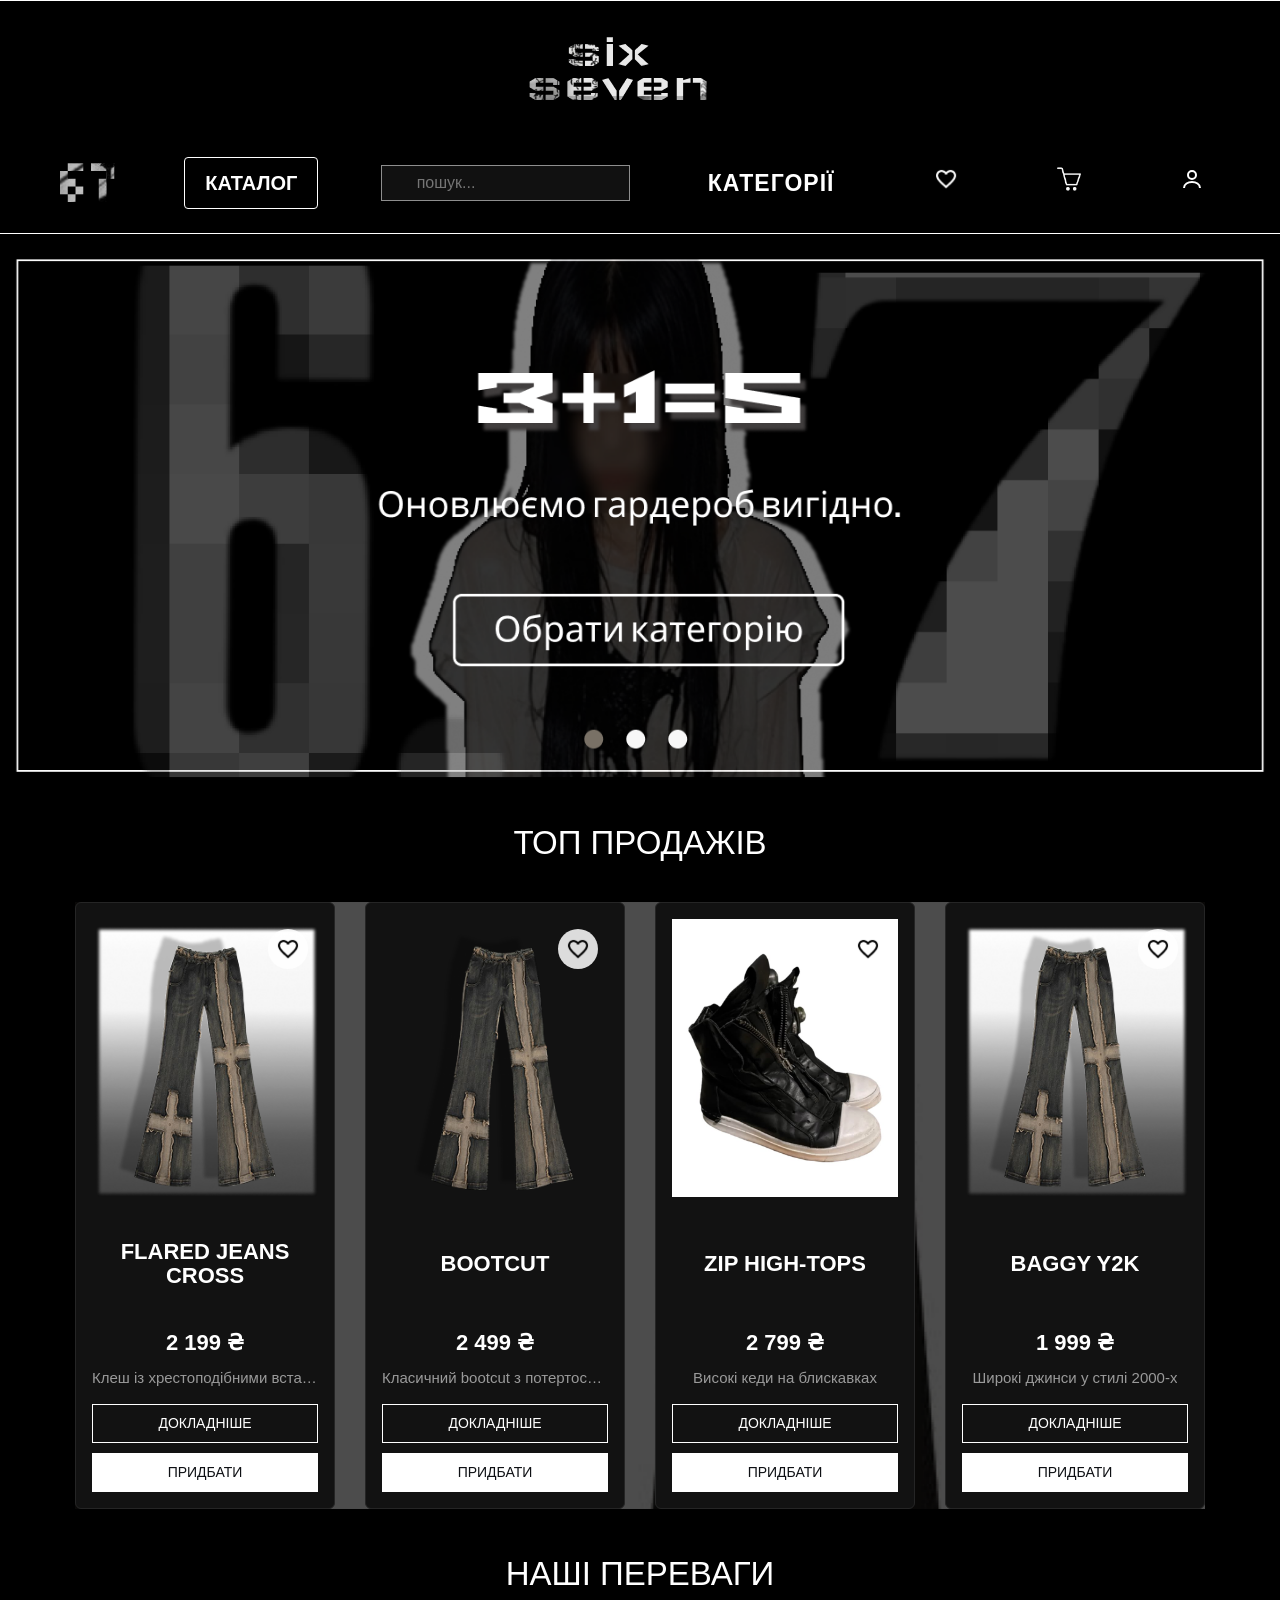
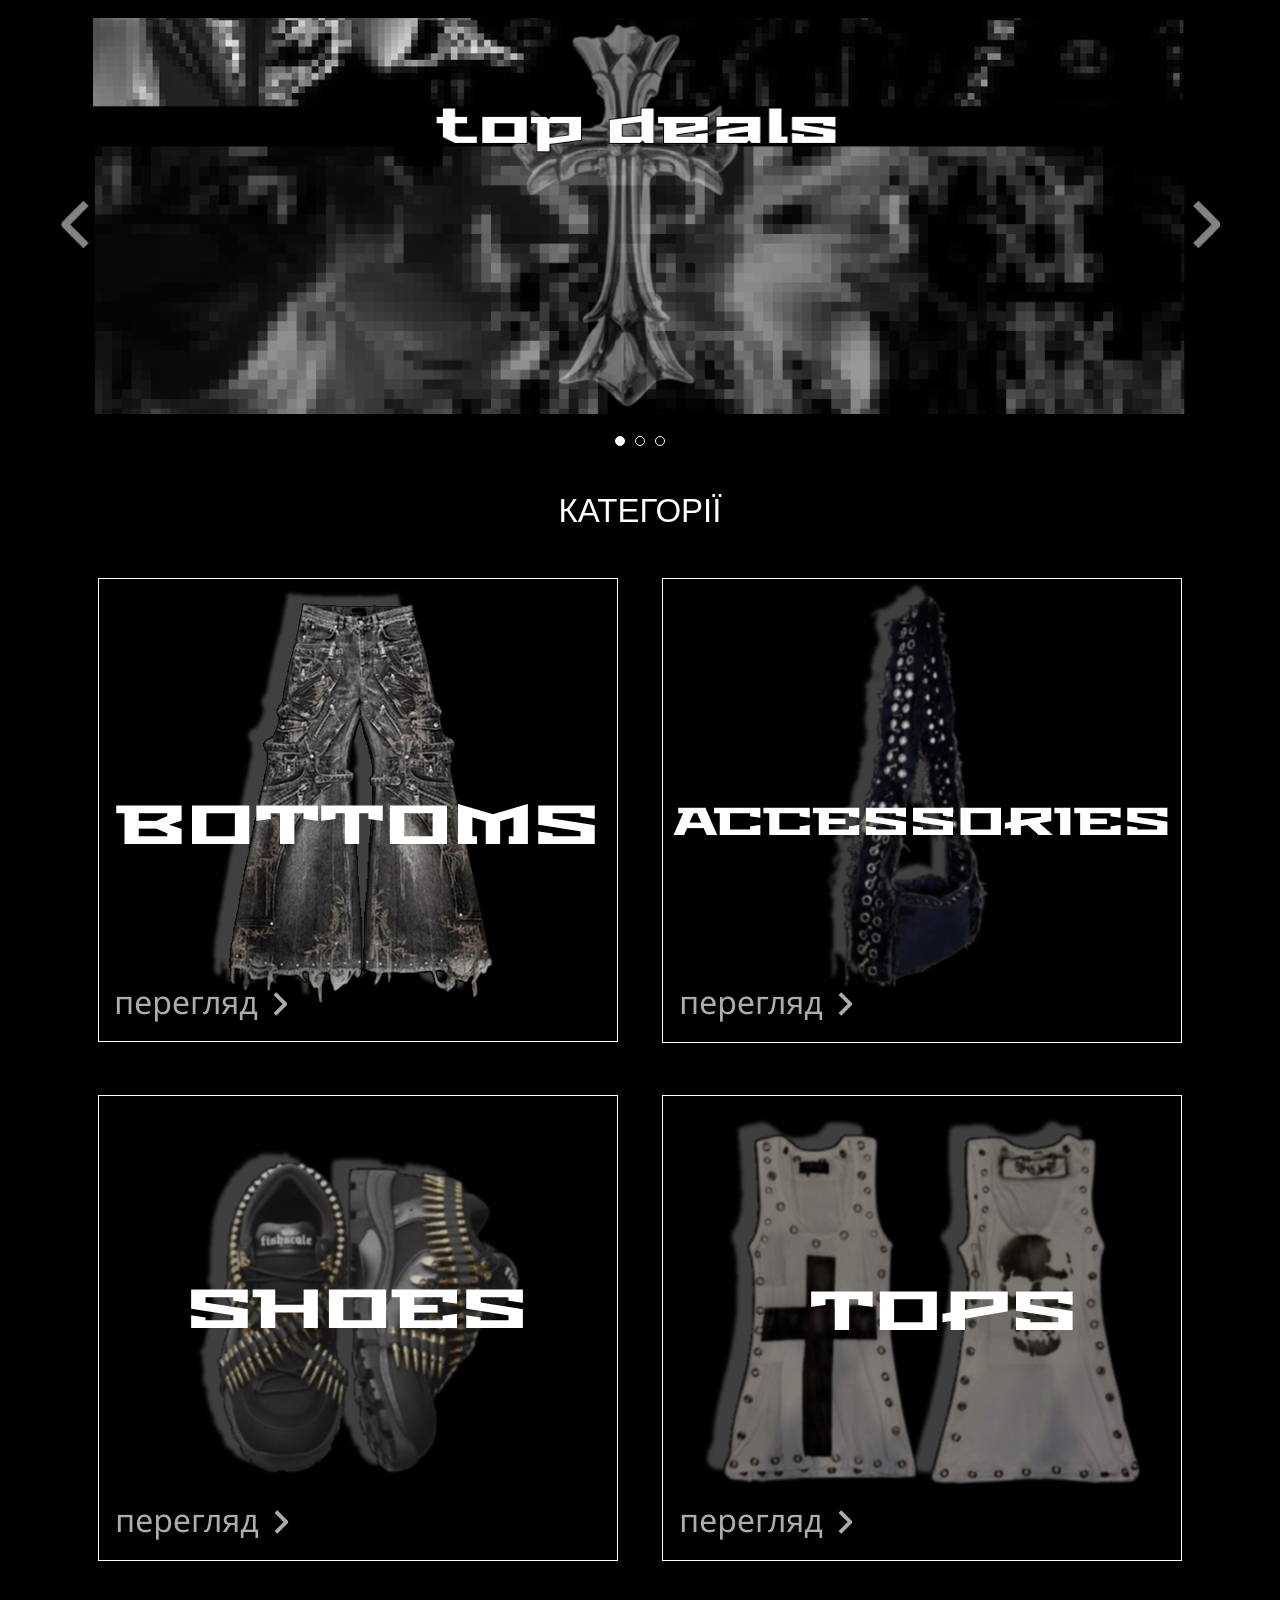
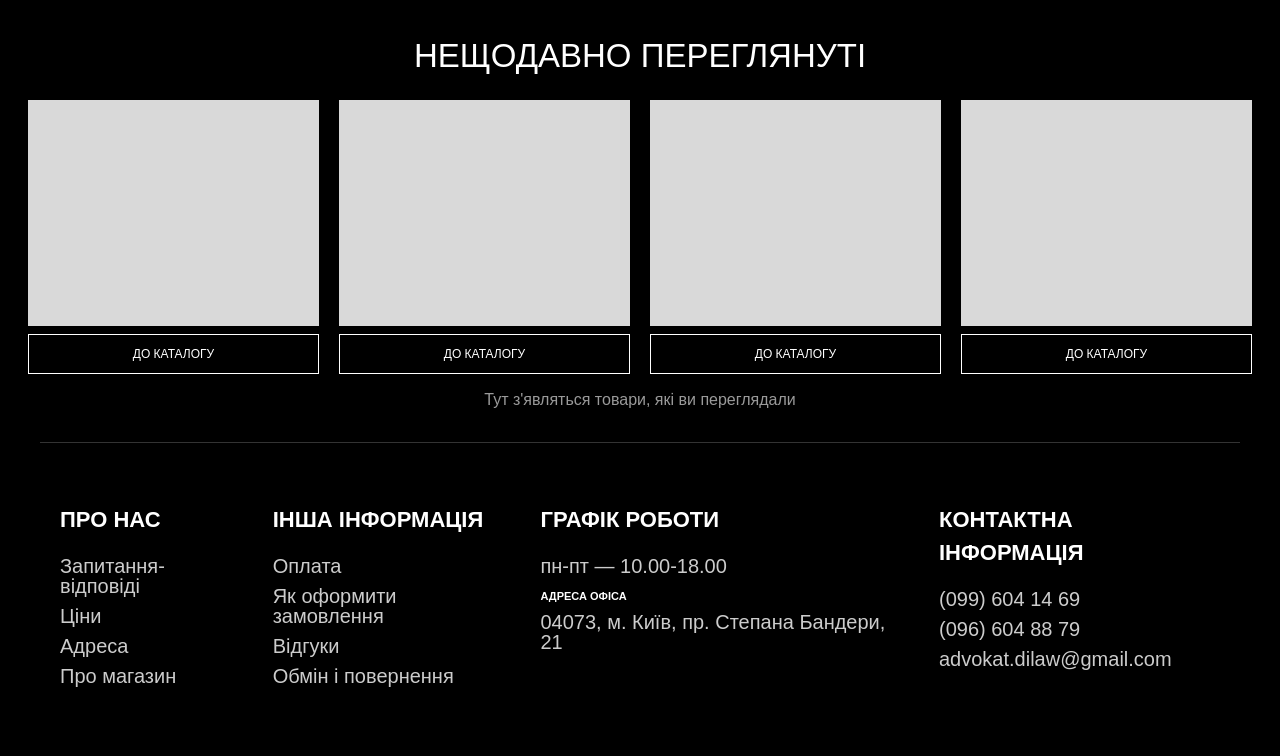
<file: index.html>
<!DOCTYPE html>
<html lang="uk">
<head>
    <meta charset="UTF-8">
    <meta name="viewport" content="width=device-width, initial-scale=1.0">
    <title>SIX SEVEN — магазин одягу</title>
    <meta name="description" content="SIX SEVEN — інтернет-магазин одягу у стилі grunge та y2k. Джинси, худі, топи, взуття та аксесуари з доставкою по Україні.">
    <link rel="stylesheet" href="CSS/style.css">
    <link rel="stylesheet" href="CSS/shop.css">
    <script src="JavaScript/data.js" defer></script>
    <script src="JavaScript/store.js" defer></script>
    <script src="JavaScript/java.js" defer></script>
    <script src="JavaScript/home.js" defer></script>
</head>
<body>
    <header>
        <div class="header">
            <div class="logo-container">
            <a href="index.html" class="logo">
                <img src="img/logo.png" alt="SIX SEVEN">
            </a>
            </div>
            <div class="menu">
              <nav class="layout_menu">
                <ul>
                    <li>
                        <div class="mini_logo">
                            <a href="index.html">
                                <img src="img/logo mini.png" class="logo_mini logos" alt="SIX SEVEN">
                            </a>
                        </div>
                    </li>
                    <li class="dropdown main">
                        <div class="catalog">
                            <a href="index_3.html">КАТАЛОГ</a>
                        </div>
                        <div class="dropdown_wrapper">
                            <ul class="dropdown_menu">
                                <li><a href="index_3.html?cat=clothes">Одяг</a></li>
                                <li><a href="index_3.html?cat=new">Новинки</a></li>
                                <li><a href="index_3.html?cat=outerwear">Верхній одяг</a></li>
                                <li><a href="index_3.html?cat=sweatshirts">Світшоти</a></li>
                                <li><a href="index_3.html?cat=hoodies">Худі</a></li>
                                <li><a href="index_3.html?cat=tshirts">Футболки</a></li>
                                <li><a href="index_3.html?cat=tops">Топи</a></li>
                                <li><a href="index_3.html?cat=dresses">Сукні</a></li>
                                <li><a href="index_3.html?cat=jeans">Джинси</a></li>
                                <li><a href="index_3.html?cat=skirts">Спідниці</a></li>
                                <li><a href="index_3.html?cat=shorts">Шорти</a></li>
                                <li><a href="index_3.html?cat=accessories">Аксесуари</a></li>
                                <li><a href="index_3.html?cat=shoes">Взуття</a></li>
                            </ul>
                        </div>
                    </li>
                    <li class="main">
                        <form class="search-bar" role="search" action="index_3.html">
                            <input type="search" name="q" placeholder="пошук..." aria-label="Пошук">
                        </form>
                    </li>
                    <li class="main">
                        <a href="#category">КАТЕГОРІЇ</a>
                    </li>
                    <li class="main icon-item">
                        <a href="favorites.html" class="icon-link" aria-label="Обране">
                            <img src="img/favourite.png" alt="Обране" class="heart logos">
                            <span class="badge" data-badge="fav" hidden></span>
                        </a>
                    </li>
                    <li class="main icon-item">
                        <a href="cart.html" class="icon-link" aria-label="Кошик">
                            <img src="img/basket.png" alt="Кошик" class="basket logos">
                            <span class="badge" data-badge="cart" hidden></span>
                        </a>
                    </li>
                    <li class="main icon-item">
                        <a href="account.html" class="icon-link account-link" aria-label="Особистий кабінет">
                            <svg class="logos" viewBox="0 0 24 24" width="24" height="24" fill="none" stroke="#fff" stroke-width="2" aria-hidden="true"><circle cx="12" cy="8" r="4"/><path d="M4 21c0-4 4-6 8-6s8 2 8 6"/></svg>
                        </a>
                    </li>
                </ul>
              </nav>
            </div>
        </div>
    </header>
        <div class="content">
            <div class="container">
                <section class="section_1">
                    <a href="#category" class="hero-slide active">
                        <img src="img/advertising.png" alt="Рекламна пропозиція SIX SEVEN">
                    </a>
                    <a href="index_3.html?cat=new" class="hero-slide">
                        <img src="img/advertising2.png" alt="Новинки SIX SEVEN">
                    </a>
                    <a href="index_3.html" class="hero-slide">
                        <img src="img/advertising3.png" alt="Каталог SIX SEVEN">
                    </a>
                </section>

                <section class="section_2">
                    <h2>Топ продажів</h2>
                    <div class="product-grid" id="topSales">
                    </div>
                </section>

                <section class="section_3">
                    <h2>Наші переваги</h2>
                    <div class="slider">
                        <a href="#" class="slide active">
                            <img src="img/SLIDER1.png" alt="Переваги магазину SIX SEVEN">
                        </a>
                        <a href="#" class="slide">
                            <img src="img/SLIDER2.png" alt="Переваги магазину SIX SEVEN">
                        </a>
                        <a href="#" class="slide">
                            <img src="img/SLIDER3.png" alt="Переваги магазину SIX SEVEN">
                        </a>
                    </div>
                </section>
                <section class="section_4">
                    <header class="section" id="category">
                        <h2>КАТЕГОРІЇ</h2>
                    </header>

                    <div class="categories-grid">
                        <a href="index_3.html?cat=bottoms" class="category-card">
                          <img src="img/bottoms.png" alt="Низ: джинси, спідниці, шорти" class="category-img">
                        </a>
                        <a href="index_3.html?cat=accessories" class="category-card">
                            <img src="img/accessories.png" alt="Аксесуари" class="category-img">
                        </a>
                        <a href="index_3.html?cat=shoes" class="category-card">
                            <img src="img/shoes.png" alt="Взуття" class="category-img">
                        </a>
                        <a href="index_3.html?cat=tops" class="category-card">
                            <img src="img/tops.png" alt="Топи" class="category-img">
                        </a>
                    </div>
                </section>
                <section class="section_5">
                    <h2>Нещодавно переглянуті</h2>
                    <div class="card-container" id="recentList">
                        <div class="card">
                            <div class="placeholder">
                                <img src="img/Rectangle.png" alt="Нещодавно переглянутий товар">
                            </div>
                            <a href="index_3.html" class="btn">до каталогу</a>
                        </div>
                        <div class="card">
                            <div class="placeholder">
                                <img src="img/Rectangle.png" alt="Нещодавно переглянутий товар">
                            </div>
                            <a href="index_3.html" class="btn">до каталогу</a>
                        </div>
                        <div class="card">
                            <div class="placeholder">
                                <img src="img/Rectangle.png" alt="Нещодавно переглянутий товар">
                            </div>
                            <a href="index_3.html" class="btn">до каталогу</a>
                        </div>
                        <div class="card">
                            <div class="placeholder">
                                <img src="img/Rectangle.png" alt="Нещодавно переглянутий товар">
                            </div>
                            <a href="index_3.html" class="btn">до каталогу</a>
                        </div>
                    </div>
                    <p class="recent-hint" id="recentHint">Тут з'являться товари, які ви переглядали</p>
                </section>
            </div>

                <footer>
                    <div class="footer-column">
                        <h3>Про нас</h3>
                        <p><a href="faq.html">Запитання-відповіді</a></p>
                        <p><a href="index_3.html">Ціни</a></p>
                        <p><a href="contacts.html">Адреса</a></p>
                        <p><a href="about.html">Про магазин</a></p>
                    </div>
                    <div class="footer-column">
                        <h3>Інша інформація</h3>
                        <p><a href="delivery.html#payment">Оплата</a></p>
                        <p><a href="delivery.html#how">Як оформити замовлення</a></p>
                        <p><a href="about.html#reviews">Відгуки</a></p>
                        <p><a href="delivery.html#return">Обмін і повернення</a></p>
                    </div>
                    <div class="footer-column">
                        <h3>Графік роботи</h3>
                        <p>пн-пт — 10.00-18.00</p>
                        <p><strong>Адреса офіса</strong></p>
                        <p>04073, м. Київ, пр. Степана Бандери, 21</p>
                    </div>
                    <div class="footer-column">
                        <h3>Контактна інформація</h3>
                        <p><a href="tel:+380996041469">(099) 604 14 69</a></p>
                        <p><a href="tel:+380966048879">(096) 604 88 79</a></p>
                        <p><a href="mailto:advokat.dilaw@gmail.com">advokat.dilaw@gmail.com</a></p>
                    </div>
                </footer>

        </div>
</body>
</html>
</file>
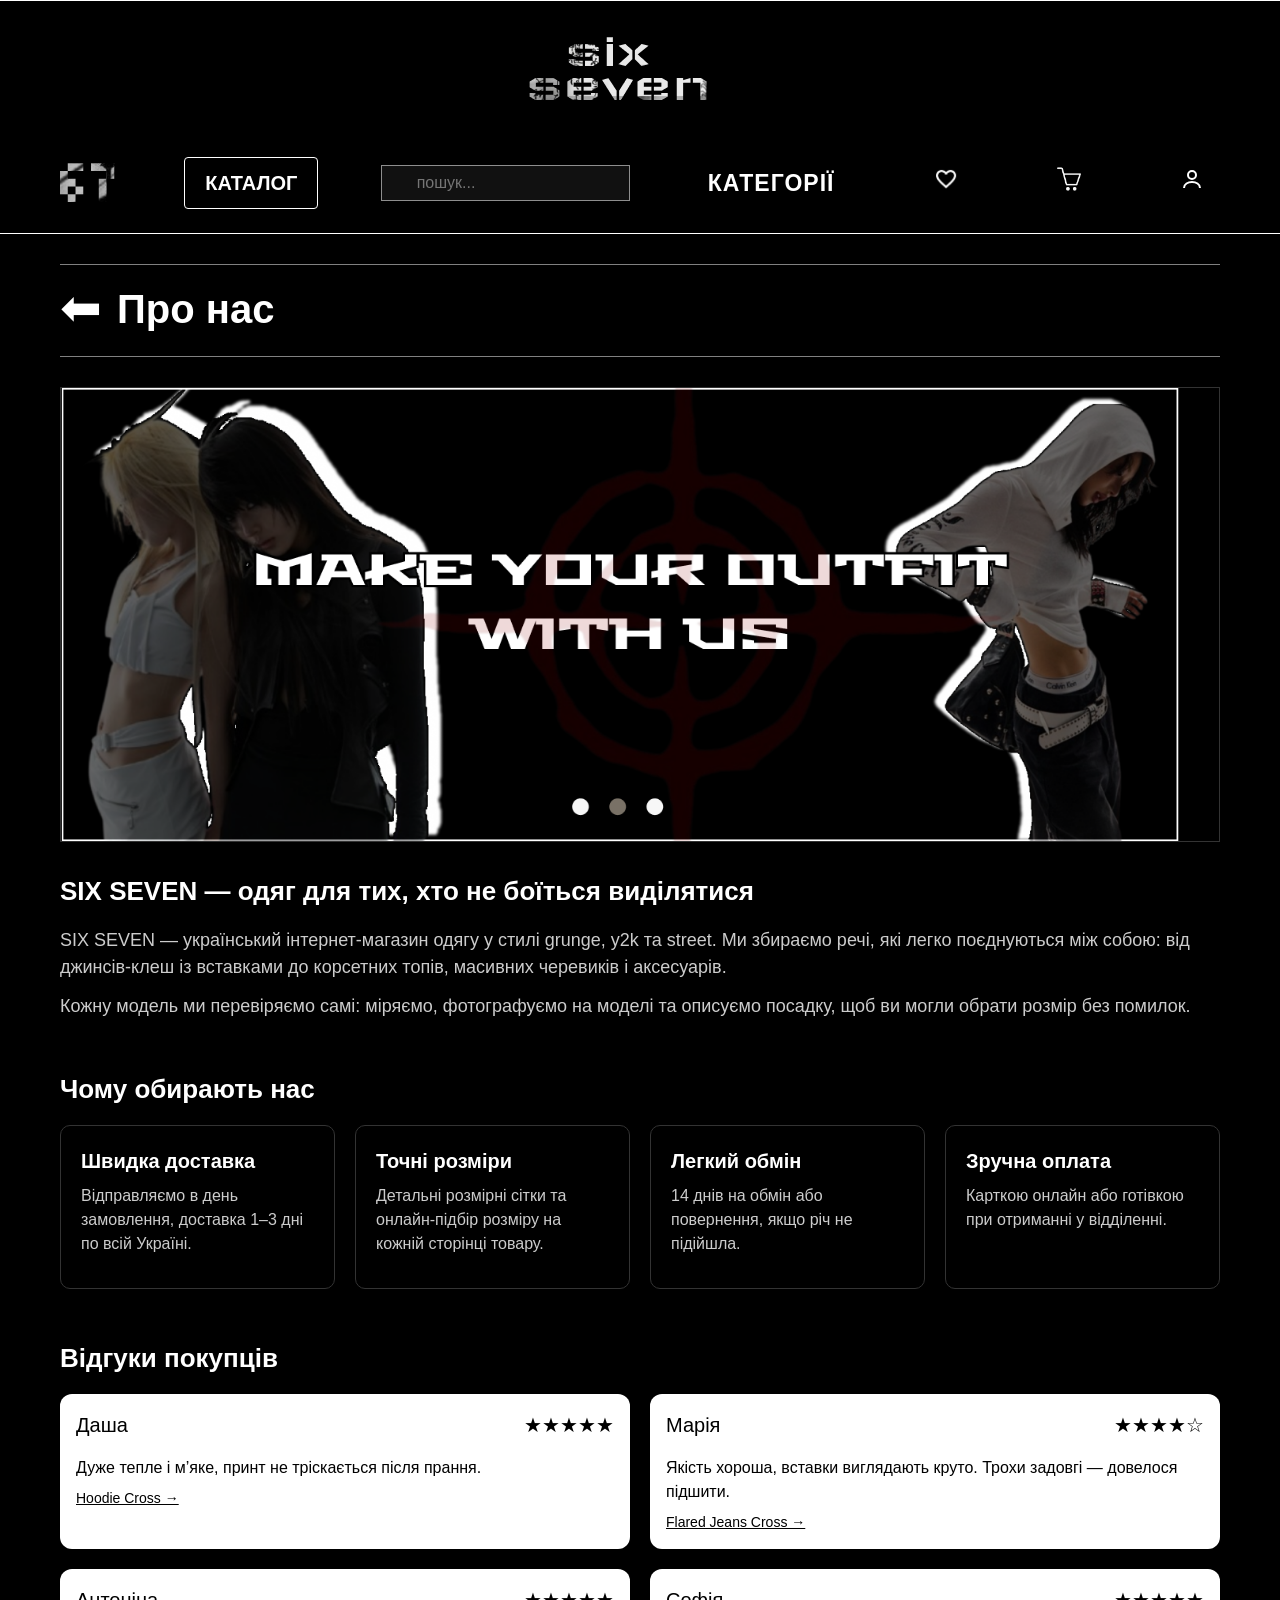
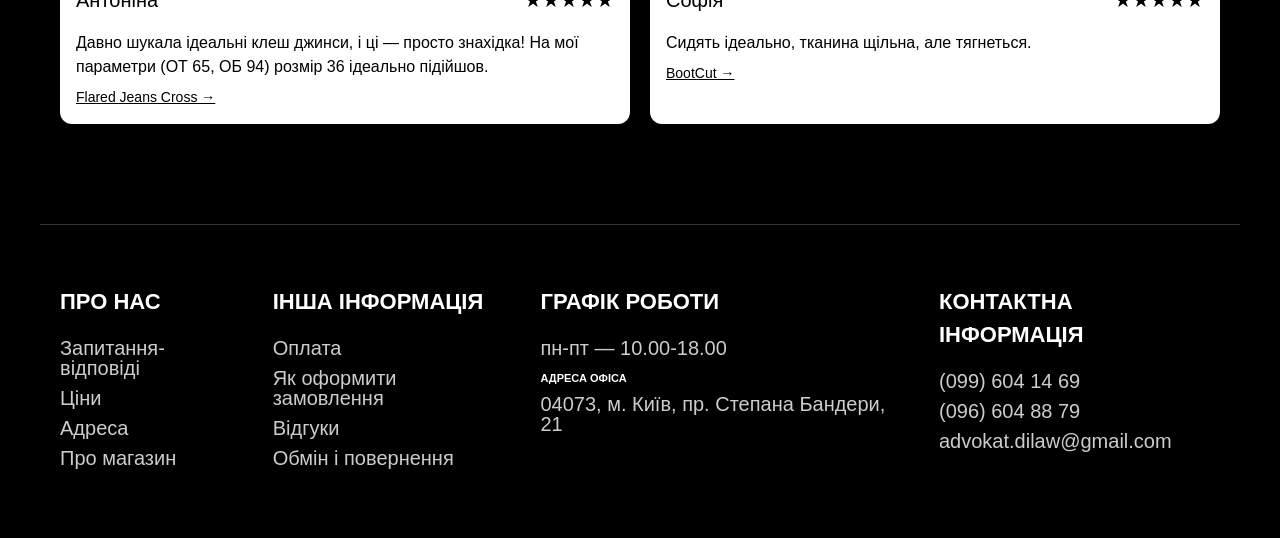
<file: about.html>
<!DOCTYPE html>
<html lang="uk">
<head>
    <meta charset="UTF-8">
    <meta name="viewport" content="width=device-width, initial-scale=1.0">
    <title>Про нас — SIX SEVEN</title>
    <link rel="stylesheet" href="CSS/style.css">
    <link rel="stylesheet" href="CSS/shop.css">
    <script src="JavaScript/data.js" defer></script>
    <script src="JavaScript/store.js" defer></script>
    <script src="JavaScript/pages.js" defer></script>
</head>
<body class="info-page">
    <header>
        <div class="header">
            <div class="logo-container">
            <a href="index.html" class="logo">
                <img src="img/logo.png" alt="SIX SEVEN">
            </a>
            </div>
            <div class="menu">
              <nav class="layout_menu">
                <ul>
                    <li>
                        <div class="mini_logo">
                            <a href="index.html">
                                <img src="img/logo mini.png" class="logo_mini logos" alt="SIX SEVEN">
                            </a>
                        </div>
                    </li>
                    <li class="dropdown main">
                        <div class="catalog">
                            <a href="index_3.html">КАТАЛОГ</a>
                        </div>
                        <div class="dropdown_wrapper">
                            <ul class="dropdown_menu">
                                <li><a href="index_3.html?cat=clothes">Одяг</a></li>
                                <li><a href="index_3.html?cat=new">Новинки</a></li>
                                <li><a href="index_3.html?cat=outerwear">Верхній одяг</a></li>
                                <li><a href="index_3.html?cat=sweatshirts">Світшоти</a></li>
                                <li><a href="index_3.html?cat=hoodies">Худі</a></li>
                                <li><a href="index_3.html?cat=tshirts">Футболки</a></li>
                                <li><a href="index_3.html?cat=tops">Топи</a></li>
                                <li><a href="index_3.html?cat=dresses">Сукні</a></li>
                                <li><a href="index_3.html?cat=jeans">Джинси</a></li>
                                <li><a href="index_3.html?cat=skirts">Спідниці</a></li>
                                <li><a href="index_3.html?cat=shorts">Шорти</a></li>
                                <li><a href="index_3.html?cat=accessories">Аксесуари</a></li>
                                <li><a href="index_3.html?cat=shoes">Взуття</a></li>
                            </ul>
                        </div>
                    </li>
                    <li class="main">
                        <form class="search-bar" role="search" action="index_3.html">
                            <input type="search" name="q" placeholder="пошук..." aria-label="Пошук">
                        </form>
                    </li>
                    <li class="main">
                        <a href="index.html#category">КАТЕГОРІЇ</a>
                    </li>
                    <li class="main icon-item">
                        <a href="favorites.html" class="icon-link" aria-label="Обране">
                            <img src="img/favourite.png" alt="Обране" class="heart logos">
                            <span class="badge" data-badge="fav" hidden></span>
                        </a>
                    </li>
                    <li class="main icon-item">
                        <a href="cart.html" class="icon-link" aria-label="Кошик">
                            <img src="img/basket.png" alt="Кошик" class="basket logos">
                            <span class="badge" data-badge="cart" hidden></span>
                        </a>
                    </li>
                    <li class="main icon-item">
                        <a href="account.html" class="icon-link account-link" aria-label="Особистий кабінет">
                            <svg class="logos" viewBox="0 0 24 24" width="24" height="24" fill="none" stroke="#fff" stroke-width="2" aria-hidden="true"><circle cx="12" cy="8" r="4"/><path d="M4 21c0-4 4-6 8-6s8 2 8 6"/></svg>
                        </a>
                    </li>
                </ul>
              </nav>
            </div>
        </div>
    </header>

    <main class="page container">
        <div class="page-title">
            <a href="index.html" class="back-arrow" aria-label="Назад">⬅</a>
            <h1>Про нас</h1>
        </div>

        <section class="info-block">
            <img src="img/advertising2.png" alt="SIX SEVEN" class="info-banner">
            <h2>SIX SEVEN — одяг для тих, хто не боїться виділятися</h2>
            <p>SIX SEVEN — український інтернет-магазин одягу у стилі grunge, y2k та street. Ми збираємо речі, які
               легко поєднуються між собою: від джинсів-клеш із вставками до корсетних топів, масивних черевиків і аксесуарів.</p>
            <p>Кожну модель ми перевіряємо самі: міряємо, фотографуємо на моделі та описуємо посадку, щоб ви могли
               обрати розмір без помилок.</p>
        </section>

        <section class="info-block">
            <h2>Чому обирають нас</h2>
            <div class="features">
                <div class="feature"><h3>Швидка доставка</h3><p>Відправляємо в день замовлення, доставка 1–3 дні по всій Україні.</p></div>
                <div class="feature"><h3>Точні розміри</h3><p>Детальні розмірні сітки та онлайн-підбір розміру на кожній сторінці товару.</p></div>
                <div class="feature"><h3>Легкий обмін</h3><p>14 днів на обмін або повернення, якщо річ не підійшла.</p></div>
                <div class="feature"><h3>Зручна оплата</h3><p>Карткою онлайн або готівкою при отриманні у відділенні.</p></div>
            </div>
        </section>

        <section class="info-block" id="reviews">
            <h2>Відгуки покупців</h2>
            <div class="all-reviews" id="allReviews"></div>
        </section>
    </main>

    <footer>
                    <div class="footer-column">
                        <h3>Про нас</h3>
                        <p><a href="faq.html">Запитання-відповіді</a></p>
                        <p><a href="index_3.html">Ціни</a></p>
                        <p><a href="contacts.html">Адреса</a></p>
                        <p><a href="about.html">Про магазин</a></p>
                    </div>
                    <div class="footer-column">
                        <h3>Інша інформація</h3>
                        <p><a href="delivery.html#payment">Оплата</a></p>
                        <p><a href="delivery.html#how">Як оформити замовлення</a></p>
                        <p><a href="about.html#reviews">Відгуки</a></p>
                        <p><a href="delivery.html#return">Обмін і повернення</a></p>
                    </div>
                    <div class="footer-column">
                        <h3>Графік роботи</h3>
                        <p>пн-пт — 10.00-18.00</p>
                        <p><strong>Адреса офіса</strong></p>
                        <p>04073, м. Київ, пр. Степана Бандери, 21</p>
                    </div>
                    <div class="footer-column">
                        <h3>Контактна інформація</h3>
                        <p><a href="tel:+380996041469">(099) 604 14 69</a></p>
                        <p><a href="tel:+380966048879">(096) 604 88 79</a></p>
                        <p><a href="mailto:advokat.dilaw@gmail.com">advokat.dilaw@gmail.com</a></p>
                    </div>
                </footer>
</body>
</html>
</file>
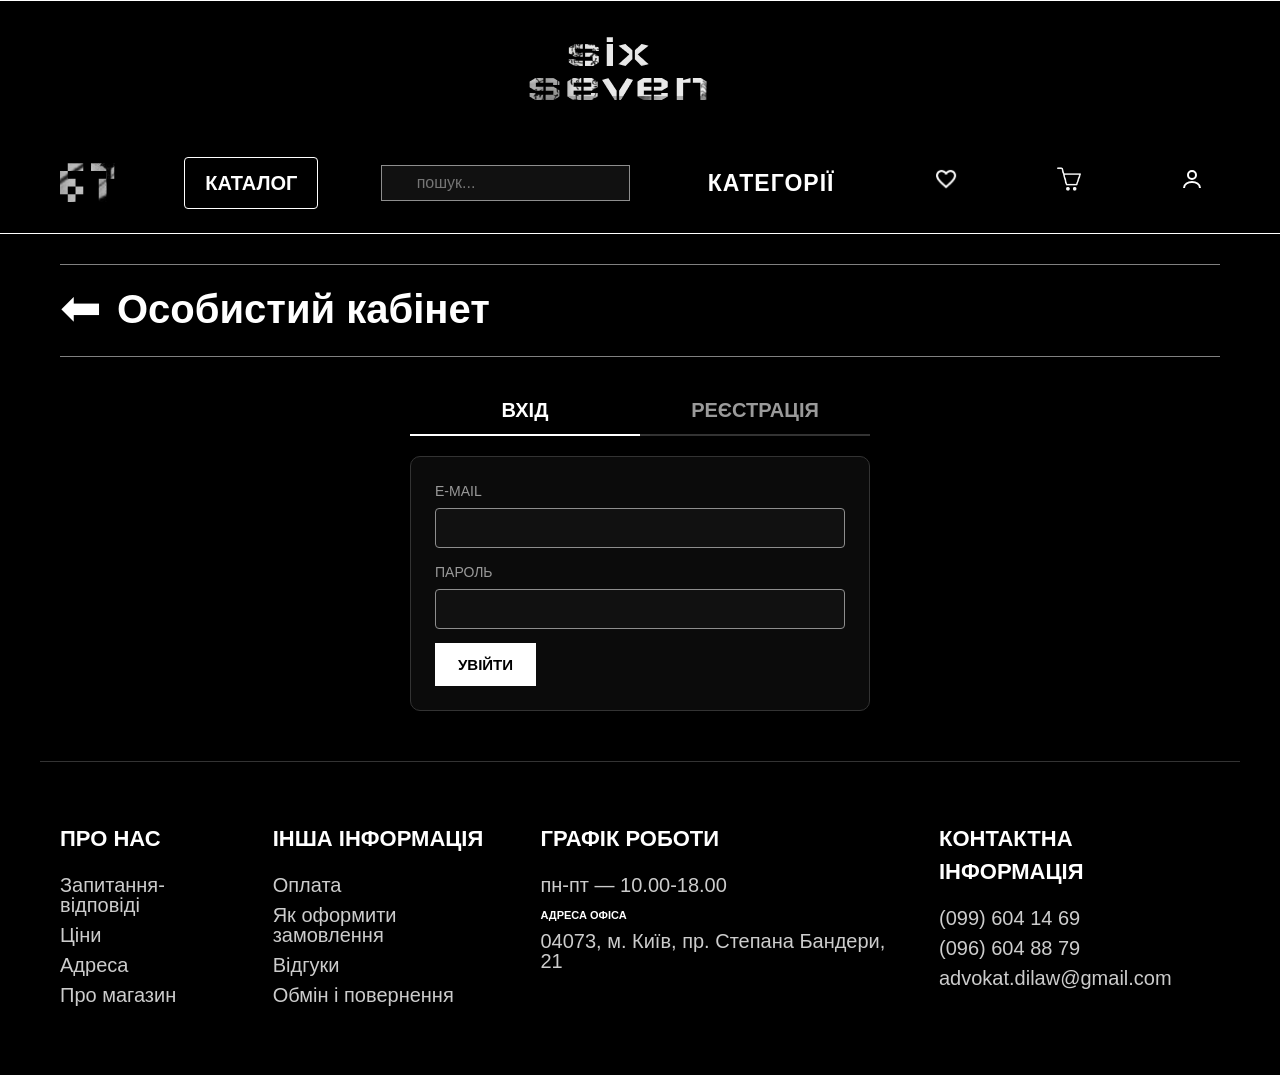
<file: account.html>
<!DOCTYPE html>
<html lang="uk">
<head>
    <meta charset="UTF-8">
    <meta name="viewport" content="width=device-width, initial-scale=1.0">
    <title>Особистий кабінет — SIX SEVEN</title>
    <link rel="stylesheet" href="CSS/style.css">
    <link rel="stylesheet" href="CSS/shop.css">
    <script src="JavaScript/data.js" defer></script>
    <script src="JavaScript/store.js" defer></script>
    <script src="JavaScript/account.js" defer></script>
</head>
<body class="account-page">
    <header>
        <div class="header">
            <div class="logo-container">
            <a href="index.html" class="logo">
                <img src="img/logo.png" alt="SIX SEVEN">
            </a>
            </div>
            <div class="menu">
              <nav class="layout_menu">
                <ul>
                    <li>
                        <div class="mini_logo">
                            <a href="index.html">
                                <img src="img/logo mini.png" class="logo_mini logos" alt="SIX SEVEN">
                            </a>
                        </div>
                    </li>
                    <li class="dropdown main">
                        <div class="catalog">
                            <a href="index_3.html">КАТАЛОГ</a>
                        </div>
                        <div class="dropdown_wrapper">
                            <ul class="dropdown_menu">
                                <li><a href="index_3.html?cat=clothes">Одяг</a></li>
                                <li><a href="index_3.html?cat=new">Новинки</a></li>
                                <li><a href="index_3.html?cat=outerwear">Верхній одяг</a></li>
                                <li><a href="index_3.html?cat=sweatshirts">Світшоти</a></li>
                                <li><a href="index_3.html?cat=hoodies">Худі</a></li>
                                <li><a href="index_3.html?cat=tshirts">Футболки</a></li>
                                <li><a href="index_3.html?cat=tops">Топи</a></li>
                                <li><a href="index_3.html?cat=dresses">Сукні</a></li>
                                <li><a href="index_3.html?cat=jeans">Джинси</a></li>
                                <li><a href="index_3.html?cat=skirts">Спідниці</a></li>
                                <li><a href="index_3.html?cat=shorts">Шорти</a></li>
                                <li><a href="index_3.html?cat=accessories">Аксесуари</a></li>
                                <li><a href="index_3.html?cat=shoes">Взуття</a></li>
                            </ul>
                        </div>
                    </li>
                    <li class="main">
                        <form class="search-bar" role="search" action="index_3.html">
                            <input type="search" name="q" placeholder="пошук..." aria-label="Пошук">
                        </form>
                    </li>
                    <li class="main">
                        <a href="index.html#category">КАТЕГОРІЇ</a>
                    </li>
                    <li class="main icon-item">
                        <a href="favorites.html" class="icon-link" aria-label="Обране">
                            <img src="img/favourite.png" alt="Обране" class="heart logos">
                            <span class="badge" data-badge="fav" hidden></span>
                        </a>
                    </li>
                    <li class="main icon-item">
                        <a href="cart.html" class="icon-link" aria-label="Кошик">
                            <img src="img/basket.png" alt="Кошик" class="basket logos">
                            <span class="badge" data-badge="cart" hidden></span>
                        </a>
                    </li>
                    <li class="main icon-item">
                        <a href="account.html" class="icon-link account-link" aria-label="Особистий кабінет">
                            <svg class="logos" viewBox="0 0 24 24" width="24" height="24" fill="none" stroke="#fff" stroke-width="2" aria-hidden="true"><circle cx="12" cy="8" r="4"/><path d="M4 21c0-4 4-6 8-6s8 2 8 6"/></svg>
                        </a>
                    </li>
                </ul>
              </nav>
            </div>
        </div>
    </header>

    <main class="page container">
        <div class="page-title">
            <a href="index.html" class="back-arrow" aria-label="Назад">⬅</a>
            <h1>Особистий кабінет</h1>
        </div>

        <section class="auth" id="authSection" hidden>
            <div class="auth-tabs" role="tablist">
                <button type="button" class="auth-tab active" data-tab="login" role="tab">Вхід</button>
                <button type="button" class="auth-tab" data-tab="register" role="tab">Реєстрація</button>
            </div>

            <form class="panel auth-form" id="loginForm" novalidate>
                <label>E-mail<input type="email" name="email" required autocomplete="email"></label>
                <label>Пароль<input type="password" name="password" required autocomplete="current-password"></label>
                <p class="form-error" hidden></p>
                <button type="submit" class="btn-primary">Увійти</button>
            </form>

            <form class="panel auth-form" id="registerForm" novalidate hidden>
                <label>Ім'я<input type="text" name="name" required autocomplete="given-name"></label>
                <label>E-mail<input type="email" name="email" required autocomplete="email"></label>
                <label>Пароль (мінімум 6 символів)<input type="password" name="password" minlength="6" required autocomplete="new-password"></label>
                <label>Повторіть пароль<input type="password" name="password2" required autocomplete="new-password"></label>
                <p class="form-error" hidden></p>
                <button type="submit" class="btn-primary">Зареєструватися</button>
            </form>

        </section>

        <section class="profile" id="profileSection" hidden>
            <p class="page-lead">Вітаємо, <b id="userName"></b>! <button type="button" class="link-btn" id="logoutBtn">Вийти</button></p>

            <div class="profile-grid">
                <form class="panel" id="profileForm">
                    <h2>Мої дані</h2>
                    <label>Ім'я та прізвище<input type="text" name="name" required></label>
                    <label>E-mail<input type="email" name="email" disabled></label>
                    <label>Телефон<input type="tel" name="phone" placeholder="+380 99 123 45 67"></label>
                    <label>Місто<select name="city" id="profileCity"><option value="">Оберіть місто</option></select></label>
                    <label>Відділення Нової пошти<select name="branch" id="profileBranch"><option value="">Спочатку оберіть місто</option></select></label>
                    <button type="submit" class="btn-primary">Зберегти</button>
                </form>

                <div class="panel">
                    <h2>Мої замовлення</h2>
                    <div id="ordersList"></div>
                </div>
            </div>

            <div class="profile-links">
                <a href="favorites.html" class="btn-outline">♡ Обране (<span id="favCount">0</span>)</a>
                <a href="cart.html" class="btn-outline">🛒 Кошик (<span id="cartCount">0</span>)</a>
            </div>
        </section>
    </main>

    <footer>
                    <div class="footer-column">
                        <h3>Про нас</h3>
                        <p><a href="faq.html">Запитання-відповіді</a></p>
                        <p><a href="index_3.html">Ціни</a></p>
                        <p><a href="contacts.html">Адреса</a></p>
                        <p><a href="about.html">Про магазин</a></p>
                    </div>
                    <div class="footer-column">
                        <h3>Інша інформація</h3>
                        <p><a href="delivery.html#payment">Оплата</a></p>
                        <p><a href="delivery.html#how">Як оформити замовлення</a></p>
                        <p><a href="about.html#reviews">Відгуки</a></p>
                        <p><a href="delivery.html#return">Обмін і повернення</a></p>
                    </div>
                    <div class="footer-column">
                        <h3>Графік роботи</h3>
                        <p>пн-пт — 10.00-18.00</p>
                        <p><strong>Адреса офіса</strong></p>
                        <p>04073, м. Київ, пр. Степана Бандери, 21</p>
                    </div>
                    <div class="footer-column">
                        <h3>Контактна інформація</h3>
                        <p><a href="tel:+380996041469">(099) 604 14 69</a></p>
                        <p><a href="tel:+380966048879">(096) 604 88 79</a></p>
                        <p><a href="mailto:advokat.dilaw@gmail.com">advokat.dilaw@gmail.com</a></p>
                    </div>
                </footer>
</body>
</html>
</file>
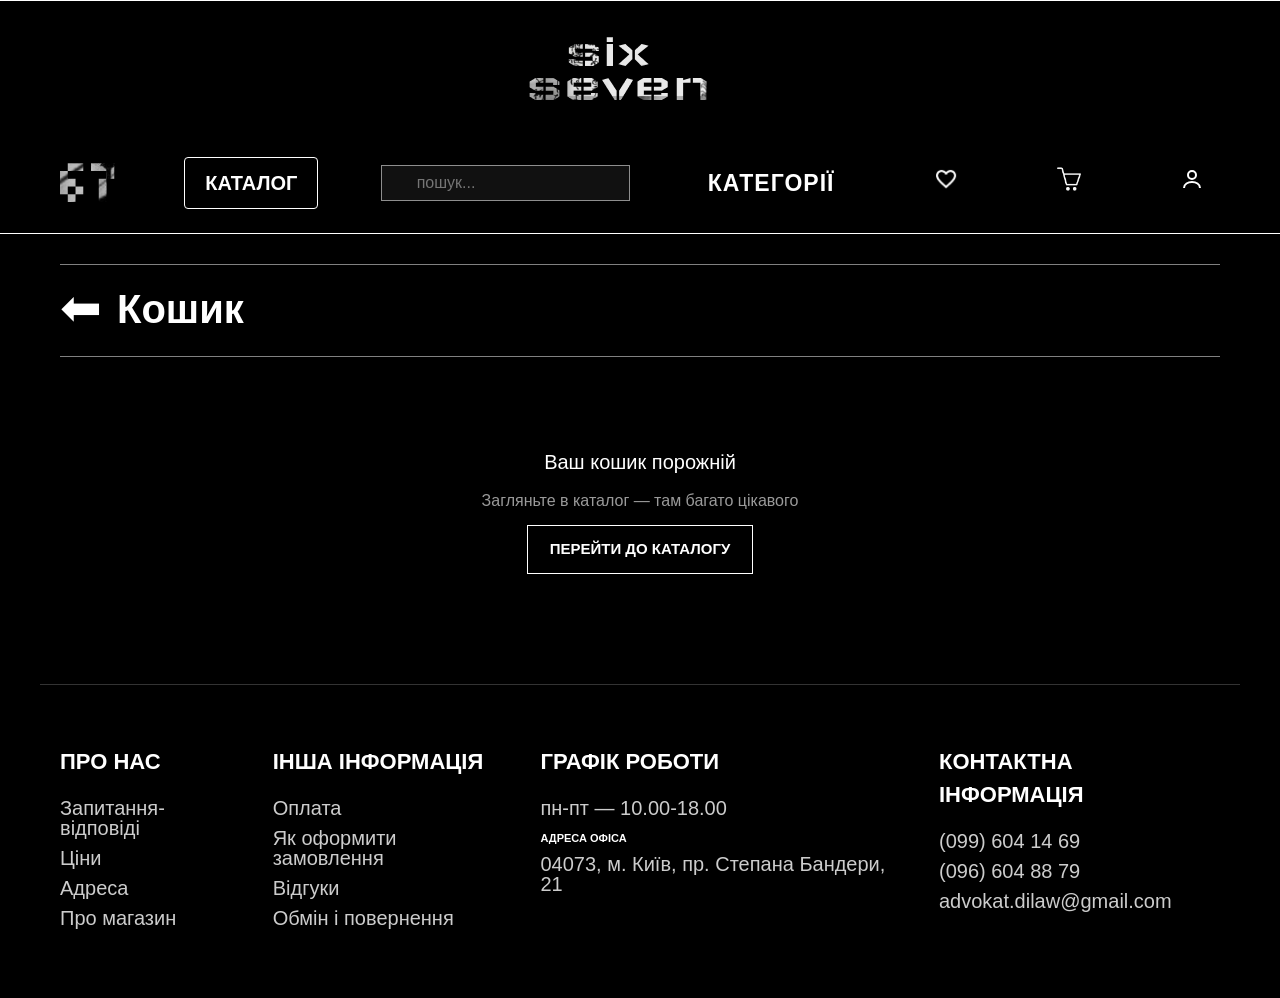
<file: cart.html>
<!DOCTYPE html>
<html lang="uk">
<head>
    <meta charset="UTF-8">
    <meta name="viewport" content="width=device-width, initial-scale=1.0">
    <title>Кошик — SIX SEVEN</title>
    <link rel="stylesheet" href="CSS/style.css">
    <link rel="stylesheet" href="CSS/shop.css">
    <script src="JavaScript/data.js" defer></script>
    <script src="JavaScript/store.js" defer></script>
    <script src="JavaScript/cart.js" defer></script>
</head>
<body class="cart-page">
    <header>
        <div class="header">
            <div class="logo-container">
            <a href="index.html" class="logo">
                <img src="img/logo.png" alt="SIX SEVEN">
            </a>
            </div>
            <div class="menu">
              <nav class="layout_menu">
                <ul>
                    <li>
                        <div class="mini_logo">
                            <a href="index.html">
                                <img src="img/logo mini.png" class="logo_mini logos" alt="SIX SEVEN">
                            </a>
                        </div>
                    </li>
                    <li class="dropdown main">
                        <div class="catalog">
                            <a href="index_3.html">КАТАЛОГ</a>
                        </div>
                        <div class="dropdown_wrapper">
                            <ul class="dropdown_menu">
                                <li><a href="index_3.html?cat=clothes">Одяг</a></li>
                                <li><a href="index_3.html?cat=new">Новинки</a></li>
                                <li><a href="index_3.html?cat=outerwear">Верхній одяг</a></li>
                                <li><a href="index_3.html?cat=sweatshirts">Світшоти</a></li>
                                <li><a href="index_3.html?cat=hoodies">Худі</a></li>
                                <li><a href="index_3.html?cat=tshirts">Футболки</a></li>
                                <li><a href="index_3.html?cat=tops">Топи</a></li>
                                <li><a href="index_3.html?cat=dresses">Сукні</a></li>
                                <li><a href="index_3.html?cat=jeans">Джинси</a></li>
                                <li><a href="index_3.html?cat=skirts">Спідниці</a></li>
                                <li><a href="index_3.html?cat=shorts">Шорти</a></li>
                                <li><a href="index_3.html?cat=accessories">Аксесуари</a></li>
                                <li><a href="index_3.html?cat=shoes">Взуття</a></li>
                            </ul>
                        </div>
                    </li>
                    <li class="main">
                        <form class="search-bar" role="search" action="index_3.html">
                            <input type="search" name="q" placeholder="пошук..." aria-label="Пошук">
                        </form>
                    </li>
                    <li class="main">
                        <a href="index.html#category">КАТЕГОРІЇ</a>
                    </li>
                    <li class="main icon-item">
                        <a href="favorites.html" class="icon-link" aria-label="Обране">
                            <img src="img/favourite.png" alt="Обране" class="heart logos">
                            <span class="badge" data-badge="fav" hidden></span>
                        </a>
                    </li>
                    <li class="main icon-item">
                        <a href="cart.html" class="icon-link" aria-label="Кошик">
                            <img src="img/basket.png" alt="Кошик" class="basket logos">
                            <span class="badge" data-badge="cart" hidden></span>
                        </a>
                    </li>
                    <li class="main icon-item">
                        <a href="account.html" class="icon-link account-link" aria-label="Особистий кабінет">
                            <svg class="logos" viewBox="0 0 24 24" width="24" height="24" fill="none" stroke="#fff" stroke-width="2" aria-hidden="true"><circle cx="12" cy="8" r="4"/><path d="M4 21c0-4 4-6 8-6s8 2 8 6"/></svg>
                        </a>
                    </li>
                </ul>
              </nav>
            </div>
        </div>
    </header>

    <main class="page container">
        <div class="page-title">
            <a href="index_3.html" class="back-arrow" aria-label="Назад">⬅</a>
            <h1>Кошик</h1>
        </div>

        <div class="cart-layout" id="cartLayout">
            <div class="cart-items" id="cartItems">
            </div>

            <aside class="summary" id="cartSummary">
                <h2>Ваше замовлення</h2>
                <div class="sum-row"><span>Товари (<span id="sumCount">0</span> шт.)</span><span id="sumSubtotal">0 ₴</span></div>
                <div class="sum-row"><span>Доставка</span><span id="sumDelivery"></span></div>
                <div class="sum-row sum-total"><span>До сплати</span><span id="sumTotal">0 ₴</span></div>
                <a href="form.html" class="btn-primary">Оформити замовлення</a>
                <a href="index_3.html" class="btn-outline">Продовжити покупки</a>
            </aside>
        </div>

        <div class="empty-state" id="cartEmpty" hidden>
            <p>Ваш кошик порожній</p>
            <p class="muted">Загляньте в каталог — там багато цікавого</p>
            <a href="index_3.html" class="btn-outline">Перейти до каталогу</a>
        </div>
    </main>

    <footer>
                    <div class="footer-column">
                        <h3>Про нас</h3>
                        <p><a href="faq.html">Запитання-відповіді</a></p>
                        <p><a href="index_3.html">Ціни</a></p>
                        <p><a href="contacts.html">Адреса</a></p>
                        <p><a href="about.html">Про магазин</a></p>
                    </div>
                    <div class="footer-column">
                        <h3>Інша інформація</h3>
                        <p><a href="delivery.html#payment">Оплата</a></p>
                        <p><a href="delivery.html#how">Як оформити замовлення</a></p>
                        <p><a href="about.html#reviews">Відгуки</a></p>
                        <p><a href="delivery.html#return">Обмін і повернення</a></p>
                    </div>
                    <div class="footer-column">
                        <h3>Графік роботи</h3>
                        <p>пн-пт — 10.00-18.00</p>
                        <p><strong>Адреса офіса</strong></p>
                        <p>04073, м. Київ, пр. Степана Бандери, 21</p>
                    </div>
                    <div class="footer-column">
                        <h3>Контактна інформація</h3>
                        <p><a href="tel:+380996041469">(099) 604 14 69</a></p>
                        <p><a href="tel:+380966048879">(096) 604 88 79</a></p>
                        <p><a href="mailto:advokat.dilaw@gmail.com">advokat.dilaw@gmail.com</a></p>
                    </div>
                </footer>
</body>
</html>
</file>
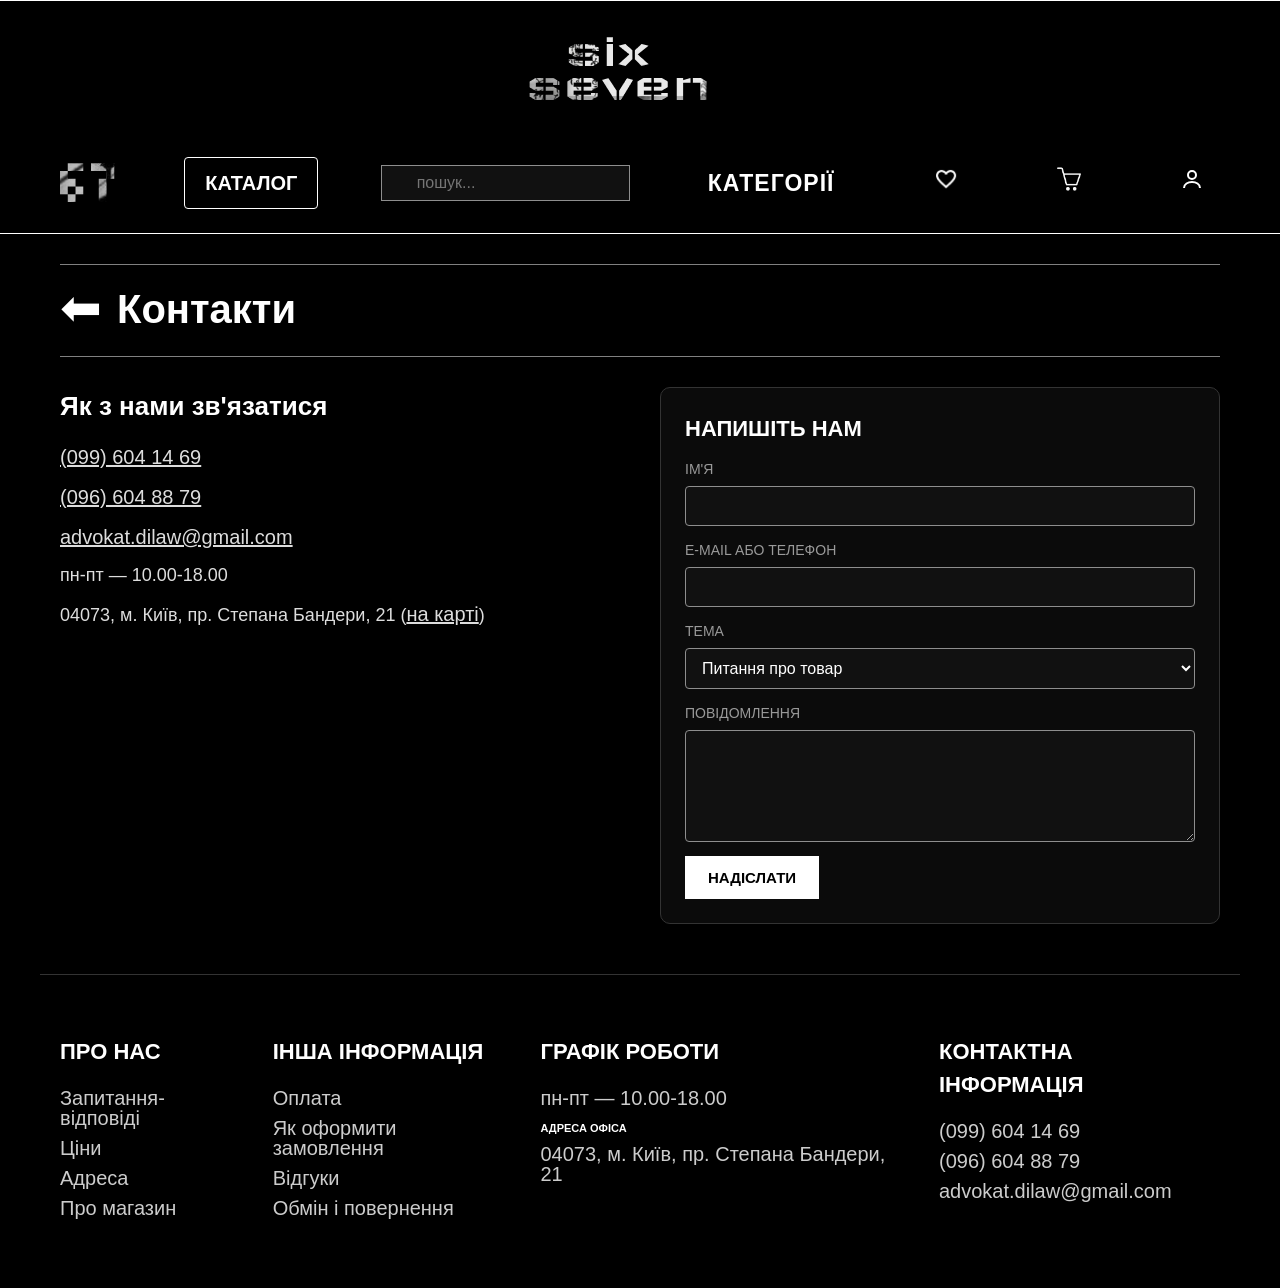
<file: contacts.html>
<!DOCTYPE html>
<html lang="uk">
<head>
    <meta charset="UTF-8">
    <meta name="viewport" content="width=device-width, initial-scale=1.0">
    <title>Контакти — SIX SEVEN</title>
    <link rel="stylesheet" href="CSS/style.css">
    <link rel="stylesheet" href="CSS/shop.css">
    <script src="JavaScript/data.js" defer></script>
    <script src="JavaScript/store.js" defer></script>
    <script src="JavaScript/pages.js" defer></script>
</head>
<body class="info-page">
    <header>
        <div class="header">
            <div class="logo-container">
            <a href="index.html" class="logo">
                <img src="img/logo.png" alt="SIX SEVEN">
            </a>
            </div>
            <div class="menu">
              <nav class="layout_menu">
                <ul>
                    <li>
                        <div class="mini_logo">
                            <a href="index.html">
                                <img src="img/logo mini.png" class="logo_mini logos" alt="SIX SEVEN">
                            </a>
                        </div>
                    </li>
                    <li class="dropdown main">
                        <div class="catalog">
                            <a href="index_3.html">КАТАЛОГ</a>
                        </div>
                        <div class="dropdown_wrapper">
                            <ul class="dropdown_menu">
                                <li><a href="index_3.html?cat=clothes">Одяг</a></li>
                                <li><a href="index_3.html?cat=new">Новинки</a></li>
                                <li><a href="index_3.html?cat=outerwear">Верхній одяг</a></li>
                                <li><a href="index_3.html?cat=sweatshirts">Світшоти</a></li>
                                <li><a href="index_3.html?cat=hoodies">Худі</a></li>
                                <li><a href="index_3.html?cat=tshirts">Футболки</a></li>
                                <li><a href="index_3.html?cat=tops">Топи</a></li>
                                <li><a href="index_3.html?cat=dresses">Сукні</a></li>
                                <li><a href="index_3.html?cat=jeans">Джинси</a></li>
                                <li><a href="index_3.html?cat=skirts">Спідниці</a></li>
                                <li><a href="index_3.html?cat=shorts">Шорти</a></li>
                                <li><a href="index_3.html?cat=accessories">Аксесуари</a></li>
                                <li><a href="index_3.html?cat=shoes">Взуття</a></li>
                            </ul>
                        </div>
                    </li>
                    <li class="main">
                        <form class="search-bar" role="search" action="index_3.html">
                            <input type="search" name="q" placeholder="пошук..." aria-label="Пошук">
                        </form>
                    </li>
                    <li class="main">
                        <a href="index.html#category">КАТЕГОРІЇ</a>
                    </li>
                    <li class="main icon-item">
                        <a href="favorites.html" class="icon-link" aria-label="Обране">
                            <img src="img/favourite.png" alt="Обране" class="heart logos">
                            <span class="badge" data-badge="fav" hidden></span>
                        </a>
                    </li>
                    <li class="main icon-item">
                        <a href="cart.html" class="icon-link" aria-label="Кошик">
                            <img src="img/basket.png" alt="Кошик" class="basket logos">
                            <span class="badge" data-badge="cart" hidden></span>
                        </a>
                    </li>
                    <li class="main icon-item">
                        <a href="account.html" class="icon-link account-link" aria-label="Особистий кабінет">
                            <svg class="logos" viewBox="0 0 24 24" width="24" height="24" fill="none" stroke="#fff" stroke-width="2" aria-hidden="true"><circle cx="12" cy="8" r="4"/><path d="M4 21c0-4 4-6 8-6s8 2 8 6"/></svg>
                        </a>
                    </li>
                </ul>
              </nav>
            </div>
        </div>
    </header>

    <main class="page container">
        <div class="page-title">
            <a href="index.html" class="back-arrow" aria-label="Назад">⬅</a>
            <h1>Контакти</h1>
        </div>

        <div class="contacts-grid">
            <section class="info-block">
                <h2>Як з нами зв'язатися</h2>
                <ul class="info-list contacts-list">
                    <li><a href="tel:+380996041469">(099) 604 14 69</a></li>
                    <li><a href="tel:+380966048879">(096) 604 88 79</a></li>
                    <li><a href="mailto:advokat.dilaw@gmail.com">advokat.dilaw@gmail.com</a></li>
                    <li>пн-пт — 10.00-18.00</li>
                    <li>04073, м. Київ, пр. Степана Бандери, 21
                        (<a href="https://www.google.com/maps/search/?api=1&query=%D0%BF%D1%80.%20%D0%A1%D1%82%D0%B5%D0%BF%D0%B0%D0%BD%D0%B0%20%D0%91%D0%B0%D0%BD%D0%B4%D0%B5%D1%80%D0%B8%2021%20%D0%9A%D0%B8%D1%97%D0%B2" target="_blank" rel="noopener">на карті</a>)</li>
                </ul>
            </section>

            <form class="panel" id="contactForm" novalidate>
                <h2>Напишіть нам</h2>
                <label>Ім'я<input type="text" name="name" required></label>
                <label>E-mail або телефон<input type="text" name="contact" required></label>
                <label>Тема
                    <select name="topic">
                        <option>Питання про товар</option>
                        <option>Статус замовлення</option>
                        <option>Обмін або повернення</option>
                        <option>Співпраця</option>
                        <option>Інше</option>
                    </select>
                </label>
                <label>Повідомлення<textarea name="message" rows="5" required></textarea></label>
                <p class="form-error" hidden></p>
                <button type="submit" class="btn-primary">Надіслати</button>
            </form>
        </div>
    </main>

    <footer>
                    <div class="footer-column">
                        <h3>Про нас</h3>
                        <p><a href="faq.html">Запитання-відповіді</a></p>
                        <p><a href="index_3.html">Ціни</a></p>
                        <p><a href="contacts.html">Адреса</a></p>
                        <p><a href="about.html">Про магазин</a></p>
                    </div>
                    <div class="footer-column">
                        <h3>Інша інформація</h3>
                        <p><a href="delivery.html#payment">Оплата</a></p>
                        <p><a href="delivery.html#how">Як оформити замовлення</a></p>
                        <p><a href="about.html#reviews">Відгуки</a></p>
                        <p><a href="delivery.html#return">Обмін і повернення</a></p>
                    </div>
                    <div class="footer-column">
                        <h3>Графік роботи</h3>
                        <p>пн-пт — 10.00-18.00</p>
                        <p><strong>Адреса офіса</strong></p>
                        <p>04073, м. Київ, пр. Степана Бандери, 21</p>
                    </div>
                    <div class="footer-column">
                        <h3>Контактна інформація</h3>
                        <p><a href="tel:+380996041469">(099) 604 14 69</a></p>
                        <p><a href="tel:+380966048879">(096) 604 88 79</a></p>
                        <p><a href="mailto:advokat.dilaw@gmail.com">advokat.dilaw@gmail.com</a></p>
                    </div>
                </footer>
</body>
</html>
</file>
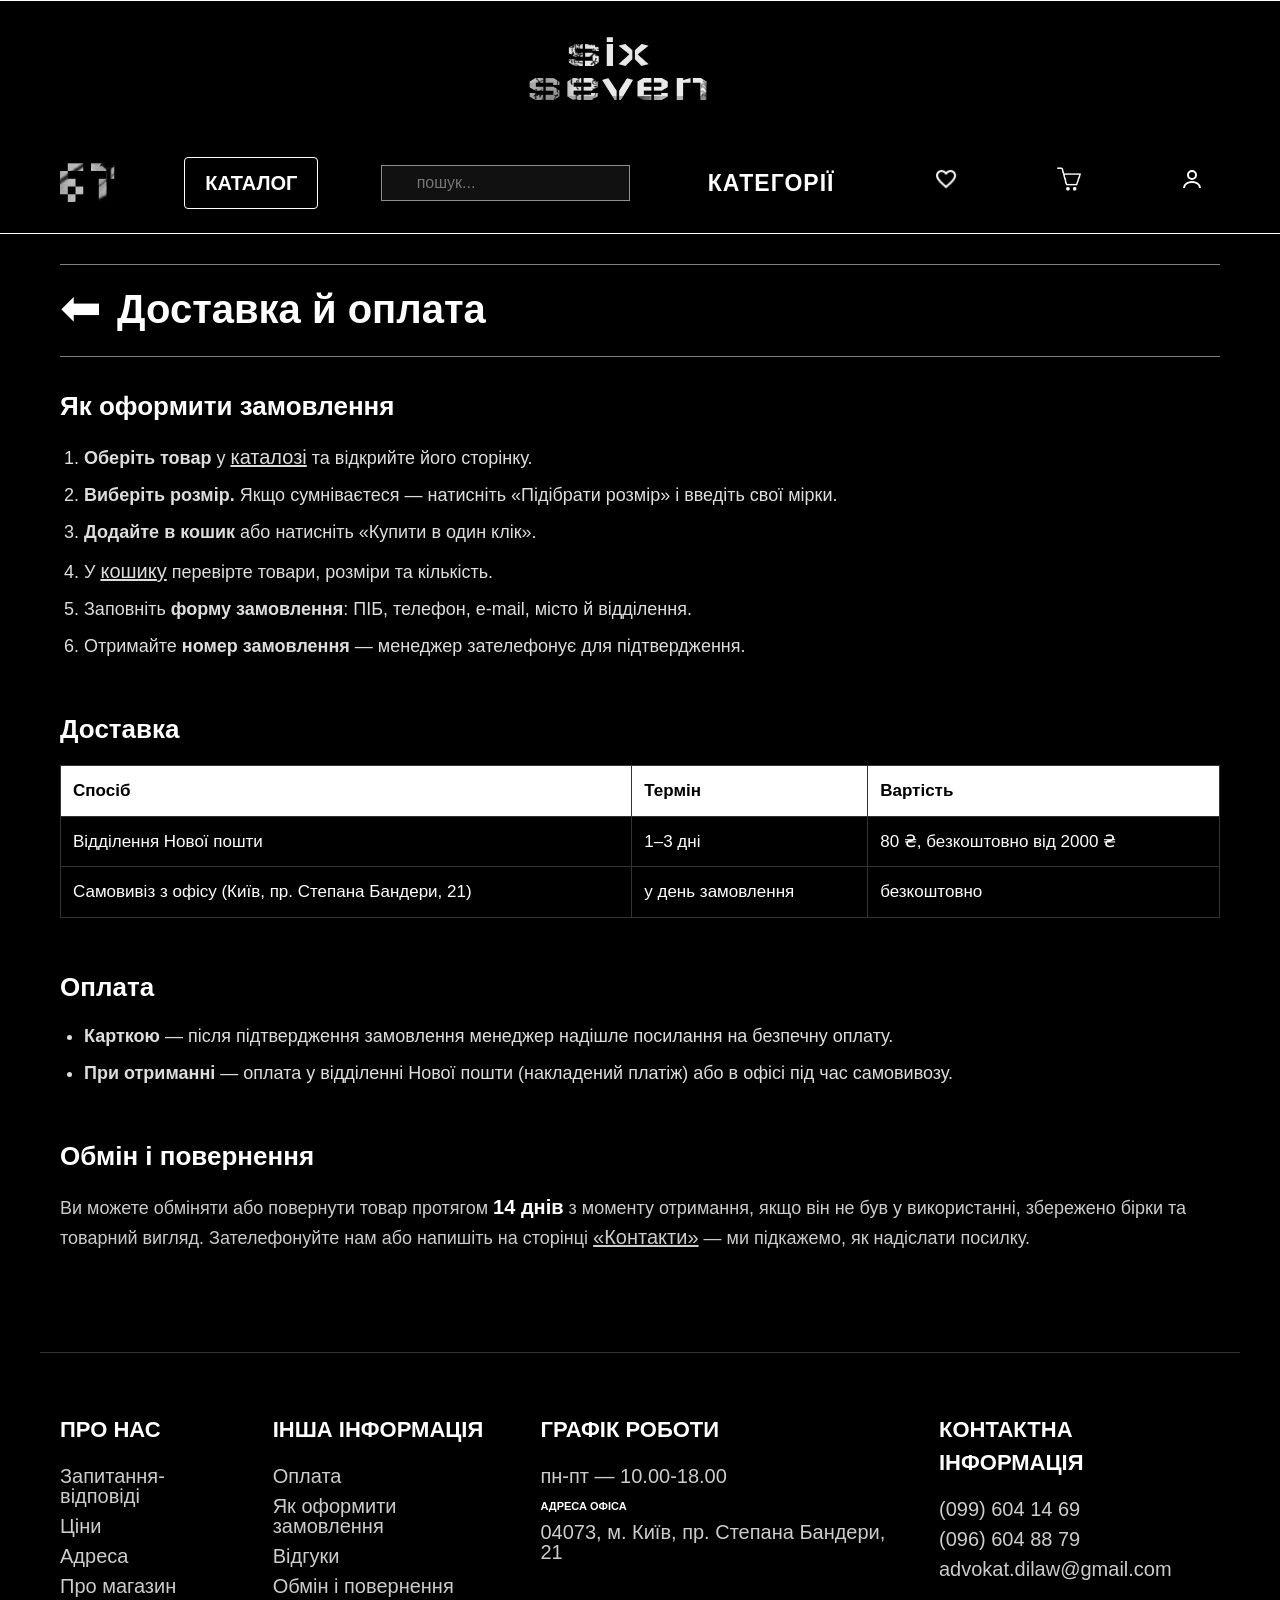
<file: delivery.html>
<!DOCTYPE html>
<html lang="uk">
<head>
    <meta charset="UTF-8">
    <meta name="viewport" content="width=device-width, initial-scale=1.0">
    <title>Доставка й оплата — SIX SEVEN</title>
    <link rel="stylesheet" href="CSS/style.css">
    <link rel="stylesheet" href="CSS/shop.css">
    <script src="JavaScript/data.js" defer></script>
    <script src="JavaScript/store.js" defer></script>
</head>
<body class="info-page">
    <header>
        <div class="header">
            <div class="logo-container">
            <a href="index.html" class="logo">
                <img src="img/logo.png" alt="SIX SEVEN">
            </a>
            </div>
            <div class="menu">
              <nav class="layout_menu">
                <ul>
                    <li>
                        <div class="mini_logo">
                            <a href="index.html">
                                <img src="img/logo mini.png" class="logo_mini logos" alt="SIX SEVEN">
                            </a>
                        </div>
                    </li>
                    <li class="dropdown main">
                        <div class="catalog">
                            <a href="index_3.html">КАТАЛОГ</a>
                        </div>
                        <div class="dropdown_wrapper">
                            <ul class="dropdown_menu">
                                <li><a href="index_3.html?cat=clothes">Одяг</a></li>
                                <li><a href="index_3.html?cat=new">Новинки</a></li>
                                <li><a href="index_3.html?cat=outerwear">Верхній одяг</a></li>
                                <li><a href="index_3.html?cat=sweatshirts">Світшоти</a></li>
                                <li><a href="index_3.html?cat=hoodies">Худі</a></li>
                                <li><a href="index_3.html?cat=tshirts">Футболки</a></li>
                                <li><a href="index_3.html?cat=tops">Топи</a></li>
                                <li><a href="index_3.html?cat=dresses">Сукні</a></li>
                                <li><a href="index_3.html?cat=jeans">Джинси</a></li>
                                <li><a href="index_3.html?cat=skirts">Спідниці</a></li>
                                <li><a href="index_3.html?cat=shorts">Шорти</a></li>
                                <li><a href="index_3.html?cat=accessories">Аксесуари</a></li>
                                <li><a href="index_3.html?cat=shoes">Взуття</a></li>
                            </ul>
                        </div>
                    </li>
                    <li class="main">
                        <form class="search-bar" role="search" action="index_3.html">
                            <input type="search" name="q" placeholder="пошук..." aria-label="Пошук">
                        </form>
                    </li>
                    <li class="main">
                        <a href="index.html#category">КАТЕГОРІЇ</a>
                    </li>
                    <li class="main icon-item">
                        <a href="favorites.html" class="icon-link" aria-label="Обране">
                            <img src="img/favourite.png" alt="Обране" class="heart logos">
                            <span class="badge" data-badge="fav" hidden></span>
                        </a>
                    </li>
                    <li class="main icon-item">
                        <a href="cart.html" class="icon-link" aria-label="Кошик">
                            <img src="img/basket.png" alt="Кошик" class="basket logos">
                            <span class="badge" data-badge="cart" hidden></span>
                        </a>
                    </li>
                    <li class="main icon-item">
                        <a href="account.html" class="icon-link account-link" aria-label="Особистий кабінет">
                            <svg class="logos" viewBox="0 0 24 24" width="24" height="24" fill="none" stroke="#fff" stroke-width="2" aria-hidden="true"><circle cx="12" cy="8" r="4"/><path d="M4 21c0-4 4-6 8-6s8 2 8 6"/></svg>
                        </a>
                    </li>
                </ul>
              </nav>
            </div>
        </div>
    </header>

    <main class="page container">
        <div class="page-title">
            <a href="index.html" class="back-arrow" aria-label="Назад">⬅</a>
            <h1>Доставка й оплата</h1>
        </div>

        <section class="info-block" id="how">
            <h2>Як оформити замовлення</h2>
            <ol class="steps">
                <li><b>Оберіть товар</b> у <a href="index_3.html">каталозі</a> та відкрийте його сторінку.</li>
                <li><b>Виберіть розмір.</b> Якщо сумніваєтеся — натисніть «Підібрати розмір» і введіть свої мірки.</li>
                <li><b>Додайте в кошик</b> або натисніть «Купити в один клік».</li>
                <li>У <a href="cart.html">кошику</a> перевірте товари, розміри та кількість.</li>
                <li>Заповніть <b>форму замовлення</b>: ПІБ, телефон, e-mail, місто й відділення.</li>
                <li>Отримайте <b>номер замовлення</b> — менеджер зателефонує для підтвердження.</li>
            </ol>
        </section>

        <section class="info-block" id="delivery">
            <h2>Доставка</h2>
            <table class="info-table">
                <thead><tr><th>Спосіб</th><th>Термін</th><th>Вартість</th></tr></thead>
                <tbody>
                    <tr><td>Відділення Нової пошти</td><td>1–3 дні</td><td>80 ₴, безкоштовно від 2000 ₴</td></tr>
                    <tr><td>Самовивіз з офісу (Київ, пр. Степана Бандери, 21)</td><td>у день замовлення</td><td>безкоштовно</td></tr>
                </tbody>
            </table>
        </section>

        <section class="info-block" id="payment">
            <h2>Оплата</h2>
            <ul class="info-list">
                <li><b>Карткою</b> — після підтвердження замовлення менеджер надішле посилання на безпечну оплату.</li>
                <li><b>При отриманні</b> — оплата у відділенні Нової пошти (накладений платіж) або в офісі під час самовивозу.</li>
            </ul>
        </section>

        <section class="info-block" id="return">
            <h2>Обмін і повернення</h2>
            <p>Ви можете обміняти або повернути товар протягом <b>14 днів</b> з моменту отримання, якщо він не був у
               використанні, збережено бірки та товарний вигляд. Зателефонуйте нам або напишіть на сторінці
               <a href="contacts.html">«Контакти»</a> — ми підкажемо, як надіслати посилку.</p>
        </section>
    </main>

    <footer>
                    <div class="footer-column">
                        <h3>Про нас</h3>
                        <p><a href="faq.html">Запитання-відповіді</a></p>
                        <p><a href="index_3.html">Ціни</a></p>
                        <p><a href="contacts.html">Адреса</a></p>
                        <p><a href="about.html">Про магазин</a></p>
                    </div>
                    <div class="footer-column">
                        <h3>Інша інформація</h3>
                        <p><a href="delivery.html#payment">Оплата</a></p>
                        <p><a href="delivery.html#how">Як оформити замовлення</a></p>
                        <p><a href="about.html#reviews">Відгуки</a></p>
                        <p><a href="delivery.html#return">Обмін і повернення</a></p>
                    </div>
                    <div class="footer-column">
                        <h3>Графік роботи</h3>
                        <p>пн-пт — 10.00-18.00</p>
                        <p><strong>Адреса офіса</strong></p>
                        <p>04073, м. Київ, пр. Степана Бандери, 21</p>
                    </div>
                    <div class="footer-column">
                        <h3>Контактна інформація</h3>
                        <p><a href="tel:+380996041469">(099) 604 14 69</a></p>
                        <p><a href="tel:+380966048879">(096) 604 88 79</a></p>
                        <p><a href="mailto:advokat.dilaw@gmail.com">advokat.dilaw@gmail.com</a></p>
                    </div>
                </footer>
</body>
</html>
</file>
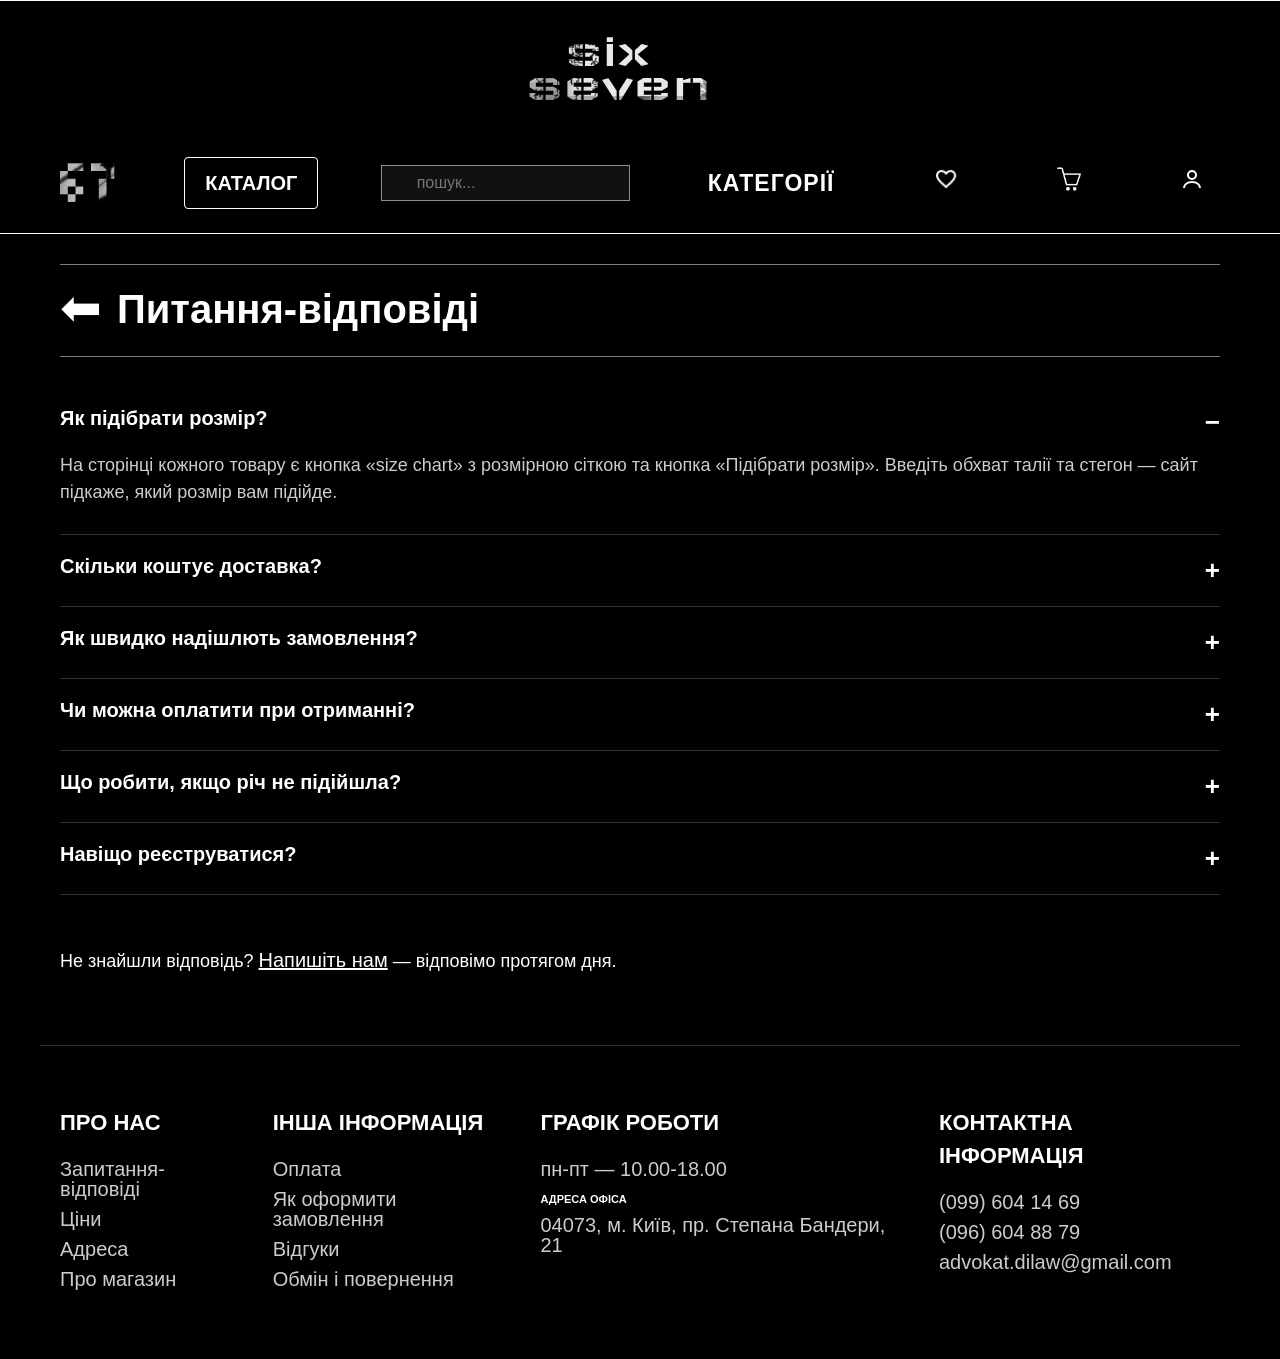
<file: faq.html>
<!DOCTYPE html>
<html lang="uk">
<head>
    <meta charset="UTF-8">
    <meta name="viewport" content="width=device-width, initial-scale=1.0">
    <title>Питання-відповіді — SIX SEVEN</title>
    <link rel="stylesheet" href="CSS/style.css">
    <link rel="stylesheet" href="CSS/shop.css">
    <script src="JavaScript/data.js" defer></script>
    <script src="JavaScript/store.js" defer></script>
</head>
<body class="info-page">
    <header>
        <div class="header">
            <div class="logo-container">
            <a href="index.html" class="logo">
                <img src="img/logo.png" alt="SIX SEVEN">
            </a>
            </div>
            <div class="menu">
              <nav class="layout_menu">
                <ul>
                    <li>
                        <div class="mini_logo">
                            <a href="index.html">
                                <img src="img/logo mini.png" class="logo_mini logos" alt="SIX SEVEN">
                            </a>
                        </div>
                    </li>
                    <li class="dropdown main">
                        <div class="catalog">
                            <a href="index_3.html">КАТАЛОГ</a>
                        </div>
                        <div class="dropdown_wrapper">
                            <ul class="dropdown_menu">
                                <li><a href="index_3.html?cat=clothes">Одяг</a></li>
                                <li><a href="index_3.html?cat=new">Новинки</a></li>
                                <li><a href="index_3.html?cat=outerwear">Верхній одяг</a></li>
                                <li><a href="index_3.html?cat=sweatshirts">Світшоти</a></li>
                                <li><a href="index_3.html?cat=hoodies">Худі</a></li>
                                <li><a href="index_3.html?cat=tshirts">Футболки</a></li>
                                <li><a href="index_3.html?cat=tops">Топи</a></li>
                                <li><a href="index_3.html?cat=dresses">Сукні</a></li>
                                <li><a href="index_3.html?cat=jeans">Джинси</a></li>
                                <li><a href="index_3.html?cat=skirts">Спідниці</a></li>
                                <li><a href="index_3.html?cat=shorts">Шорти</a></li>
                                <li><a href="index_3.html?cat=accessories">Аксесуари</a></li>
                                <li><a href="index_3.html?cat=shoes">Взуття</a></li>
                            </ul>
                        </div>
                    </li>
                    <li class="main">
                        <form class="search-bar" role="search" action="index_3.html">
                            <input type="search" name="q" placeholder="пошук..." aria-label="Пошук">
                        </form>
                    </li>
                    <li class="main">
                        <a href="index.html#category">КАТЕГОРІЇ</a>
                    </li>
                    <li class="main icon-item">
                        <a href="favorites.html" class="icon-link" aria-label="Обране">
                            <img src="img/favourite.png" alt="Обране" class="heart logos">
                            <span class="badge" data-badge="fav" hidden></span>
                        </a>
                    </li>
                    <li class="main icon-item">
                        <a href="cart.html" class="icon-link" aria-label="Кошик">
                            <img src="img/basket.png" alt="Кошик" class="basket logos">
                            <span class="badge" data-badge="cart" hidden></span>
                        </a>
                    </li>
                    <li class="main icon-item">
                        <a href="account.html" class="icon-link account-link" aria-label="Особистий кабінет">
                            <svg class="logos" viewBox="0 0 24 24" width="24" height="24" fill="none" stroke="#fff" stroke-width="2" aria-hidden="true"><circle cx="12" cy="8" r="4"/><path d="M4 21c0-4 4-6 8-6s8 2 8 6"/></svg>
                        </a>
                    </li>
                </ul>
              </nav>
            </div>
        </div>
    </header>

    <main class="page container">
        <div class="page-title">
            <a href="index.html" class="back-arrow" aria-label="Назад">⬅</a>
            <h1>Питання-відповіді</h1>
        </div>

        <section class="info-block faq">
            <details open>
                <summary>Як підібрати розмір?</summary>
                <p>На сторінці кожного товару є кнопка «size chart» з розмірною сіткою та кнопка «Підібрати розмір».
                   Введіть обхват талії та стегон — сайт підкаже, який розмір вам підійде.</p>
            </details>
            <details>
                <summary>Скільки коштує доставка?</summary>
                <p>Доставка Новою поштою — 80 ₴. Від 2000 ₴ — безкоштовно. Самовивіз з офісу в Києві безкоштовний.</p>
            </details>
            <details>
                <summary>Як швидко надішлють замовлення?</summary>
                <p>Замовлення, оформлені до 16:00 у робочі дні, відправляємо в той самий день. Доставка займає 1–3 дні.</p>
            </details>
            <details>
                <summary>Чи можна оплатити при отриманні?</summary>
                <p>Так, у формі замовлення оберіть «При отриманні в відділенні».</p>
            </details>
            <details>
                <summary>Що робити, якщо річ не підійшла?</summary>
                <p>Ви можете обміняти або повернути її протягом 14 днів. Детальніше — у розділі
                   <a href="delivery.html#return">«Обмін і повернення»</a>.</p>
            </details>
            <details>
                <summary>Навіщо реєструватися?</summary>
                <p>В <a href="account.html">особистому кабінеті</a> зберігаються ваші дані для швидкого оформлення та історія замовлень.</p>
            </details>
        </section>

        <p class="page-lead">Не знайшли відповідь? <a href="contacts.html">Напишіть нам</a> — відповімо протягом дня.</p>
    </main>

    <footer>
                    <div class="footer-column">
                        <h3>Про нас</h3>
                        <p><a href="faq.html">Запитання-відповіді</a></p>
                        <p><a href="index_3.html">Ціни</a></p>
                        <p><a href="contacts.html">Адреса</a></p>
                        <p><a href="about.html">Про магазин</a></p>
                    </div>
                    <div class="footer-column">
                        <h3>Інша інформація</h3>
                        <p><a href="delivery.html#payment">Оплата</a></p>
                        <p><a href="delivery.html#how">Як оформити замовлення</a></p>
                        <p><a href="about.html#reviews">Відгуки</a></p>
                        <p><a href="delivery.html#return">Обмін і повернення</a></p>
                    </div>
                    <div class="footer-column">
                        <h3>Графік роботи</h3>
                        <p>пн-пт — 10.00-18.00</p>
                        <p><strong>Адреса офіса</strong></p>
                        <p>04073, м. Київ, пр. Степана Бандери, 21</p>
                    </div>
                    <div class="footer-column">
                        <h3>Контактна інформація</h3>
                        <p><a href="tel:+380996041469">(099) 604 14 69</a></p>
                        <p><a href="tel:+380966048879">(096) 604 88 79</a></p>
                        <p><a href="mailto:advokat.dilaw@gmail.com">advokat.dilaw@gmail.com</a></p>
                    </div>
                </footer>
</body>
</html>
</file>
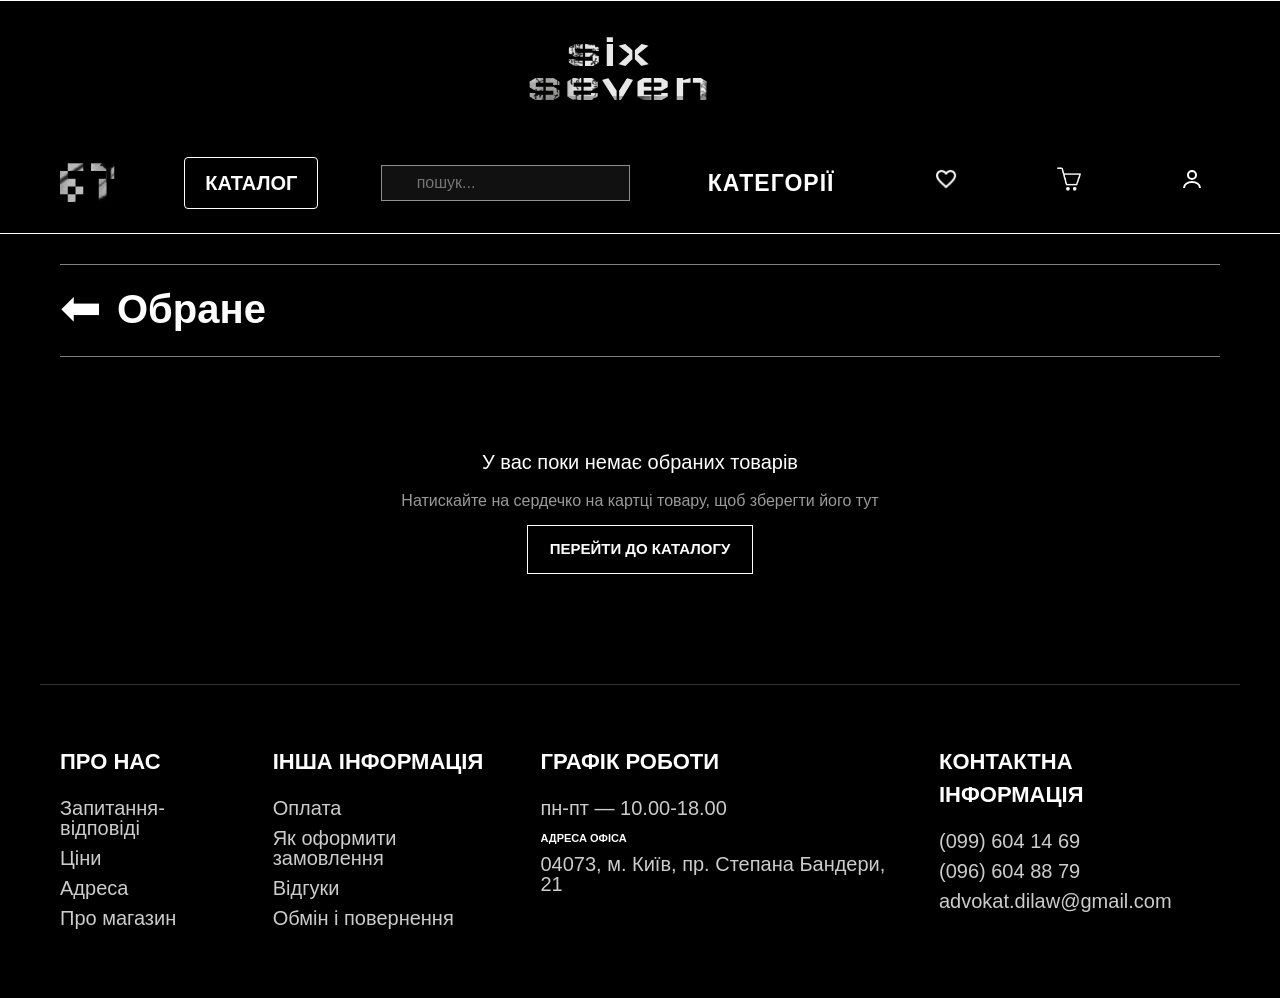
<file: favorites.html>
<!DOCTYPE html>
<html lang="uk">
<head>
    <meta charset="UTF-8">
    <meta name="viewport" content="width=device-width, initial-scale=1.0">
    <title>Обране — SIX SEVEN</title>
    <link rel="stylesheet" href="CSS/style.css">
    <link rel="stylesheet" href="CSS/shop.css">
    <script src="JavaScript/data.js" defer></script>
    <script src="JavaScript/store.js" defer></script>
    <script src="JavaScript/favorites.js" defer></script>
</head>
<body class="favorites-page">
    <header>
        <div class="header">
            <div class="logo-container">
            <a href="index.html" class="logo">
                <img src="img/logo.png" alt="SIX SEVEN">
            </a>
            </div>
            <div class="menu">
              <nav class="layout_menu">
                <ul>
                    <li>
                        <div class="mini_logo">
                            <a href="index.html">
                                <img src="img/logo mini.png" class="logo_mini logos" alt="SIX SEVEN">
                            </a>
                        </div>
                    </li>
                    <li class="dropdown main">
                        <div class="catalog">
                            <a href="index_3.html">КАТАЛОГ</a>
                        </div>
                        <div class="dropdown_wrapper">
                            <ul class="dropdown_menu">
                                <li><a href="index_3.html?cat=clothes">Одяг</a></li>
                                <li><a href="index_3.html?cat=new">Новинки</a></li>
                                <li><a href="index_3.html?cat=outerwear">Верхній одяг</a></li>
                                <li><a href="index_3.html?cat=sweatshirts">Світшоти</a></li>
                                <li><a href="index_3.html?cat=hoodies">Худі</a></li>
                                <li><a href="index_3.html?cat=tshirts">Футболки</a></li>
                                <li><a href="index_3.html?cat=tops">Топи</a></li>
                                <li><a href="index_3.html?cat=dresses">Сукні</a></li>
                                <li><a href="index_3.html?cat=jeans">Джинси</a></li>
                                <li><a href="index_3.html?cat=skirts">Спідниці</a></li>
                                <li><a href="index_3.html?cat=shorts">Шорти</a></li>
                                <li><a href="index_3.html?cat=accessories">Аксесуари</a></li>
                                <li><a href="index_3.html?cat=shoes">Взуття</a></li>
                            </ul>
                        </div>
                    </li>
                    <li class="main">
                        <form class="search-bar" role="search" action="index_3.html">
                            <input type="search" name="q" placeholder="пошук..." aria-label="Пошук">
                        </form>
                    </li>
                    <li class="main">
                        <a href="index.html#category">КАТЕГОРІЇ</a>
                    </li>
                    <li class="main icon-item">
                        <a href="favorites.html" class="icon-link" aria-label="Обране">
                            <img src="img/favourite.png" alt="Обране" class="heart logos">
                            <span class="badge" data-badge="fav" hidden></span>
                        </a>
                    </li>
                    <li class="main icon-item">
                        <a href="cart.html" class="icon-link" aria-label="Кошик">
                            <img src="img/basket.png" alt="Кошик" class="basket logos">
                            <span class="badge" data-badge="cart" hidden></span>
                        </a>
                    </li>
                    <li class="main icon-item">
                        <a href="account.html" class="icon-link account-link" aria-label="Особистий кабінет">
                            <svg class="logos" viewBox="0 0 24 24" width="24" height="24" fill="none" stroke="#fff" stroke-width="2" aria-hidden="true"><circle cx="12" cy="8" r="4"/><path d="M4 21c0-4 4-6 8-6s8 2 8 6"/></svg>
                        </a>
                    </li>
                </ul>
              </nav>
            </div>
        </div>
    </header>

    <main class="page container">
        <div class="page-title">
            <a href="index_3.html" class="back-arrow" aria-label="Назад">⬅</a>
            <h1>Обране</h1>
        </div>

        <p class="page-lead" id="favInfo"></p>
        <section class="section_2">
            <div class="product-grid" id="favGrid"></div>
        </section>

        <div class="empty-state" id="favEmpty" hidden>
            <p>У вас поки немає обраних товарів</p>
            <p class="muted">Натискайте на сердечко на картці товару, щоб зберегти його тут</p>
            <a href="index_3.html" class="btn-outline">Перейти до каталогу</a>
        </div>
    </main>

    <footer>
                    <div class="footer-column">
                        <h3>Про нас</h3>
                        <p><a href="faq.html">Запитання-відповіді</a></p>
                        <p><a href="index_3.html">Ціни</a></p>
                        <p><a href="contacts.html">Адреса</a></p>
                        <p><a href="about.html">Про магазин</a></p>
                    </div>
                    <div class="footer-column">
                        <h3>Інша інформація</h3>
                        <p><a href="delivery.html#payment">Оплата</a></p>
                        <p><a href="delivery.html#how">Як оформити замовлення</a></p>
                        <p><a href="about.html#reviews">Відгуки</a></p>
                        <p><a href="delivery.html#return">Обмін і повернення</a></p>
                    </div>
                    <div class="footer-column">
                        <h3>Графік роботи</h3>
                        <p>пн-пт — 10.00-18.00</p>
                        <p><strong>Адреса офіса</strong></p>
                        <p>04073, м. Київ, пр. Степана Бандери, 21</p>
                    </div>
                    <div class="footer-column">
                        <h3>Контактна інформація</h3>
                        <p><a href="tel:+380996041469">(099) 604 14 69</a></p>
                        <p><a href="tel:+380966048879">(096) 604 88 79</a></p>
                        <p><a href="mailto:advokat.dilaw@gmail.com">advokat.dilaw@gmail.com</a></p>
                    </div>
                </footer>
</body>
</html>
</file>
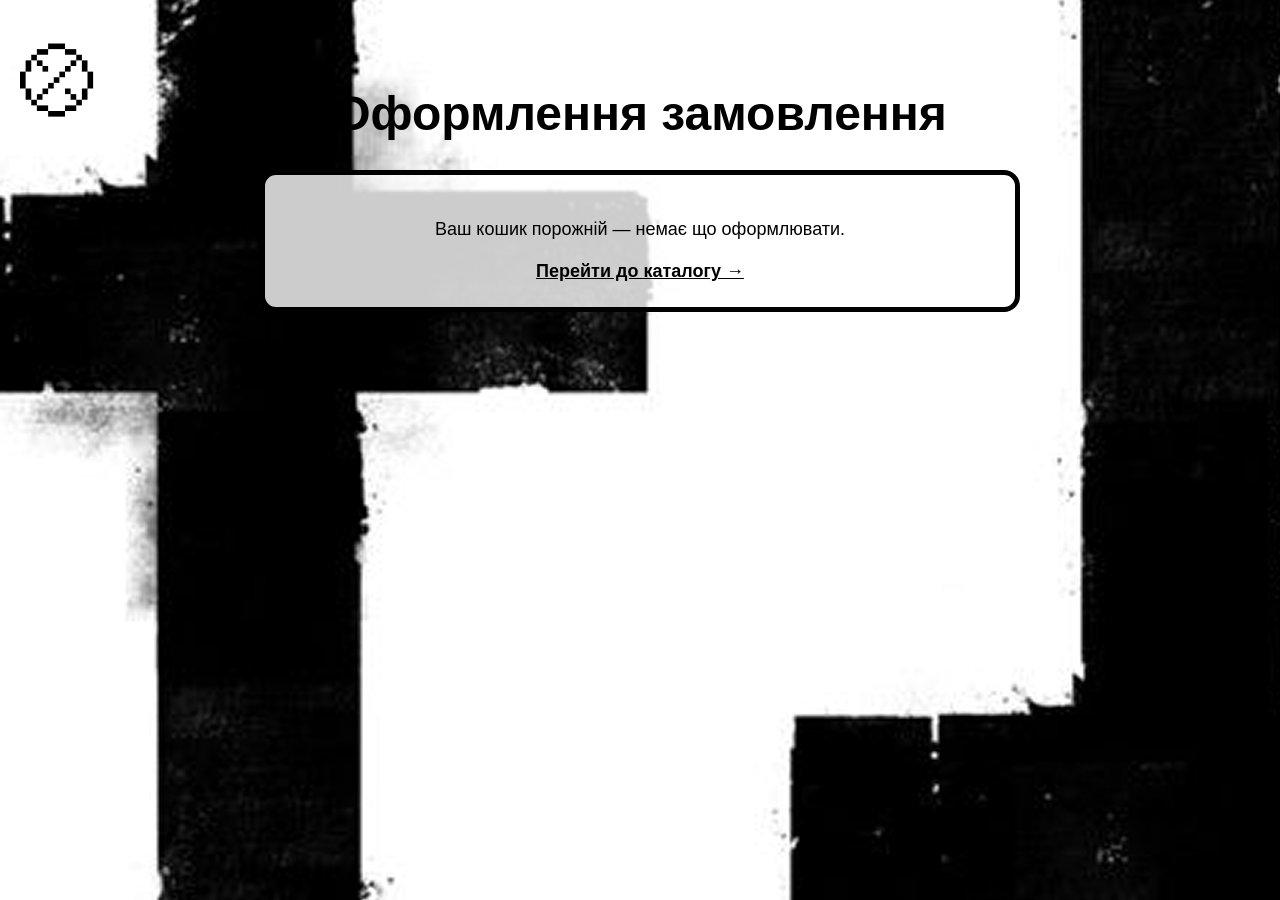
<file: form.html>
<!DOCTYPE html>
<html lang="uk">
<head>
    <meta charset="UTF-8">
    <meta name="viewport" content="width=device-width, initial-scale=1.0">
    <link rel="stylesheet" href="CSS/style_1.css">
    <link rel="stylesheet" href="CSS/checkout.css">
    <title>Оформлення замовлення — SIX SEVEN</title>
    <script src="JavaScript/data.js" defer></script>
    <script src="JavaScript/store.js" defer></script>
    <script src="JavaScript/checkout.js" defer></script>
</head>
<body>
    <div class="loyout_container">
        <h1><a href="index.html">Оформлення замовлення</a></h1>
        <div class="cross">
            <a href="cart.html" aria-label="Повернутися до кошика">⛒</a>
        </div>

        <section class="order-summary" id="orderSummary">
            <div class="summary-head">
                <h2>Ваше замовлення</h2>
                <a href="cart.html">Змінити</a>
            </div>
            <ul class="summary-items" id="summaryItems"></ul>
            <div class="summary-rows" id="summaryRows"></div>
        </section>

        <div class="empty-cart" id="emptyCart" hidden>
            <p>Ваш кошик порожній — немає що оформлювати.</p>
            <a href="index_3.html">Перейти до каталогу →</a>
        </div>

        <form class="form" id="checkoutForm" novalidate>
            <div class="field required">
                <label for="field_name">ВАШ ПІБ</label>
                <input type="text" class="control icon_name" id="field_name" name="name" placeholder="Введіть ім'я в форматі Іван Франко" autocomplete="name" required>
                <p class="error_massage" hidden></p>
            </div>
              <div class="field required">
                <label for="field_email">ВАШ E-MAIL</label>
                <input type="email" class="control icon_email" id="field_email" name="email" placeholder="i.franko@gmail.com" autocomplete="email" required>
                <p class="error_massage" hidden></p>
            </div>
            <div class="field required">
                <label for="field_phone">ВАШ ТЕЛЕФОН</label>
                <input type="tel" class="control icon_tel" id="field_phone" name="phone" placeholder="+380 99 123 45 67" autocomplete="tel" required>
                <p class="error_massage" hidden></p>
            </div>
            <div class="field">
                <label>Доставка</label>
                <label class="radio">
                    <input type="radio" name="delivery" value="branch" checked> Відділення Нової пошти
                </label>
                <label class="radio">
                    <input type="radio" name="delivery" value="pickup"> Самовивіз з офісу (Київ, пр. Степана Бандери, 21)
                </label>
            </div>
            <div class="field">
                <label>Оплата</label>
                <label class="radio">
                    <input type="radio" name="cost" value="card" checked> Картка
                </label>

                <label class="radio">
                    <input type="radio" name="cost" value="cash" > При отриманні в відділенні
                </label>
            </div>
            <div class="field required branch-field">
                <label for="field_city">Ваше місто</label>
                <select class="control" id="field_city" name="city">
                    <option value="">Введіть зі списку</option>
                </select>
                <p class="error_massage" hidden></p>
            </div>
            <div class="field required branch-field">
                <label for="field_branch">Ваше відділення</label>
                <select class="control" id="field_branch" name="branch">
                    <option value="">Спочатку оберіть місто</option>
                </select>
                <p class="error_massage" hidden></p>
            </div>
            <div class="field">
                <label for="comment">Коментар до замовлення</label>
                <textarea id="comment" name="comment" class="control" maxlength="500" placeholder="Наприклад: зателефонуйте перед відправкою"></textarea>
            </div>
            <div class="field no_label">
                <label class="checkbox">
                    <input type="checkbox" id="agree" name="agree">
                    Погоджуюсь з <a href="delivery.html" target="_blank">умовами платформи</a>
                </label>
                <p class="error_massage" hidden></p>
            </div>
            <footer class="form_action">
                <button type="reset" class="btn_reset">Скинути</button>
                <button type="submit" class="btn_submit">Відправити</button>
            </footer>
        </form>
    </div>
</body>
</html>
</file>
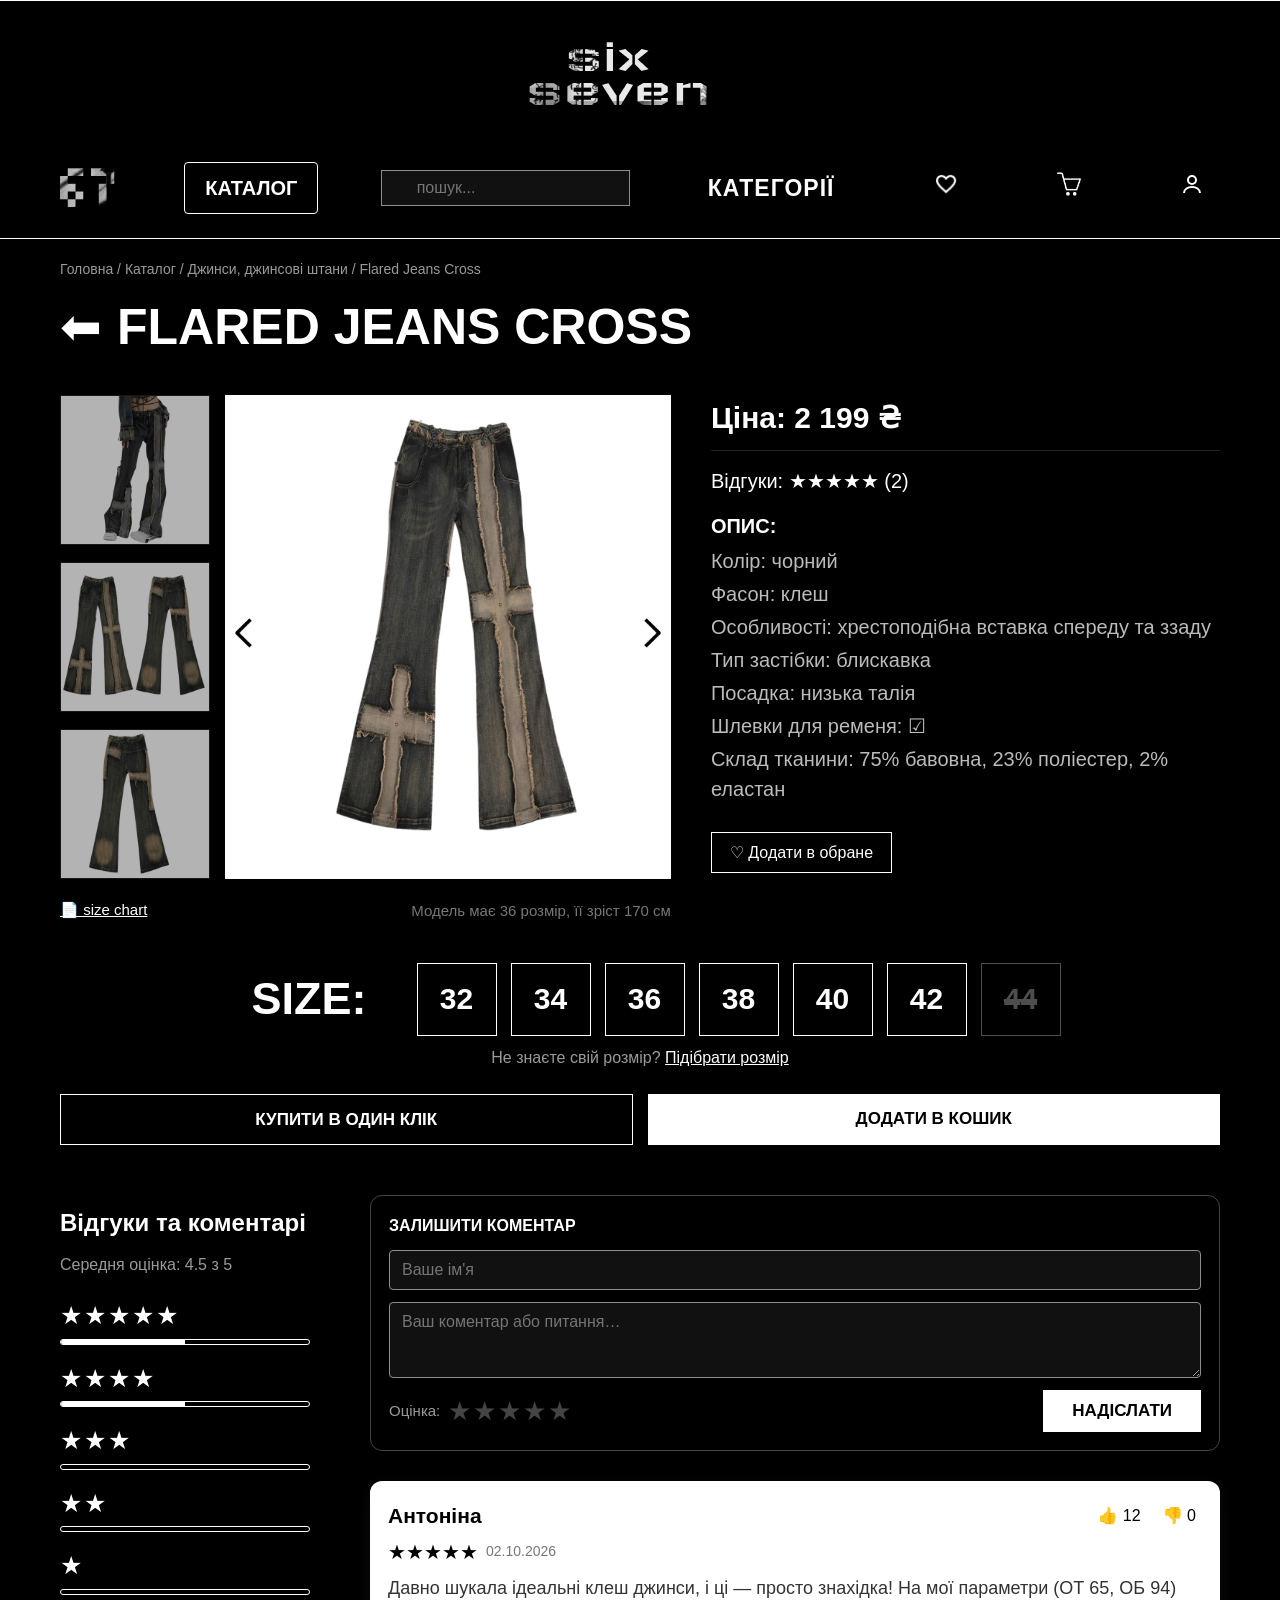
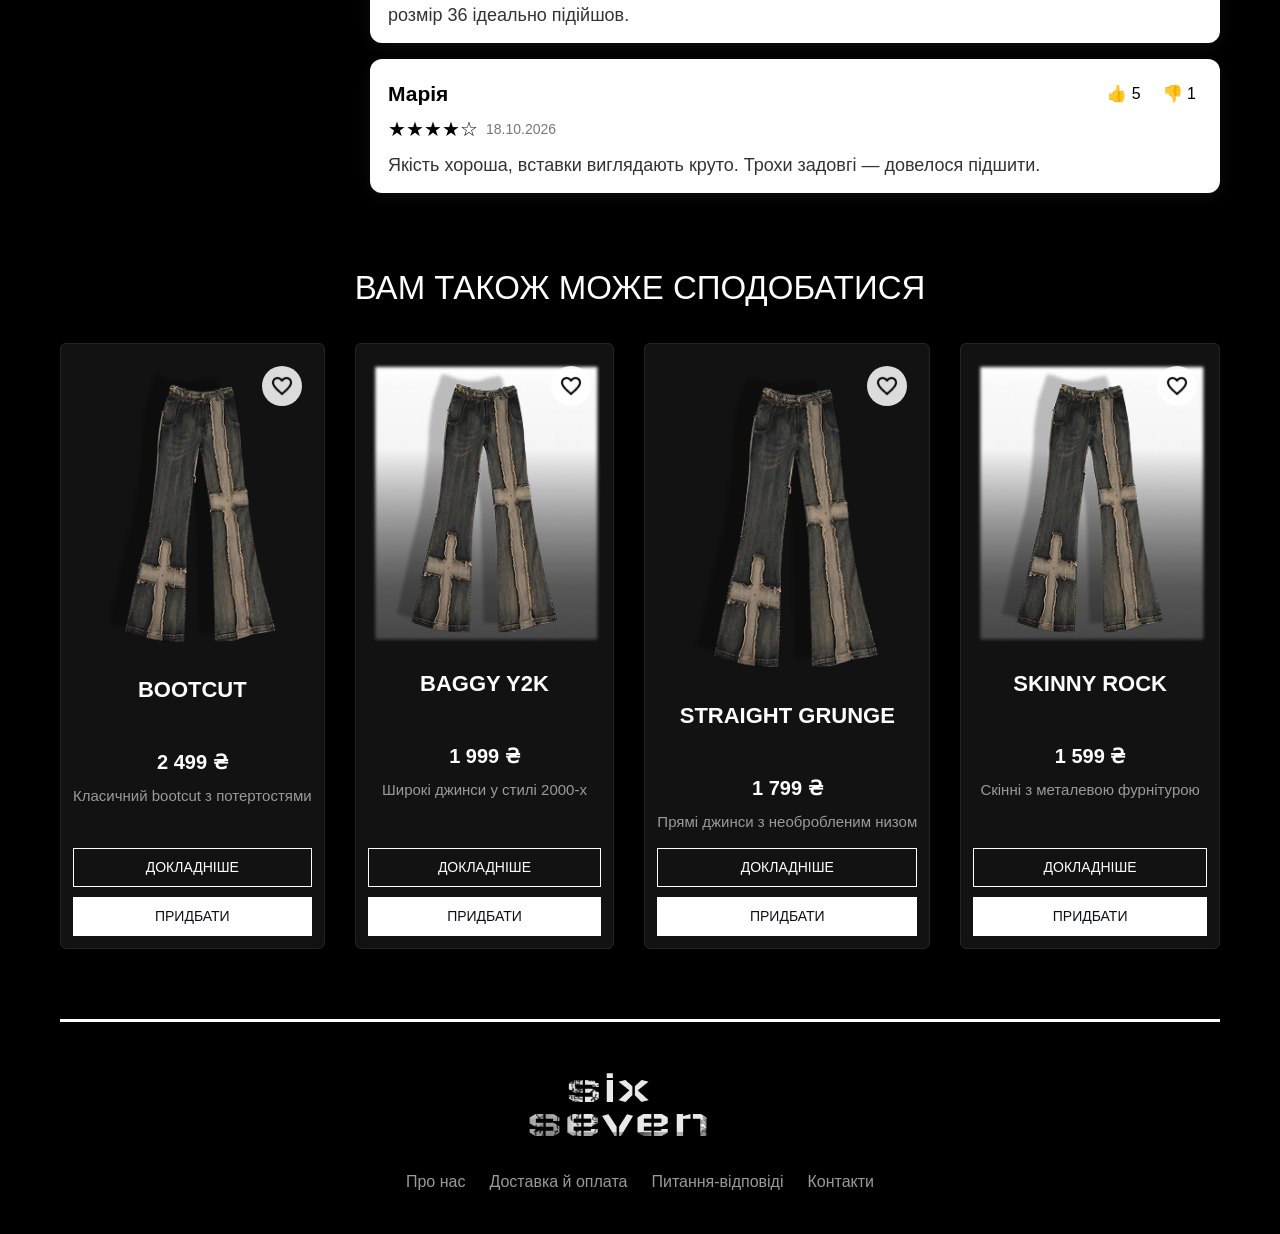
<file: index_2.html>
<!DOCTYPE html>
<html lang="uk">
<head>
    <meta charset="UTF-8">
    <meta name="viewport" content="width=device-width, initial-scale=1.0">
    <title>FLARED JEANS CROSS - SIX SEVEN</title>
    <link rel="stylesheet" href="CSS/style_2.css">
    <link rel="stylesheet" href="CSS/shop.css">
    <script src="JavaScript/data.js" defer></script>
    <script src="JavaScript/store.js" defer></script>
    <script src="JavaScript/product.js" defer></script>
</head>
<body class="product-page">
    <header>
        <div class="header">
            <div class="logo-container">
                <a href="index.html" class="logo">
                    <img src="img/logo.png" alt="SIX SEVEN">
                </a>
            </div>
            <div class="menu">
                <nav class="layout_menu">
                    <ul>
                        <li>
                            <div class="mini_logo">
                                <a href="index.html">
                                    <img src="img/logo mini.png" class="logo_mini logos" alt="SIX SEVEN">
                                </a>
                            </div>
                        </li>
                        <li class="dropdown main">
                            <div class="catalog">
                                <a href="index_3.html">КАТАЛОГ</a>
                            </div>
                            <div class="dropdown_wrapper">
                                <ul class="dropdown_menu">
                                    <li><a href="index_3.html?cat=clothes">Одяг</a></li>
                                    <li><a href="index_3.html?cat=new">Новинки</a></li>
                                    <li><a href="index_3.html?cat=outerwear">Верхній одяг</a></li>
                                    <li><a href="index_3.html?cat=sweatshirts">Світшоти</a></li>
                                    <li><a href="index_3.html?cat=hoodies">Худі</a></li>
                                    <li><a href="index_3.html?cat=tshirts">Футболки</a></li>
                                    <li><a href="index_3.html?cat=tops">Топи</a></li>
                                    <li><a href="index_3.html?cat=dresses">Сукні</a></li>
                                    <li><a href="index_3.html?cat=jeans">Джинси</a></li>
                                    <li><a href="index_3.html?cat=skirts">Спідниці</a></li>
                                    <li><a href="index_3.html?cat=shorts">Шорти</a></li>
                                    <li><a href="index_3.html?cat=accessories">Аксесуари</a></li>
                                    <li><a href="index_3.html?cat=shoes">Взуття</a></li>
                                </ul>
                            </div>
                        </li>
                        <li class="main">
                            <form class="search-bar" role="search" action="index_3.html">
                                <input type="search" name="q" placeholder="пошук..." aria-label="Пошук">
                            </form>
                        </li>
                        <li class="main"><a href="index.html#category">КАТЕГОРІЇ</a></li>
                        <li class="main icon-item">
                            <a href="favorites.html" class="icon-link" aria-label="Обране">
                                <img src="img/favourite.png" alt="Обране" class="heart logos">
                                <span class="badge" data-badge="fav" hidden></span>
                            </a>
                        </li>
                        <li class="main icon-item">
                            <a href="cart.html" class="icon-link" aria-label="Кошик">
                                <img src="img/basket.png" alt="Кошик" class="basket logos">
                                <span class="badge" data-badge="cart" hidden></span>
                            </a>
                        </li>
                        <li class="main icon-item">
                            <a href="account.html" class="icon-link account-link" aria-label="Особистий кабінет">
                                <svg class="logos" viewBox="0 0 24 24" width="24" height="24" fill="none" stroke="#fff" stroke-width="2" aria-hidden="true"><circle cx="12" cy="8" r="4"/><path d="M4 21c0-4 4-6 8-6s8 2 8 6"/></svg>
                            </a>
                        </li>
                    </ul>
                </nav>
            </div>
        </div>
    </header>

    <div class="container">

        <nav class="breadcrumbs" id="breadcrumbs" aria-label="Навігація">
            <a href="index.html">Головна</a> / <a href="index_3.html">Каталог</a>
        </nav>

        <div class="product-title-section">
            <a href="index_3.html?cat=jeans" class="back-arrow" id="backLink" aria-label="Назад">⬅</a>
            <h1 id="productName">FLARED JEANS CROSS</h1>
        </div>

        <section class="product-main">

            <div class="gallery">
                <div class="thumbnails" id="thumbs">
                    <img src="img/photo1.png" alt="вид 1">
                    <img src="img/photo2.png" alt="вид 2">
                    <img src="img/photo3.png" alt="вид 3">
                </div>
                <div class="main-image-container">
                    <button type="button" class="slide-arrow left" id="prevImg" aria-label="Попереднє фото">‹</button>
                    <img src="img/Property 1=Frame 171.png" alt="FLARED JEANS CROSS" class="main-image" id="mainImage">
                    <button type="button" class="slide-arrow right" id="nextImg" aria-label="Наступне фото">›</button>
                </div>
                <div class="gallery-info">
                    <button type="button" class="size-chart" id="sizeChartBtn">📄 size chart</button>
                    <span class="model-info" id="modelInfo">Модель має 36 розмір, її зріст 170 см</span>
                </div>
            </div>

            <div class="product-info">
                <h2 class="price" id="productPrice">Ціна: 2 199 ₴</h2>
                <a href="#reviews" class="rating-stars" id="ratingStars">
                    Відгуки: ★★★★★
                </a>

                <div class="description" id="description">
                    <h3>Опис:</h3>
                    <p>Колір: чорний</p>
                </div>

                <button type="button" class="fav-toggle" id="favToggle" aria-pressed="false">♡ Додати в обране</button>
            </div>
        </section>

                <div class="size-section">
                    <span class="size-label">SIZE:</span>
                    <div class="size-grid" id="sizeGrid" role="radiogroup" aria-label="Розмір">
                    </div>
                </div>
                <p class="size-hint" id="sizeHint">Не знаєте свій розмір? <button type="button" class="link-btn" id="sizeAdvisorBtn">Підібрати розмір</button></p>

                <div class="action-buttons">
                    <a class="btn-one-click" href="form.html" id="buyOneClick">Купити в один клік</a>
                    <button type="button" class="btn-cart" id="addToCart">Додати в кошик</button>
                </div>

    <div class="reviews-wrapper" id="reviews">

        <div class="reviews-content">

            <h3 class="reviews-title">Відгуки та коментарі</h3>
            <p class="reviews-average" id="reviewsAverage"></p>

            <div class="rating-breakdown" id="ratingBreakdown">
            </div>
        </div>

        <div class="reviews-container" id="reviewsList">
            <form class="review-form" id="reviewForm" novalidate>
                <h4>Залишити коментар</h4>
                <input type="text" id="reviewName" placeholder="Ваше ім'я" maxlength="40" required>
                <textarea id="reviewText" placeholder="Ваш коментар або питання…" rows="3" maxlength="600" required></textarea>
                <div class="review-form-bottom">
                    <div class="star-input" id="starInput" role="radiogroup" aria-label="Оцінка (необов'язково)">
                        <span class="star-label">Оцінка:</span>
                        <button type="button" data-star="1" aria-label="1 зірка">★</button>
                        <button type="button" data-star="2" aria-label="2 зірки">★</button>
                        <button type="button" data-star="3" aria-label="3 зірки">★</button>
                        <button type="button" data-star="4" aria-label="4 зірки">★</button>
                        <button type="button" data-star="5" aria-label="5 зірок">★</button>
                    </div>
                    <button type="submit" class="btn-cart">Надіслати</button>
                </div>
                <p class="form-error" id="reviewError" hidden></p>
            </form>
            <div id="reviewCards"></div>
        </div>
    </div>

    <section class="similar">
        <h2>Вам також може сподобатися</h2>
        <div class="product-grid" id="similarGrid"></div>
    </section>

        <footer class="footer">
            <div class="logo_1">
                <img src="img/logo.png" alt="SIX SEVEN">
            </div>
            <nav class="footer-links">
                <a href="about.html">Про нас</a>
                <a href="delivery.html">Доставка й оплата</a>
                <a href="faq.html">Питання-відповіді</a>
                <a href="contacts.html">Контакти</a>
            </nav>
        </footer>
    </div>
</body>
</html>
</file>
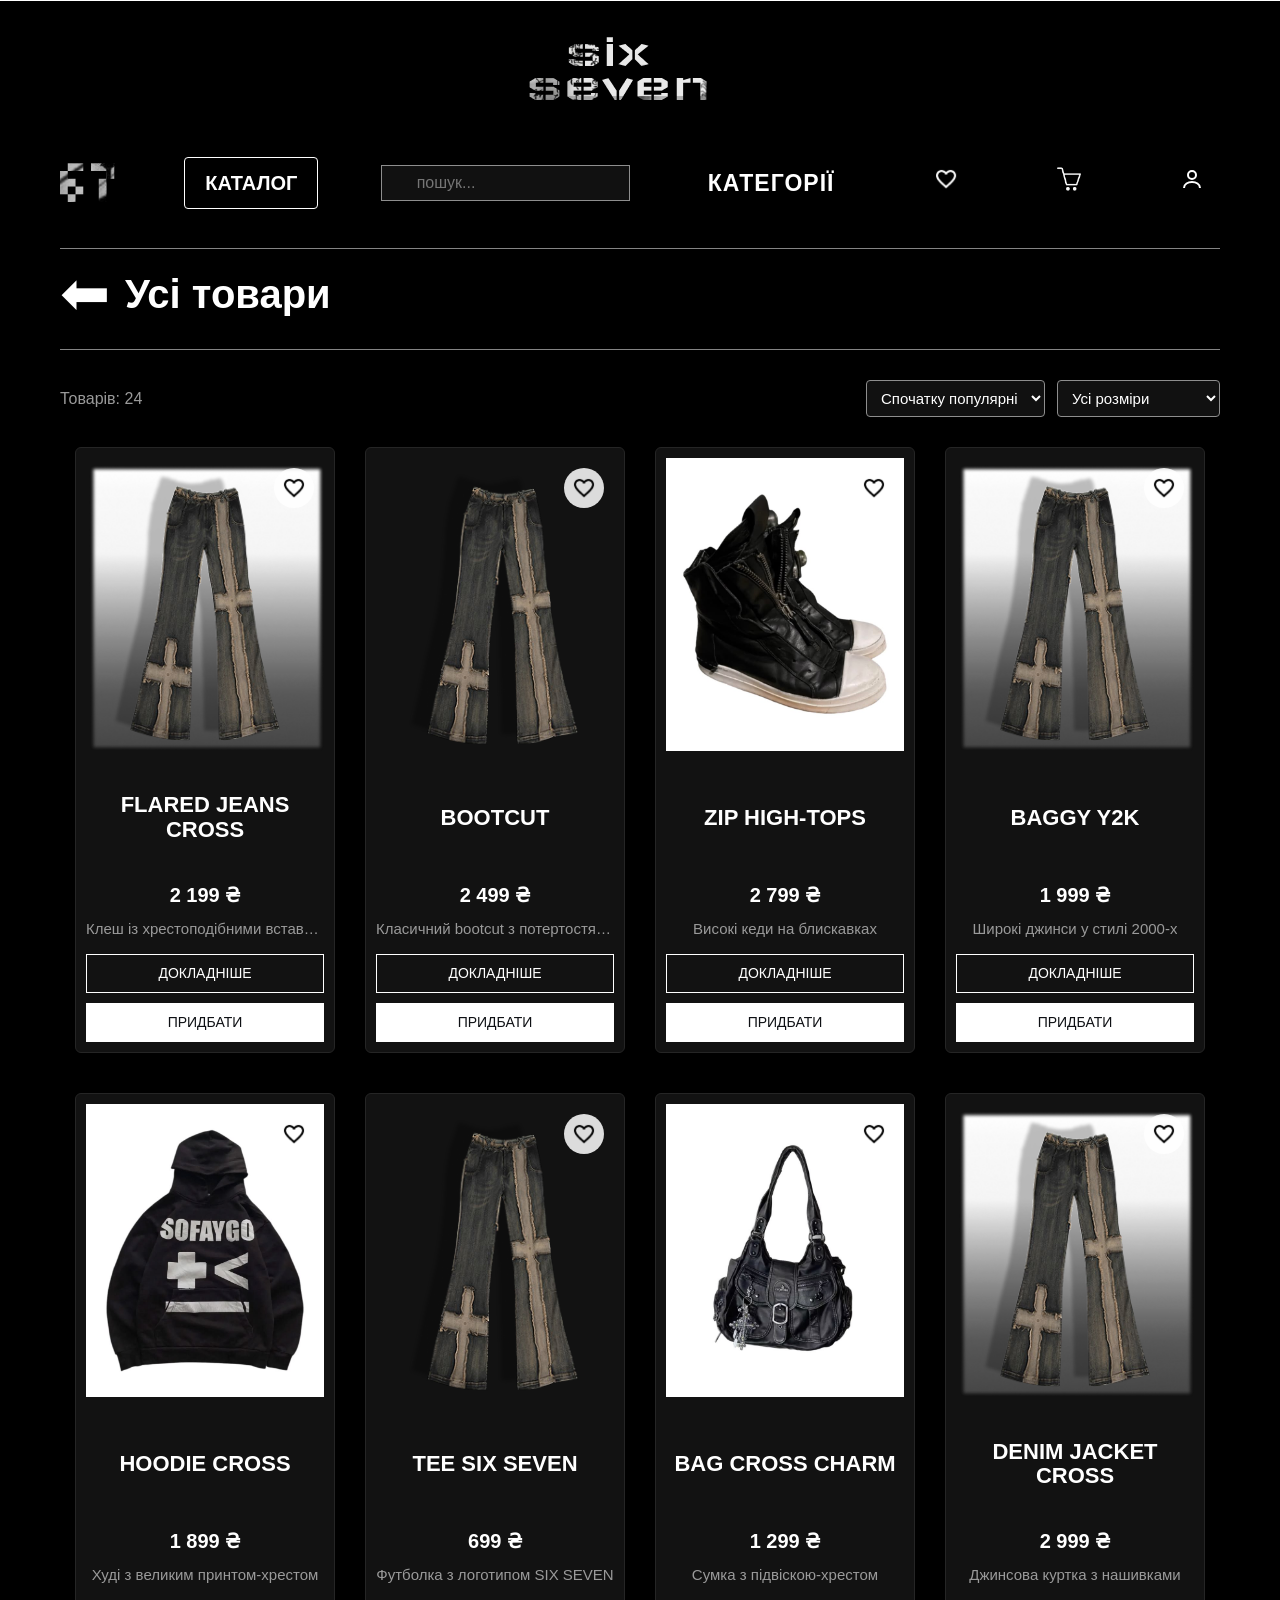
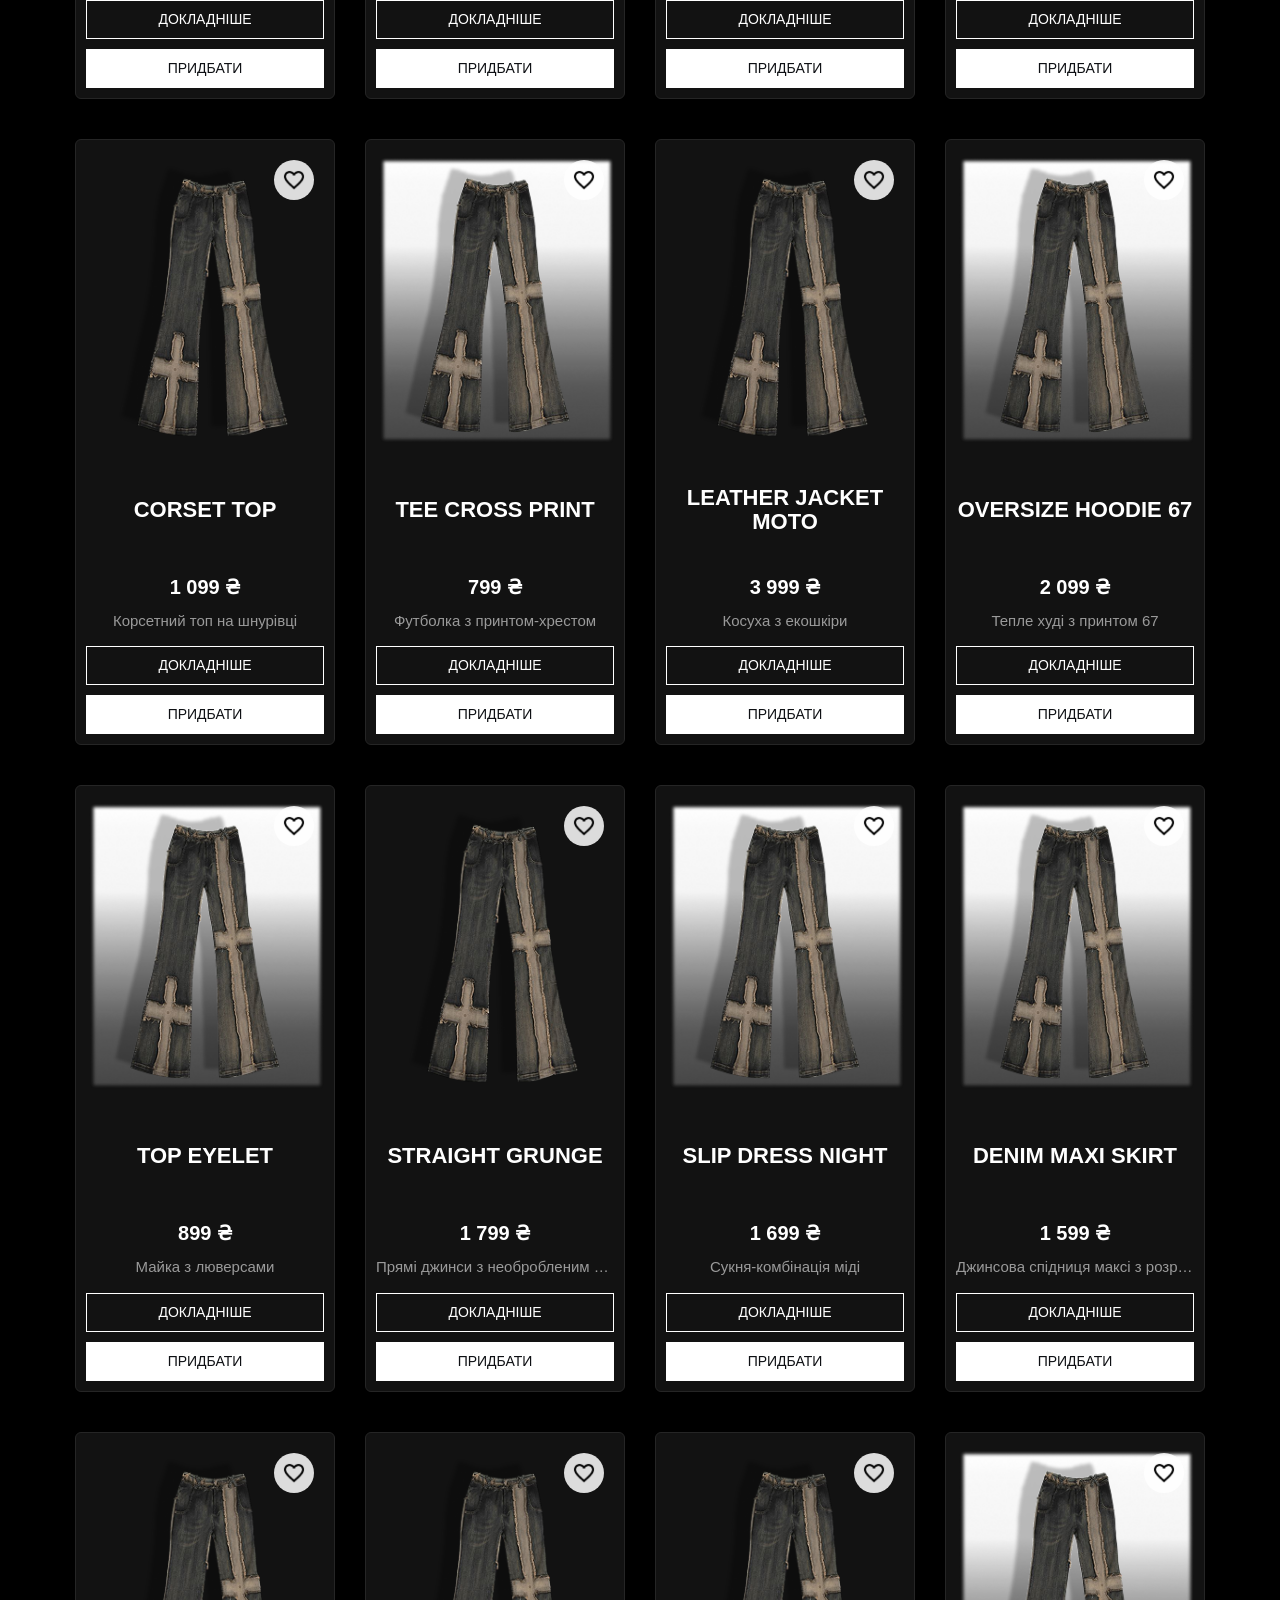
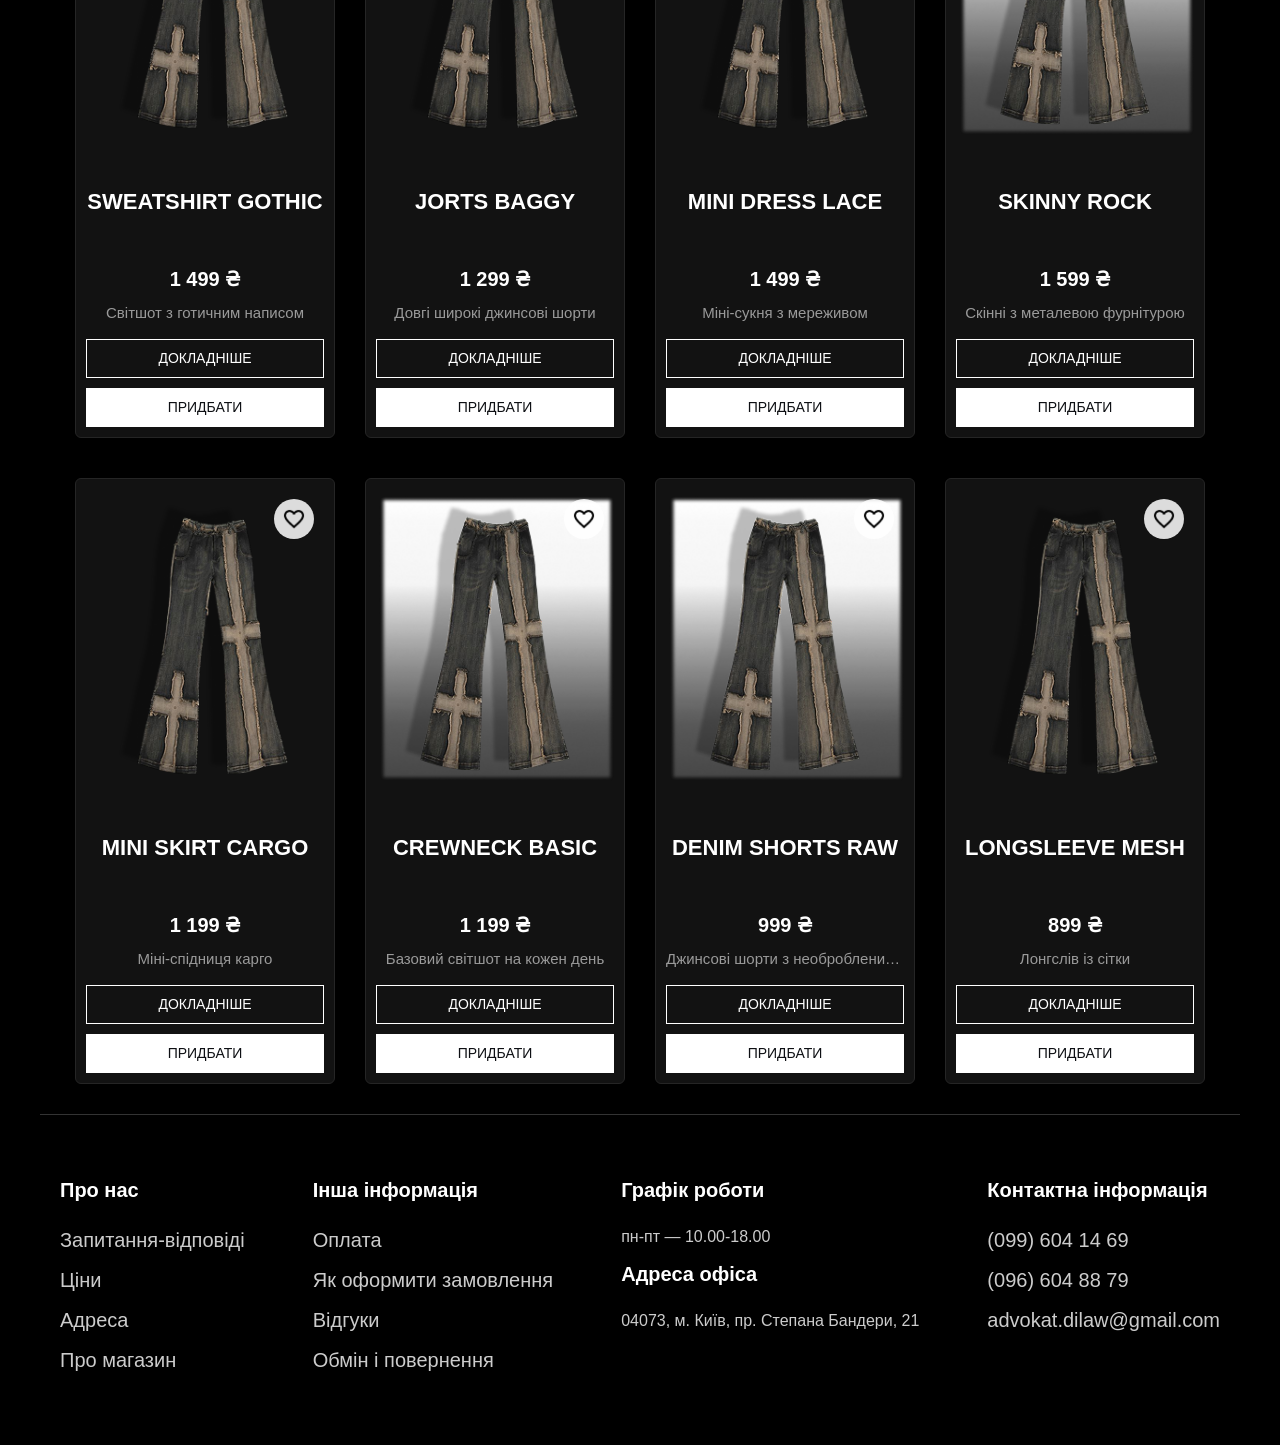
<file: index_3.html>
<!DOCTYPE html>
<html lang="uk">
<head>
    <meta charset="UTF-8">
    <meta name="viewport" content="width=device-width, initial-scale=1.0">
    <title>Каталог — SIX SEVEN</title>
    <link rel="stylesheet" href="CSS/style_3.css">
    <link rel="stylesheet" href="CSS/shop.css">
    <script src="JavaScript/data.js" defer></script>
    <script src="JavaScript/store.js" defer></script>
    <script src="JavaScript/catalog.js" defer></script>
</head>
<body>
    <header>
        <div class="header">
            <div class="logo-container">
            <a href="index.html" class="logo">
                <img src="img/logo.png" alt="SIX SEVEN">
            </a>
            </div>
            <div class="menu">
              <nav class="layout_menu">
                <ul>
                    <li>
                        <div class="mini_logo">
                            <a href="index.html">
                                <img src="img/logo mini.png" class="logo_mini logos" alt="SIX SEVEN">
                            </a>
                        </div>
                    </li>
                    <li class="dropdown main">
                        <div class="catalog">
                            <a href="index_3.html">КАТАЛОГ</a>
                        </div>
                        <div class="dropdown_wrapper">
                            <ul class="dropdown_menu">
                                <li><a href="index_3.html?cat=clothes">Одяг</a></li>
                                <li><a href="index_3.html?cat=new">Новинки</a></li>
                                <li><a href="index_3.html?cat=outerwear">Верхній одяг</a></li>
                                <li><a href="index_3.html?cat=sweatshirts">Світшоти</a></li>
                                <li><a href="index_3.html?cat=hoodies">Худі</a></li>
                                <li><a href="index_3.html?cat=tshirts">Футболки</a></li>
                                <li><a href="index_3.html?cat=tops">Топи</a></li>
                                <li><a href="index_3.html?cat=dresses">Сукні</a></li>
                                <li><a href="index_3.html?cat=jeans">Джинси</a></li>
                                <li><a href="index_3.html?cat=skirts">Спідниці</a></li>
                                <li><a href="index_3.html?cat=shorts">Шорти</a></li>
                                <li><a href="index_3.html?cat=accessories">Аксесуари</a></li>
                                <li><a href="index_3.html?cat=shoes">Взуття</a></li>
                            </ul>
                        </div>
                    </li>
                    <li class="main">
                        <form class="search-bar" role="search" action="index_3.html">
                            <input type="search" name="q" placeholder="пошук..." aria-label="Пошук">
                        </form>
                    </li>
                    <li class="main">
                        <a href="index.html#category">КАТЕГОРІЇ</a>
                    </li>
                    <li class="main icon-item">
                        <a href="favorites.html" class="icon-link" aria-label="Обране">
                            <img src="img/favourite.png" alt="Обране" class="heart logos">
                            <span class="badge" data-badge="fav" hidden></span>
                        </a>
                    </li>
                    <li class="main icon-item">
                        <a href="cart.html" class="icon-link" aria-label="Кошик">
                            <img src="img/basket.png" alt="Кошик" class="basket logos">
                            <span class="badge" data-badge="cart" hidden></span>
                        </a>
                    </li>
                    <li class="main icon-item">
                        <a href="account.html" class="icon-link account-link" aria-label="Особистий кабінет">
                            <svg class="logos" viewBox="0 0 24 24" width="24" height="24" fill="none" stroke="#fff" stroke-width="2" aria-hidden="true"><circle cx="12" cy="8" r="4"/><path d="M4 21c0-4 4-6 8-6s8 2 8 6"/></svg>
                        </a>
                    </li>
                </ul>
              </nav>
            </div>
        </div>
    </header>

        <div class="content">
            <div class="container">
                <section class="section_2">
                    <div class="product-title-section">
                        <a href="index.html" class="back-arrow" aria-label="Назад">⬅</a>
                        <h1 id="catalogTitle">Джинси, джинсові штани</h1>
                    </div>

                    <form class="filters" id="filters">
                        <p class="results-info" id="resultsInfo"></p>
                        <select id="sort" name="sort" aria-label="Сортування">
                            <option value="popular">Спочатку популярні</option>
                            <option value="price-asc">Спочатку дешевші</option>
                            <option value="price-desc">Спочатку дорожчі</option>
                        </select>
                        <select id="size" name="size" aria-label="Розмір">
                            <option value="">Усі розміри</option>
                        </select>
                    </form>

                    <div class="product-grid" id="catalogGrid">
                    </div>

                    <div class="empty-state" id="emptyState" hidden>
                        <p>За вашим запитом нічого не знайдено 😔</p>
                        <a href="index_3.html" class="btn-outline">Переглянути весь каталог</a>
                    </div>
                </section>
            </div>

            <footer>
                <div class="footer-column">
                    <h3>Про нас</h3>
                    <p><a href="faq.html">Запитання-відповіді</a></p>
                    <p><a href="index_3.html">Ціни</a></p>
                    <p><a href="contacts.html">Адреса</a></p>
                    <p><a href="about.html">Про магазин</a></p>
                </div>
                <div class="footer-column">
                    <h3>Інша інформація</h3>
                    <p><a href="delivery.html#payment">Оплата</a></p>
                    <p><a href="delivery.html#how">Як оформити замовлення</a></p>
                    <p><a href="about.html#reviews">Відгуки</a></p>
                    <p><a href="delivery.html#return">Обмін і повернення</a></p>
                </div>
                <div class="footer-column">
                    <h3>Графік роботи</h3>
                    <p>пн-пт — 10.00-18.00</p>
                    <h3>Адреса офіса</h3>
                    <p>04073, м. Київ, пр. Степана Бандери, 21</p>
                </div>
                <div class="footer-column">
                    <h3>Контактна інформація</h3>
                    <p><a href="tel:+380996041469">(099) 604 14 69</a></p>
                    <p><a href="tel:+380966048879">(096) 604 88 79</a></p>
                    <p><a href="mailto:advokat.dilaw@gmail.com">advokat.dilaw@gmail.com</a></p>
                </div>
            </footer>

        </div>

</body>
</html>
</file>
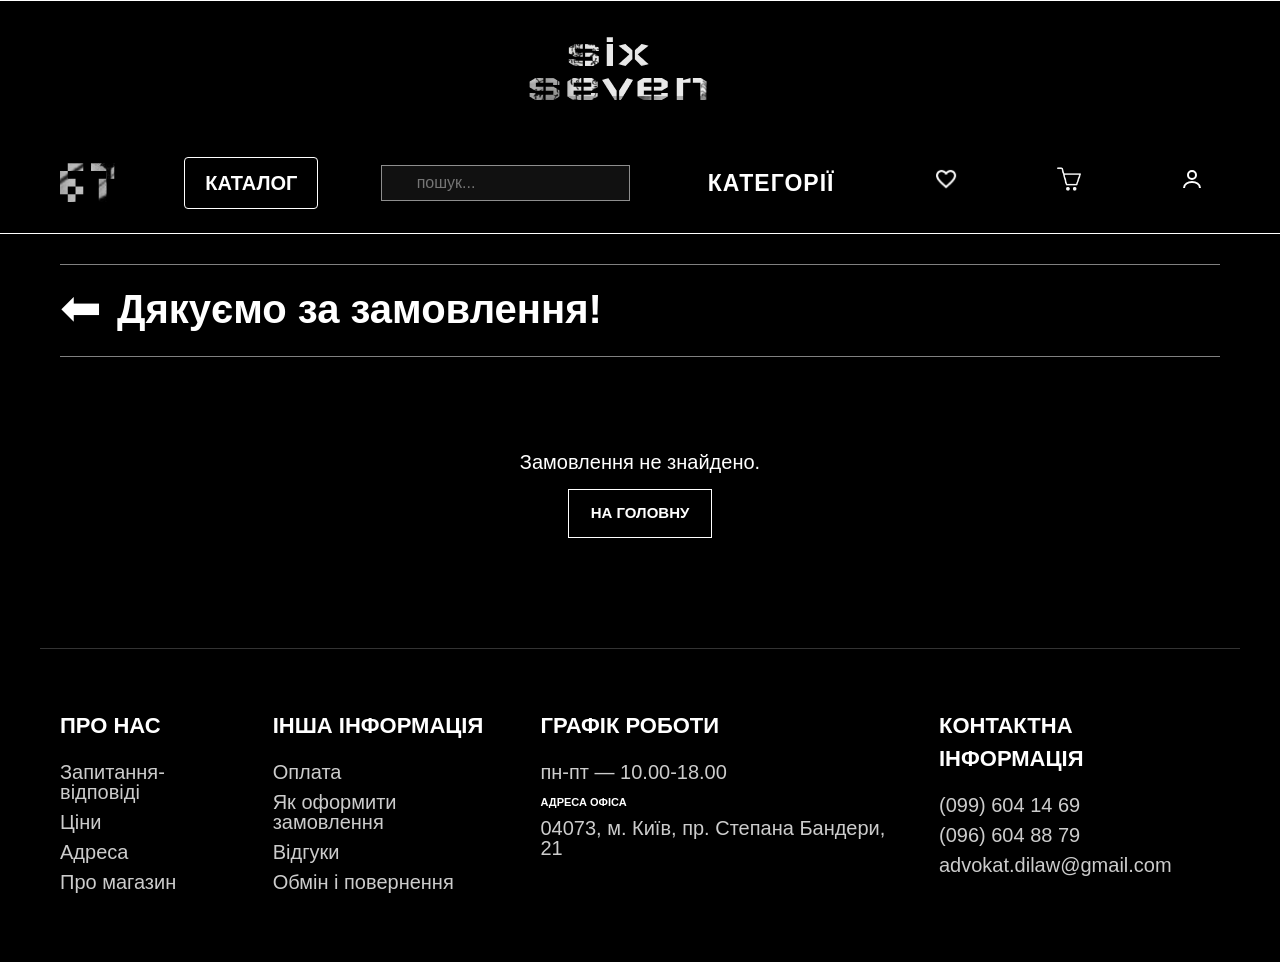
<file: thanks.html>
<!DOCTYPE html>
<html lang="uk">
<head>
    <meta charset="UTF-8">
    <meta name="viewport" content="width=device-width, initial-scale=1.0">
    <title>Дякуємо за замовлення — SIX SEVEN</title>
    <link rel="stylesheet" href="CSS/style.css">
    <link rel="stylesheet" href="CSS/shop.css">
    <script src="JavaScript/data.js" defer></script>
    <script src="JavaScript/store.js" defer></script>
    <script src="JavaScript/thanks.js" defer></script>
</head>
<body class="thanks-page">
    <header>
        <div class="header">
            <div class="logo-container">
            <a href="index.html" class="logo">
                <img src="img/logo.png" alt="SIX SEVEN">
            </a>
            </div>
            <div class="menu">
              <nav class="layout_menu">
                <ul>
                    <li>
                        <div class="mini_logo">
                            <a href="index.html">
                                <img src="img/logo mini.png" class="logo_mini logos" alt="SIX SEVEN">
                            </a>
                        </div>
                    </li>
                    <li class="dropdown main">
                        <div class="catalog">
                            <a href="index_3.html">КАТАЛОГ</a>
                        </div>
                        <div class="dropdown_wrapper">
                            <ul class="dropdown_menu">
                                <li><a href="index_3.html?cat=clothes">Одяг</a></li>
                                <li><a href="index_3.html?cat=new">Новинки</a></li>
                                <li><a href="index_3.html?cat=outerwear">Верхній одяг</a></li>
                                <li><a href="index_3.html?cat=sweatshirts">Світшоти</a></li>
                                <li><a href="index_3.html?cat=hoodies">Худі</a></li>
                                <li><a href="index_3.html?cat=tshirts">Футболки</a></li>
                                <li><a href="index_3.html?cat=tops">Топи</a></li>
                                <li><a href="index_3.html?cat=dresses">Сукні</a></li>
                                <li><a href="index_3.html?cat=jeans">Джинси</a></li>
                                <li><a href="index_3.html?cat=skirts">Спідниці</a></li>
                                <li><a href="index_3.html?cat=shorts">Шорти</a></li>
                                <li><a href="index_3.html?cat=accessories">Аксесуари</a></li>
                                <li><a href="index_3.html?cat=shoes">Взуття</a></li>
                            </ul>
                        </div>
                    </li>
                    <li class="main">
                        <form class="search-bar" role="search" action="index_3.html">
                            <input type="search" name="q" placeholder="пошук..." aria-label="Пошук">
                        </form>
                    </li>
                    <li class="main">
                        <a href="index.html#category">КАТЕГОРІЇ</a>
                    </li>
                    <li class="main icon-item">
                        <a href="favorites.html" class="icon-link" aria-label="Обране">
                            <img src="img/favourite.png" alt="Обране" class="heart logos">
                            <span class="badge" data-badge="fav" hidden></span>
                        </a>
                    </li>
                    <li class="main icon-item">
                        <a href="cart.html" class="icon-link" aria-label="Кошик">
                            <img src="img/basket.png" alt="Кошик" class="basket logos">
                            <span class="badge" data-badge="cart" hidden></span>
                        </a>
                    </li>
                    <li class="main icon-item">
                        <a href="account.html" class="icon-link account-link" aria-label="Особистий кабінет">
                            <svg class="logos" viewBox="0 0 24 24" width="24" height="24" fill="none" stroke="#fff" stroke-width="2" aria-hidden="true"><circle cx="12" cy="8" r="4"/><path d="M4 21c0-4 4-6 8-6s8 2 8 6"/></svg>
                        </a>
                    </li>
                </ul>
              </nav>
            </div>
        </div>
    </header>

    <main class="page container">
        <div class="page-title">
            <a href="index.html" class="back-arrow" aria-label="Назад">⬅</a>
            <h1>Дякуємо за замовлення!</h1>
        </div>

        <section class="panel thanks" id="thanksBox">
            <p class="thanks-icon">✔</p>
            <p class="page-lead">Ваше замовлення <b id="orderNumber"></b> прийнято.</p>
            <p class="muted" id="orderNote">Наш менеджер зв'яжеться з вами найближчим часом для підтвердження.</p>

            <div class="thanks-grid">
                <div>
                    <h2>Товари</h2>
                    <ul class="order-items" id="orderItems"></ul>
                </div>
                <div>
                    <h2>Доставка та оплата</h2>
                    <dl class="order-info" id="orderInfo"></dl>
                </div>
            </div>

            <div class="thanks-actions">
                <a href="index_3.html" class="btn-primary">Продовжити покупки</a>
                <a href="account.html" class="btn-outline">Мої замовлення</a>
            </div>
        </section>

        <div class="empty-state" id="thanksEmpty" hidden>
            <p>Замовлення не знайдено.</p>
            <a href="index.html" class="btn-outline">На головну</a>
        </div>
    </main>

    <footer>
                    <div class="footer-column">
                        <h3>Про нас</h3>
                        <p><a href="faq.html">Запитання-відповіді</a></p>
                        <p><a href="index_3.html">Ціни</a></p>
                        <p><a href="contacts.html">Адреса</a></p>
                        <p><a href="about.html">Про магазин</a></p>
                    </div>
                    <div class="footer-column">
                        <h3>Інша інформація</h3>
                        <p><a href="delivery.html#payment">Оплата</a></p>
                        <p><a href="delivery.html#how">Як оформити замовлення</a></p>
                        <p><a href="about.html#reviews">Відгуки</a></p>
                        <p><a href="delivery.html#return">Обмін і повернення</a></p>
                    </div>
                    <div class="footer-column">
                        <h3>Графік роботи</h3>
                        <p>пн-пт — 10.00-18.00</p>
                        <p><strong>Адреса офіса</strong></p>
                        <p>04073, м. Київ, пр. Степана Бандери, 21</p>
                    </div>
                    <div class="footer-column">
                        <h3>Контактна інформація</h3>
                        <p><a href="tel:+380996041469">(099) 604 14 69</a></p>
                        <p><a href="tel:+380966048879">(096) 604 88 79</a></p>
                        <p><a href="mailto:advokat.dilaw@gmail.com">advokat.dilaw@gmail.com</a></p>
                    </div>
                </footer>
</body>
</html>
</file>
<file: CSS/style.css>
* {
    color: #fff;
    font-size: 20px;
    box-sizing: border-box;
    margin: 0;
    padding: 0;
}

body {
    background-color: #000;
    color: #fff;
    font-family: 'Inter', sans-serif; 
    line-height: 1.5;
    margin: 0;
    padding: 0;
}

h2{
    font-size: 33px;
}
a {
    text-decoration: none;
    color: inherit;
}

ul {
    list-style: none;
}

.header {
    width: 100%;
    border-bottom: 1px solid #fff;
    border-top: 1px solid #fff;
    padding-top: 5px;
    padding-bottom: 5px;
}

.layout_menu > ul > li > a {
    border-radius: 8px;
    padding: 10px 16px;       
    display: inline-block;   
    text-transform: uppercase;
    box-sizing: border-box;  
}

.layout_menu > ul > li > a:hover {
    background: rgba(174, 174, 174, 0.319); 
}

.logo-container {
    text-align: center;
    padding: 20px 0;
}

.logo img {
    max-height: 84px;
}

.menu {
    max-width: 1200px;
    margin: 0 auto;
    padding: 10px 20px;
}

.layout_menu ul {
    display: flex;
    justify-content: space-between;
    align-items: center;
}

.main > a {
    text-transform: uppercase;
    font-weight: bold;
    font-size: 23px;
    letter-spacing: 1px;
}

.icon-item {
    margin-left: 5px !important; 
    display: inline-block;
}

.logos {
    height: 24px;
    width: auto;
}

.dropdown {
    position: relative;
}

.layout_menu > ul > .dropdown:hover > .dropdown_wrapper {
    display: block;
}

.dropdown_wrapper {
    position: absolute;
    z-index: 120;
    top: 100%;
    left: 0;
    padding: 8px;
    display: none;
}

.dropdown_menu {
    background: #fff;
    padding: 8px;
    list-style: none;
    margin: 0;
    min-width: 221px;
    border-radius: 12px;
    display: flex;
    flex-direction: column;
    gap: 2px; 
    box-shadow: 0px 0px 0px rgba(18, 40, 85, 0.04), 
                0px 0px 2px rgba(14, 16, 20, 0.08), 
                0px 4px 12px rgba(34, 36, 41, 0.08);
}

.dropdown_menu > li {
    display: block;
    width: 100%;
}

.dropdown_menu > li > a {
    padding: 8px 12px;
    display: block;
    border-radius: 6px;
    color: #0E1014;
    font-weight: 400;
    font-family: "SF Pro Text", sans-serif;
    font-size: 16px;
    line-height: 1.5;
    text-decoration: none;
    white-space: nowrap; 
}

.dropdown_menu > li > a:hover {
    background: #00000050;
    color: #ffffff;
}

.search-bar {
    position: relative;
    flex-grow: 1;
    max-width: 700px;
    border-radius: 8px;
}

.search-bar input {
    width: 100%;
    background-color: #111;
    border: 1px solid rgb(142, 142, 142);
    padding: 8px 12px 8px 35px;
    color: #fff;
    font-size: 16px;
}

.content {
    padding-top: 20px;
}

.container {
    max-width: 1200px;
    margin: 0 auto;
    padding: 0 20px;
}

.section_1 {
    display: flex;
    justify-content: center; 
    align-items: center;     
    width: 100%;
    margin: 0;
    padding: 0;
}

.section_1 img {
    min-width: 98vw;       
    max-width: 98vw;
    height: auto;           
    display: block;
    object-fit: cover;      
}

.section_2 h2 {
    text-align: center;
    text-transform: uppercase;
    margin: 40px 0 20px;
    font-weight: normal;
}

.section_2 {
    display: flex;
    flex-direction: column; 
    align-items: center;   
}

article {
    position: relative;
    background: #000;
    
}

.article_img {
    position: relative;
}

.article_img img {
    width: 100%;
    display: block;
}

.article_coments {
    position: absolute;
    top: 10px;
    right: 10px;
}

.article_coments .icon {
    width: 30px;
    margin-top: 7px;
    filter: invert(1); 
}

.section_2 h2 {
    text-align: center; 
    width: 100%;
    margin-bottom: 35px;
    text-transform: uppercase;
}

.product-grid {
    display: grid;
    grid-template-columns: repeat(4, 1fr); 
    gap: 98px;
}

.product-grid article {
    background-color: #121212; 
    border: 1px solid #252525;
    border-radius: 6px;
    width: 260px;
    padding: 16px;
    display: flex;
    flex-direction: column;
    align-items: center;    
    box-sizing: border-box;
}
.article_info {
    width: 100%;
    display: flex;
    flex-direction: column;
    align-items: center;
}

.type {
    margin: 0 0 12px 0;
    text-align: center;
}

.type a {
    color: #ffffff;
    font-size: 30px;
    line-height: 0.666666666;
    font-weight: bold;
}

.inf {
    margin: 0 0 16px 0;
    text-align: center;
}

.inf a {
    font-size: 20px;
}

.cost {
    font-size: 22px;
    text-align: center;
    margin: 0 0 20px 0;
}

.catalog {
    display: inline-block; 
    border: 1px solid #fff;
    padding: 10px 20px; 
    border-radius: 4px; 
}

.catalog a {
    text-decoration: none; 
    color: #fff; 
    font-weight: bold; 
}

.mini_logo img{
    height: 70px;
    width: auto;
    display: block;
}

.icon-item + .icon-item {
    margin-left: -154px;
}

.product-grid{
    background-image: url('../img/backgroundgoods.png');
    background-size: 120%; 
    background-size: cover;
    background-position: center;
    background-repeat: no-repeat;
}

.buttom_1{
    display: block;
    width: 100%;
    padding: 7px 0;
    color: #fff;
    text-align: center;
    text-decoration: none;
    text-transform: uppercase;
    font-size: 12px;
    border: 1px solid #fff; 
    margin-bottom: 10px;
}

.buttom_1:active{
    background-color: #ffffff98;
    color: #0E1014;
}

.buttom_2{
    display: block;
    width: 100%;
    padding: 7px 0;
    background-color: #ffffff;
    color: #0E1014;
    text-align: center;
    text-decoration: none;
    text-transform: uppercase;
    font-size: 12px;
    border: 1px solid #fff; 
}

.buttom_2:active{
    background-color: #424242a8;
    color: #e1e1e1;
}

.section_3 h2 {
    text-align: center;
    text-transform: uppercase;
    margin: 40px 0 20px;
    font-weight: normal;
}

.slider {
    position: relative;
    max-width: 1200px;
    margin: 0 auto;
    display: flex;
    justify-content: center;
    align-items: center;
    overflow: hidden;
}

.slider {
    position: relative;
    max-width: 1200px;
    margin: 0 auto;
    cursor: pointer; 
}

.slide {
    display: none;
    width: 100%;
}

.slide.active {
    display: block;
}

.slider img {
    width: 100%;
    height: auto;
}

.section_4 h2 {
    text-align: center;
    text-transform: uppercase;
    margin: 40px 0 20px;
    font-weight: normal;
}

.categories-grid {
    display: flex;
    justify-content: center; 
    flex-wrap: wrap;        
}

.categories-grid > a > img{
    border: 1px solid white;
    margin: 22px;
}

.section_5 h2 {
    text-align: center;
    text-transform: uppercase;
    margin: 40px 0 20px;
    font-weight: normal;
}

.card-container {
    max-width: 1200px;
    margin: 0 auto;
    padding: 0 20px;
    display: grid;
    grid-template-columns: repeat(4, 1fr); 
    gap: 20px;
}

.card {
    display: flex;
    flex-direction: column;
    align-items: center;
}

.btn {
    display: block;
    width: 100%;
    padding: 10px 0;
    color: #fff;
    text-align: center;
    text-decoration: none;
    text-transform: uppercase;
    font-size: 12px;
    border: 1px solid #fff; 
}

.btn:hover {
    background-color: #fff;
    color: rgb(0, 0, 0);
}

.card-container{
    display: grid; 
    grid-template-columns: repeat(4, 1fr); 
    gap: 20px;
    max-width: 1200px; 
    margin: 0 auto; 
    padding: 0 20px; 
    justify-content: center;
        
}

footer {
    padding: 60px 20px;
    border-top: 1px solid #333; 
    display: flex;
    justify-content: space-between;
    max-width: 1200px; 
    margin: 0 auto;
    gap: 30px;
}

.footer-column h3 {
    font-size: 22px;
    text-transform: uppercase; 
    margin-bottom: 20px;
    font-weight: bold;
}

.footer-column p {
    font-size: 20px;
    line-height: 1;
    margin-bottom: 10px;
    color: #ccc; 
}

.footer-column p strong {
    display: block;
    margin-top: 15px;
    text-transform: uppercase;
    font-size: 11px;
}
</file>
<file: CSS/shop.css>
[hidden] {
    display: none !important;
}

.no-scroll {
    overflow: hidden;
}

.muted {
    color: #9a9a9a;
    font-size: 16px;
}

.btn-primary,
.btn-outline {
    display: inline-block;
    padding: 12px 22px;
    text-align: center;
    text-transform: uppercase;
    font-size: 15px;
    font-weight: bold;
    border: 1px solid #fff;
    cursor: pointer;
    font-family: inherit;
    transition: background 0.2s, color 0.2s;
}

.btn-primary {
    background: #fff;
    color: #000;
}

.btn-primary:hover {
    background: #cfcfcf;
}

.btn-outline {
    background: none;
    color: #fff;
}

.btn-outline:hover {
    background: #fff;
    color: #000;
}

.link-btn {
    background: none;
    border: none;
    padding: 0;
    color: #fff;
    text-decoration: underline;
    cursor: pointer;
    font-size: inherit;
    font-family: inherit;
}

.catalog {
    display: inline-block;
    border: 1px solid #fff;
    padding: 10px 20px;
    border-radius: 4px;
}

.catalog a {
    font-weight: bold;
}

.icon-link {
    position: relative;
}

.badge {
    position: absolute;
    top: 2px;
    right: 4px;
    min-width: 20px;
    height: 20px;
    padding: 0 5px;
    border-radius: 10px;
    background: #fff;
    color: #000;
    font-size: 12px;
    font-weight: bold;
    line-height: 20px;
    text-align: center;
}

.account-link.logged-in::after {
    content: "";
    position: absolute;
    top: 8px;
    right: 12px;
    width: 8px;
    height: 8px;
    border-radius: 50%;
    background: #fff;
}

.search-suggest {
    position: absolute;
    top: calc(100% + 4px);
    left: 0;
    right: 0;
    z-index: 150;
    background: #111;
    border: 1px solid #8e8e8e;
    border-radius: 8px;
    overflow: hidden;
}

.suggest-item {
    display: flex;
    align-items: center;
    gap: 12px;
    padding: 8px 12px;
}

.suggest-item:hover {
    background: #2a2a2a;
}

.suggest-item img {
    width: 36px;
    height: 44px;
    object-fit: cover;
    background: #fff;
}

.suggest-name,
.suggest-price,
.suggest-empty {
    font-size: 15px;
}

.suggest-name {
    flex: 1;
}

.suggest-empty {
    padding: 12px;
    color: #9a9a9a;
}

.suggest-all {
    display: block;
    width: 100%;
    padding: 10px;
    border: none;
    border-top: 1px solid #333;
    background: none;
    color: #fff;
    font-size: 14px;
    cursor: pointer;
    text-align: left;
}

.suggest-all:hover {
    background: #2a2a2a;
}

.product-grid {
    gap: 40px 30px;
    justify-content: center;
    justify-items: center;
}

.product-grid article {
    transition: border-color 0.2s;
}

.product-grid article:hover {
    border-color: #666;
}

.article_info {
    flex: 1;
}

.article_img img {
    aspect-ratio: 257 / 316;
    object-fit: contain;
}

.type {
    margin: 14px 0 8px;
    min-height: 54px;
    display: flex;
    align-items: center;
    justify-content: center;
    line-height: 1.1;
}

.type a {
    font-size: 22px;
    font-weight: bold;
    line-height: 1.1;
}

.cost {
    margin: 0 0 8px;
    white-space: nowrap;
}

.inf {
    margin: 0 0 14px;
    max-width: 100%;
}

.inf a {
    display: block;
    font-size: 15px;
    color: #9a9a9a;
    white-space: nowrap;
    overflow: hidden;
    text-overflow: ellipsis;
}

.buttom_1,
.buttom_2 {
    padding: 0;
    cursor: pointer;
    transition: background 0.2s;
}

.buttom_1 {
    margin-top: auto;
    margin-bottom: 10px;
}

.buttom_1 a,
.buttom_2 a {
    display: block;
    padding: 8px 0;
    font-size: 14px;
}

.buttom_1:hover {
    background: #ffffff22;
}

.buttom_2:hover {
    background: #d6d6d6;
}

.fav-btn {
    width: 40px;
    height: 40px;
    border: none;
    border-radius: 50%;
    background: #ffffffd9;
    display: flex;
    align-items: center;
    justify-content: center;
    cursor: pointer;
}

.article_coments.fav-btn .icon {
    width: 24px;
    margin: 0;
    filter: invert(1);
}

.fav-btn.fav-active .icon {
    filter: brightness(0) saturate(100%) invert(16%) sepia(99%) saturate(7404%) hue-rotate(358deg) brightness(95%) contrast(118%);
}

.hero-slide {
    display: none;
}

.hero-slide.active {
    display: block;
}

.slider-dots {
    display: flex;
    justify-content: center;
    gap: 10px;
    margin-top: 14px;
}

.slider-dots button {
    width: 10px;
    height: 10px;
    border-radius: 50%;
    border: 1px solid #fff;
    background: none;
    cursor: pointer;
    padding: 0;
}

.slider-dots button.active {
    background: #fff;
}

.recent-hint {
    text-align: center;
    color: #9a9a9a;
    margin-top: 14px;
    font-size: 16px;
}

.recent-card .placeholder {
    width: 100%;
}

.recent-card .placeholder img {
    width: 100%;
    height: 226px;
    object-fit: contain;
    background: #fff;
    display: block;
}

.recent-name {
    margin-top: 8px;
    font-weight: bold;
}

.recent-price {
    color: #9a9a9a;
    font-size: 16px;
    margin-bottom: 8px;
}

.product-title-section {
    margin-left: 0;
}

.filters {
    width: 100%;
    display: flex;
    align-items: center;
    gap: 12px;
    margin-bottom: 30px;
}

.filters .results-info {
    margin-right: auto;
    color: #9a9a9a;
    font-size: 16px;
}

.filters select {
    background: #111;
    border: 1px solid #8e8e8e;
    color: #fff;
    padding: 8px 10px;
    font-size: 15px;
    border-radius: 4px;
}

.empty-state {
    text-align: center;
    padding: 60px 20px;
    display: flex;
    flex-direction: column;
    align-items: center;
    gap: 12px;
}

.page-empty h1 {
    font-size: 40px;
}

.content > footer {
    margin: 30px auto 0;
}

.breadcrumbs {
    margin: 20px 0 10px;
    font-size: 14px;
    color: #9a9a9a;
}

.breadcrumbs a,
.breadcrumbs span {
    font-size: 14px;
    color: #9a9a9a;
}

.breadcrumbs a:hover {
    color: #fff;
}

.thumbnails img {
    cursor: pointer;
    opacity: 0.7;
    transition: opacity 0.2s, border-color 0.2s;
}

.thumbnails img.active,
.thumbnails img:hover {
    border-color: #fff;
    opacity: 1;
}

.main-image {
    background: #fff;
}

.size-chart {
    background: none;
    border: none;
    color: #fff;
    font-size: 15px;
    cursor: pointer;
    text-decoration: underline;
}

.rating-stars:hover {
    text-decoration: underline;
}

.fav-toggle {
    align-self: flex-start;
    margin-top: 10px;
    padding: 10px 18px;
    background: none;
    border: 1px solid #fff;
    font-size: 16px;
    cursor: pointer;
}

.fav-toggle.active {
    background: #fff;
    color: #e42a11;
}

.size-section {
    margin: 20px 0 10px;
}

.size-grid {
    gap: 14px;
}

button.size-btn {
    margin-right: 0;
    font-family: inherit;
    transition: background 0.15s, color 0.15s;
}

.size-btn.selected {
    background: #fff;
    color: #000;
}

.size-btn:disabled {
    opacity: 0.3;
    cursor: not-allowed;
    text-decoration: line-through;
}

.size-btn:disabled:hover {
    background: none;
    color: #fff;
}

.size-grid.one-size .size-btn {
    width: auto;
    padding: 14px 24px;
}

.size-grid.shake {
    animation: shake 0.4s;
}

@keyframes shake {
    0%, 100% { transform: translateX(0); }
    25% { transform: translateX(-8px); }
    75% { transform: translateX(8px); }
}

.size-hint {
    text-align: center;
    color: #9a9a9a;
    font-size: 16px;
}

.size-hint.error {
    color: #ff6b57;
}

.size-hint b {
    color: #fff;
}

.action-buttons {
    margin-top: 24px;
}

.btn-one-click,
.btn-cart {
    font-size: 17px;
    text-transform: uppercase;
    font-family: inherit;
    transition: background 0.2s;
}

.btn-one-click:hover {
    background: #ffffff22;
}

.btn-cart:hover {
    background: #d6d6d6;
}

.reviews-wrapper {
    gap: 60px;
    margin-top: 50px;
}

.reviews-title {
    margin-bottom: 12px;
}

.reviews-average {
    color: #9a9a9a;
    font-size: 16px;
    margin-bottom: 20px;
}

.reviews-container {
    margin-top: 0;
    padding: 0;
    max-width: none;
}

.review-card {
    width: 100%;
    padding: 14px 18px;
}

.review-actions button {
    color: #000;
    border-radius: 6px;
}

.review-actions button.voted {
    background: #e5e5e5;
}

.review-date {
    display: inline-block;
    margin-right: 0;
    font-size: 14px;
    color: #777;
    margin-left: 0;
}

.review-rating {
    margin-bottom: 8px;
    display: flex;
    align-items: center;
    gap: 8px;
}

.no-reviews {
    color: #9a9a9a;
}

#reviewCards {
    display: flex;
    flex-direction: column;
    gap: 16px;
}

.review-form {
    display: flex;
    flex-direction: column;
    gap: 12px;
    padding: 18px;
    border: 1px solid #444;
    border-radius: 12px;
}

.review-form h4 {
    text-transform: uppercase;
    font-size: 16px;
}

.review-form input,
.review-form textarea,
.panel input,
.panel select,
.panel textarea,
.advisor input {
    width: 100%;
    background: #111;
    border: 1px solid #8e8e8e;
    color: #fff;
    padding: 10px 12px;
    font-size: 16px;
    font-family: inherit;
    border-radius: 4px;
}

.review-form textarea {
    resize: vertical;
}

.review-form input:focus,
.review-form textarea:focus,
.panel input:focus,
.panel select:focus,
.panel textarea:focus,
.advisor input:focus {
    outline: none;
    border-color: #fff;
}

.panel input:disabled {
    opacity: 0.6;
}

.review-form-bottom {
    display: flex;
    justify-content: space-between;
    align-items: center;
    gap: 12px;
}

.review-form-bottom .btn-cart {
    flex: none;
    padding: 10px 28px;
}

.star-input {
    display: flex;
    align-items: center;
    gap: 2px;
}

.star-label {
    font-size: 15px;
    color: #9a9a9a;
    margin-right: 6px;
}

.star-input button {
    background: none;
    border: none;
    font-size: 26px;
    color: #444;
    cursor: pointer;
    padding: 0;
}

.star-input button.on {
    color: #fff;
}

.form-error {
    color: #ff6b57;
    font-size: 15px;
}

.similar {
    margin-top: 70px;
    display: flex;
    flex-direction: column;
    align-items: center;
}

.similar h2 {
    text-transform: uppercase;
    font-weight: normal;
    margin-bottom: 30px;
    text-align: center;
}

.similar .product-grid {
    display: grid;
    grid-template-columns: repeat(4, 1fr);
    gap: 30px;
    width: 100%;
}

.similar article {
    background-color: #121212;
    border: 1px solid #252525;
    border-radius: 6px;
    padding: 12px;
    display: flex;
    flex-direction: column;
    align-items: center;
}

.similar .article_img {
    position: relative;
    width: 100%;
}

.similar .article_img img {
    width: 100%;
    display: block;
}

.similar .article_coments {
    position: absolute;
    top: 10px;
    right: 10px;
}

.similar .article_info {
    width: 100%;
    display: flex;
    flex-direction: column;
    align-items: center;
}

.similar .buttom_1,
.similar .buttom_2 {
    width: 100%;
    text-align: center;
    text-transform: uppercase;
    border: 1px solid #fff;
}

.similar .buttom_2 {
    background: #fff;
}

.similar .buttom_2 a {
    color: #0E1014;
}

.footer {
    margin-top: 70px;
}

.logo_1 {
    display: block;
    height: auto;
    padding: 40px 0 24px;
}

.logo_1 img {
    display: block;
    margin: 0 auto;
}

.footer-links {
    display: flex;
    justify-content: center;
    flex-wrap: wrap;
    gap: 24px;
    padding-bottom: 40px;
}

.footer-links a {
    font-size: 16px;
    color: #9a9a9a;
}

.footer-links a:hover {
    color: #fff;
}

.modal-overlay {
    position: fixed;
    inset: 0;
    z-index: 1000;
    background: rgba(0, 0, 0, 0.75);
    display: flex;
    align-items: center;
    justify-content: center;
    padding: 16px;
}

.modal {
    position: relative;
    width: 100%;
    max-width: 460px;
    max-height: 90vh;
    overflow-y: auto;
    background: #111;
    border: 1px solid #fff;
    border-radius: 12px;
    padding: 28px;
}

.modal-wide {
    max-width: 680px;
}

.modal-close {
    position: absolute;
    top: 8px;
    right: 14px;
    background: none;
    border: none;
    font-size: 34px;
    cursor: pointer;
    line-height: 1;
}

.modal-title {
    font-size: 22px;
    margin-bottom: 6px;
    padding-right: 30px;
}

.modal-sub {
    color: #9a9a9a;
    font-size: 15px;
    margin: 10px 0 16px;
}

.modal-link {
    display: inline-block;
    margin-top: 18px;
    font-size: 15px;
    text-decoration: underline;
}

.pick-size-grid {
    display: flex;
    flex-wrap: wrap;
    gap: 10px;
}

.pick-size {
    min-width: 60px;
    padding: 12px;
    background: none;
    border: 1px solid #fff;
    font-size: 18px;
    font-weight: bold;
    cursor: pointer;
}

.pick-size:hover:not(:disabled) {
    background: #fff;
    color: #000;
}

.pick-size:disabled {
    opacity: 0.3;
    text-decoration: line-through;
    cursor: not-allowed;
}

.size-table {
    width: 100%;
    border-collapse: collapse;
    margin-top: 14px;
}

.size-table th,
.size-table td {
    border: 1px solid #333;
    padding: 8px;
    text-align: center;
    font-size: 15px;
}

.size-table th {
    background: #fff;
    color: #000;
    font-size: 14px;
}

.advisor {
    border-top: 1px solid #333;
    padding-top: 16px;
    display: flex;
    flex-direction: column;
    gap: 12px;
}

.advisor h4 {
    text-transform: uppercase;
}

.advisor-fields {
    display: grid;
    grid-template-columns: repeat(2, 1fr);
    gap: 10px 16px;
}

.advisor label {
    display: flex;
    flex-direction: column;
    gap: 4px;
    font-size: 14px;
    color: #9a9a9a;
}

.advisor .btn-cart {
    padding: 12px;
    font-weight: bold;
    cursor: pointer;
}

.advisor-result {
    font-size: 17px;
}

.toast-box {
    position: fixed;
    right: 20px;
    bottom: 20px;
    z-index: 2000;
    display: flex;
    flex-direction: column;
    gap: 10px;
    max-width: calc(100vw - 40px);
}

.toast {
    display: flex;
    align-items: center;
    gap: 16px;
    padding: 14px 18px;
    background: #fff;
    border-radius: 8px;
    box-shadow: 0 6px 24px rgba(0, 0, 0, 0.5);
    animation: toast-in 0.25s ease-out;
    transition: opacity 0.4s, transform 0.4s;
}

.toast span,
.toast a {
    color: #000;
    font-size: 15px;
}

.toast a {
    font-weight: bold;
    white-space: nowrap;
    text-decoration: underline;
}

.toast-hide {
    opacity: 0;
    transform: translateY(10px);
}

@keyframes toast-in {
    from { opacity: 0; transform: translateY(20px); }
    to { opacity: 1; transform: translateY(0); }
}

.page {
    padding-top: 30px;
    padding-bottom: 50px;
}

.page-title {
    display: flex;
    align-items: center;
    gap: 15px;
    padding: 6px 0 10px;
    margin-bottom: 30px;
    border-bottom: 1px solid rgba(255, 255, 255, 0.5);
    border-top: 1px solid rgba(255, 255, 255, 0.5);
}

.page-title .back-arrow {
    font-size: 50px;
}

.page-title h1 {
    font-size: 40px;
    font-family: 'Arial Black', sans-serif;
}

.page-lead {
    font-size: 18px;
    margin-bottom: 20px;
}

.panel {
    border: 1px solid #333;
    border-radius: 10px;
    padding: 24px;
    background: #0b0b0b;
    display: flex;
    flex-direction: column;
    gap: 14px;
}

.panel h2 {
    font-size: 22px;
    text-transform: uppercase;
}

.panel label {
    display: flex;
    flex-direction: column;
    gap: 6px;
    font-size: 14px;
    color: #9a9a9a;
    text-transform: uppercase;
}

.panel .btn-primary {
    align-self: flex-start;
}

.cart-layout {
    display: grid;
    grid-template-columns: 1fr 340px;
    gap: 40px;
    align-items: start;
}

.cart-item {
    display: grid;
    grid-template-columns: 90px 1fr auto 110px 40px;
    align-items: center;
    gap: 20px;
    padding: 16px 0;
    border-bottom: 1px solid #333;
}

.cart-item:first-child {
    padding-top: 0;
}

.cart-img img {
    width: 90px;
    height: 110px;
    object-fit: cover;
    background: #fff;
    display: block;
}

.cart-name {
    font-size: 20px;
    font-weight: bold;
}

.cart-name:hover {
    text-decoration: underline;
}

.cart-line-total {
    text-align: right;
    font-weight: bold;
    white-space: nowrap;
}

.cart-remove {
    background: none;
    border: none;
    cursor: pointer;
    opacity: 0.6;
}

.cart-remove:hover {
    opacity: 1;
}

.cart-remove img {
    width: 20px;
    filter: invert(1);
}

.qty {
    display: inline-flex;
    align-items: center;
    border: 1px solid #fff;
}

.qty button {
    width: 36px;
    height: 36px;
    background: none;
    border: none;
    font-size: 20px;
    cursor: pointer;
}

.qty button:disabled {
    opacity: 0.3;
    cursor: default;
}

.qty span {
    min-width: 32px;
    text-align: center;
}

.summary {
    position: sticky;
    top: 20px;
    border: 1px solid #fff;
    padding: 24px;
    display: flex;
    flex-direction: column;
    gap: 12px;
}

.summary h2 {
    font-size: 22px;
    text-transform: uppercase;
    margin-bottom: 4px;
}

.sum-row {
    display: flex;
    justify-content: space-between;
    gap: 10px;
}

.sum-row span {
    font-size: 17px;
}

.sum-total {
    border-top: 1px solid #555;
    padding-top: 12px;
    margin-bottom: 8px;
}

.sum-total span {
    font-size: 22px;
    font-weight: bold;
}

.summary .btn-primary,
.summary .btn-outline {
    width: 100%;
}

.auth {
    max-width: 460px;
    margin: 0 auto;
    display: flex;
    flex-direction: column;
    gap: 20px;
}

.auth-tabs {
    display: flex;
}

.auth-tab {
    flex: 1;
    padding: 12px;
    background: none;
    border: none;
    border-bottom: 2px solid #333;
    cursor: pointer;
    font-weight: bold;
    text-transform: uppercase;
    color: #9a9a9a;
}

.auth-tab.active {
    border-bottom-color: #fff;
    color: #fff;
}

.profile-grid {
    display: grid;
    grid-template-columns: 1fr 1fr;
    gap: 30px;
    align-items: start;
}

#ordersList {
    display: flex;
    flex-direction: column;
    gap: 12px;
}

.order-card {
    border: 1px solid #333;
    border-radius: 8px;
    padding: 14px;
    display: flex;
    flex-direction: column;
    gap: 4px;
}

.order-card p {
    font-size: 16px;
}

.order-head {
    display: flex;
    justify-content: space-between;
    align-items: center;
}

.order-status {
    font-size: 13px;
    padding: 2px 10px;
    border: 1px solid #fff;
    border-radius: 12px;
}

.profile-links {
    display: flex;
    gap: 16px;
    margin-top: 30px;
    flex-wrap: wrap;
}

.thanks {
    max-width: 900px;
    margin: 0 auto;
    text-align: center;
}

.thanks-icon {
    font-size: 50px;
    width: 90px;
    height: 90px;
    line-height: 90px;
    margin: 0 auto;
    border: 2px solid #fff;
    border-radius: 50%;
}

.thanks-grid {
    display: grid;
    grid-template-columns: 1fr 1fr;
    gap: 30px;
    text-align: left;
    margin-top: 20px;
}

.thanks-grid h2 {
    font-size: 20px;
    margin-bottom: 12px;
}

.order-items li {
    display: flex;
    align-items: center;
    gap: 12px;
    padding: 8px 0;
    border-bottom: 1px solid #222;
}

.order-items img {
    width: 50px;
    height: 60px;
    object-fit: cover;
    background: #fff;
}

.order-items span {
    flex: 1;
    font-size: 16px;
}

.order-items small {
    font-size: 13px;
    color: #9a9a9a;
}

.order-info {
    display: grid;
    grid-template-columns: auto 1fr;
    gap: 8px 16px;
}

.order-info dt,
.order-info dd,
.order-info b {
    font-size: 16px;
}

.order-info dt {
    color: #9a9a9a;
}

.thanks-actions {
    display: flex;
    justify-content: center;
    gap: 16px;
    margin-top: 20px;
    flex-wrap: wrap;
}

.info-block {
    margin-bottom: 50px;
}

.info-block h2 {
    font-size: 26px;
    margin-bottom: 16px;
}

.info-block p {
    color: #ccc;
    margin-bottom: 12px;
    font-size: 18px;
}

.info-block a,
.page-lead a {
    text-decoration: underline;
}

.info-banner {
    width: 100%;
    display: block;
    margin-bottom: 30px;
    border: 1px solid #333;
}

.features {
    display: grid;
    grid-template-columns: repeat(4, 1fr);
    gap: 20px;
}

.feature {
    border: 1px solid #333;
    border-radius: 10px;
    padding: 20px;
}

.feature h3 {
    margin-bottom: 8px;
}

.feature p {
    font-size: 16px;
}

.steps,
.info-list {
    padding-left: 24px;
    display: flex;
    flex-direction: column;
    gap: 10px;
}

.steps {
    list-style: decimal;
}

.info-list {
    list-style: disc;
}

.steps li,
.info-list li,
.steps b,
.info-list b {
    font-size: 18px;
    color: #ddd;
}

.contacts-list {
    list-style: none;
    padding-left: 0;
}

.info-table {
    width: 100%;
    border-collapse: collapse;
}

.info-table th,
.info-table td {
    border: 1px solid #333;
    padding: 12px;
    text-align: left;
    font-size: 17px;
}

.info-table th {
    background: #fff;
    color: #000;
}

.faq details {
    border-bottom: 1px solid #333;
    padding: 16px 0;
}

.faq summary {
    cursor: pointer;
    font-weight: bold;
    font-size: 20px;
    list-style: none;
    display: flex;
    justify-content: space-between;
}

.faq summary::-webkit-details-marker {
    display: none;
}

.faq summary::after {
    content: "+";
    font-size: 26px;
}

.faq details[open] summary::after {
    content: "−";
}

.faq details p {
    margin-top: 10px;
}

.contacts-grid {
    display: grid;
    grid-template-columns: 1fr 1fr;
    gap: 40px;
    align-items: start;
}

.all-reviews {
    display: grid;
    grid-template-columns: repeat(2, 1fr);
    gap: 20px;
}

.all-reviews .review-card {
    background: #fff;
    border-radius: 12px;
    padding: 16px;
    display: flex;
    flex-direction: column;
    gap: 8px;
}

.all-reviews .review-header {
    display: flex;
    justify-content: space-between;
}

.all-reviews .review-author,
.all-reviews .review-rating,
.all-reviews .review-text,
.all-reviews .review-product {
    color: #000;
}

.all-reviews .review-text {
    font-size: 16px;
    margin: 0;
}

.all-reviews .review-product {
    font-size: 14px;
    text-decoration: underline;
}

@media (max-width: 1100px) {
    .product-grid {
        grid-template-columns: repeat(3, 1fr);
        gap: 30px;
    }

    .product-grid article {
        width: 100%;
    }

    footer {
        margin-left: auto;
        margin-right: auto;
    }
}

@media (max-width: 900px) {
    .layout_menu > ul {
        flex-wrap: wrap;
        gap: 10px;
        justify-content: center;
    }

    .layout_menu > ul > li.main:has(.search-bar) {
        order: 10;
        width: 100%;
    }

    .search-bar {
        max-width: none;
    }

    .main > a {
        font-size: 18px;
    }

    .product-grid,
    .similar .product-grid {
        grid-template-columns: repeat(2, 1fr);
        gap: 16px;
    }

    .card-container {
        grid-template-columns: repeat(2, 1fr);
    }

    .categories-grid > a > img {
        width: 100%;
        max-width: 340px;
        margin: 10px;
    }

    footer {
        flex-wrap: wrap;
    }

    .footer-column {
        flex: 1 1 40%;
    }

    .product-main {
        flex-direction: column;
    }

    .gallery {
        flex-direction: column-reverse;
        width: 100%;
    }

    .thumbnails {
        flex-direction: row;
    }

    .thumbnails img {
        width: 30%;
    }

    .main-image-container {
        width: 100%;
    }

    .size-section {
        flex-direction: column;
        width: 100%;
        left: 0;
        transform: none;
    }

    .size-grid {
        flex-wrap: wrap;
        gap: 10px;
    }

    .size-btn {
        width: 64px;
        height: 56px;
        font-size: 22px;
    }

    .reviews-wrapper {
        flex-direction: column;
        gap: 20px;
    }

    .reviews-content {
        flex: none;
        width: 100%;
    }

    .cart-layout,
    .profile-grid,
    .contacts-grid,
    .thanks-grid {
        grid-template-columns: 1fr;
    }

    .summary {
        position: static;
    }

    .features {
        grid-template-columns: repeat(2, 1fr);
    }

    .all-reviews {
        grid-template-columns: 1fr;
    }
}

@media (max-width: 600px) {
    h2 {
        font-size: 26px;
    }

    .logo img {
        max-height: 56px;
    }

    .mini_logo img {
        height: 46px;
    }

    .product-title-section h1,
    .page-title h1 {
        font-size: 26px;
    }

    .type {
        min-height: 44px;
    }

    .type a {
        font-size: 18px;
    }

    .cost {
        font-size: 18px;
    }

    .inf {
        display: none;
    }

    .filters {
        flex-wrap: wrap;
    }

    .cart-item {
        grid-template-columns: 80px 1fr 36px;
        grid-template-areas:
            "img info remove"
            "img qty total";
        gap: 8px 14px;
    }

    .cart-img { grid-area: img; }
    .cart-info { grid-area: info; }
    .cart-item .qty { grid-area: qty; justify-self: start; }
    .cart-line-total { grid-area: total; }
    .cart-remove { grid-area: remove; }

    .cart-img img {
        width: 80px;
        height: 96px;
    }

    .features,
    .advisor-fields {
        grid-template-columns: 1fr;
    }

    .action-buttons {
        flex-direction: column;
    }

    .review-form-bottom {
        flex-direction: column;
        align-items: stretch;
    }

    .footer-column {
        flex: 1 1 100%;
    }
}

.article_img img[src$=".jpg"],
.main-image[src$=".jpg"],
.thumbnails img[src$=".jpg"] {
    background: #fff;
}
</file>
<file: CSS/style_1.css>
:root{
    box-sizing: border-box;
    font-size: 18px;
    font-family: Arial, Helvetica, sans-serif;
    line-height: 1.3333333;
    color:#000000;
    background-image: url('../img/backstage_rg.png');

}

*,
*::after,
*::before{
    box-sizing: inherit;
}

.loyout_container{
    padding: 18px;
}

h1{
    font-size: 48px;
    line-height:1 ;
    font-weight: 700;
    color:#000000;
    margin: 64px 0 32px;
    text-align: center;
}

h1 a {
    color: #000000;
    text-decoration: none;
}

.form{
    background-color: #ffffffcc;
    border: 5px #000000 solid;
    max-width: 760px;
    padding: 32px ;
    border-radius: 16px;
    margin: 0 auto;
}

.field{
    display: flex;
    flex-flow: column nowrap;
    align-items: flex-start;
}

.field>label{
    font-weight: 700;
    text-transform: uppercase;
    margin: 0 16px 8px;

}
.field>label:hover,
label.checkbox:hover,
label.radio:hover{
    cursor: pointer;
}

.field.required>label::after{
    content: "*";
    color: #ff0000;
}

.control{
    background: white;
    border: 3px solid #323232;
    border-radius: 8px;
    outline: 0;
    width: 100%;
    padding: 16px;
    color: #1f1f1f;
    line-height: inherit;
}

select.control{
    appearance: none;
}

.control:focus{
    border-color: #323232;
}

input.control,
select.control{
    max-width: 450px;
}

::placeholder{
    color: #bbb6bc;
}

.error_massage{
    color: #E42A11;
    margin:8px 16px 0 ;
}

.field{
    margin-top: 30px;
}

.field + .no_label{
    margin-top: 8px;
}
.error{
    border-color: #E42A11;
}

.field > .checkbox,
.field > .radio{
    margin: 0;
    text-transform: none;
    font-weight: 400;
    position: relative;
}

.radio{
    padding: 12px 16px;
    padding-left: 40px;
}

.radio > input{
    position: absolute;
    top:16px;
    left:16px;
}

.checkbox{
  padding: 12px 0;
    padding-left: 4px; 
}

textarea.control{
    resize: vertical;
}

.form_action{
    display: flex;
    flex-flow: row wrap;
    margin: 16px -16px -16px;
}
.form_action > *{
    margin:16px;
    flex: 1 1 300px;
}

.btn_reset,
.btn_submit{
    outline: 0;
    border: 0;
    border-radius: 8px;
    cursor: pointer;
    text-transform: uppercase;
    font-weight: 700;
    padding: 12px 18px;
    display: inline-flex;
    flex-flow: row nowrap;
    justify-content: center;
}
.btn_reset{
    color: #ffffff;
    background: #5a5a5a;
}
.btn_submit{
    background: #000000;
    color: rgb(255, 255, 255);
}

.btn_reset::before,
.btn_submit::before{
    content:"";
    background-position: 50% 50%;
    background-repeat: no-repeat;
    display: block;
    width: 24px;
    height: 24px;
    margin-top: -3px;
    margin-right: 8px;
}

.btn_reset:focus{
    background-color: #ffffff;
    border: 1px solid;
    border-color: #1f1f1f;
}

.btn_submit:focus{
    background-color: #ffffff;
    border: 1px solid;
    border-color: #1f1f1f;
    color: #000000;
}

label[for="field_name"] > p {
    display: inline-block;
    margin-top: 30px;
}

.cross a{
    color: black;
    font-size: 90px;
    text-decoration: none;
}

.cross {
    position: absolute;
    top: 20px;   
    left: 20px;  
}
</file>
<file: CSS/checkout.css>
[hidden] {
    display: none !important;
}

.order-summary,
.empty-cart {
    background-color: #ffffffcc;
    border: 5px #000000 solid;
    max-width: 760px;
    padding: 24px 32px;
    border-radius: 16px;
    margin: 0 auto 24px;
}

.empty-cart {
    text-align: center;
}

.empty-cart a,
.summary-head a {
    color: #000;
    font-weight: 700;
}

.summary-head {
    display: flex;
    justify-content: space-between;
    align-items: baseline;
    margin-bottom: 12px;
}

.summary-head h2 {
    margin: 0;
    font-size: 24px;
    text-transform: uppercase;
}

.summary-items {
    list-style: none;
    margin: 0;
    padding: 0;
}

.summary-items li {
    display: flex;
    align-items: center;
    gap: 14px;
    padding: 8px 0;
    border-bottom: 1px solid #00000022;
}

.summary-items img {
    width: 56px;
    height: 68px;
    object-fit: cover;
    border-radius: 6px;
    background: #fff;
}

.summary-items span {
    flex: 1;
}

.summary-items small {
    color: #555;
}

.summary-rows {
    margin-top: 12px;
}

.summary-rows > div {
    display: flex;
    justify-content: space-between;
    gap: 16px;
    padding: 4px 0;
}

.summary-rows .discount {
    color: #1a7f37;
}

.summary-rows .promo-warning {
    color: #E42A11;
    font-size: 15px;
}

.summary-rows .total {
    font-weight: 700;
    font-size: 22px;
    border-top: 2px solid #000;
    margin-top: 6px;
    padding-top: 10px;
}

.field.error > label {
    color: #E42A11;
}

.control.error {
    border-color: #E42A11;
}

.checkbox a {
    color: #000;
}

.btn_submit:hover,
.btn_reset:hover {
    opacity: 0.85;
}

@media (max-width: 600px) {
    h1 {
        font-size: 32px;
        margin-top: 90px;
    }

    .form,
    .order-summary {
        padding: 18px;
    }

    .cross a {
        font-size: 60px;
    }
}
</file>
<file: CSS/style_2.css>
* {
    color: #fff;
    font-size: 20px;
    box-sizing: border-box;
    margin: 0;
    padding: 0;
}

body {
    background-color: #000;
    color: #fff;
    font-family: 'Inter', sans-serif; 
    line-height: 1.5;
    margin: 0;
    padding: 0;
}

h2{
    font-size: 33px;
}
a {
    text-decoration: none;
    color: inherit;
}

ul {
    list-style: none;
}

.header {
    width: 100%;
    border-bottom: 1px solid #fff;
    border-top: 1px solid #fff;
    padding-top: 10px;
    padding-bottom: 5px;
}

.layout_menu > ul > li > a {
    border-radius: 8px;
    padding: 10px 16px;       
    display: inline-block;   
    text-transform: uppercase;
    box-sizing: border-box;  
}

.layout_menu > ul > li > a:hover {
    background: rgba(174, 174, 174, 0.319); 
}

.logo-container {
    text-align: center;
    padding: 20px 0;
}

.logo img {
    max-height: 84px;
}

.menu {
    max-width: 1200px;
    margin: 0 auto;
    padding: 10px 20px;
}

.layout_menu ul {
    display: flex;
    justify-content: space-between;
    align-items: center;
}

.main > a {
    text-transform: uppercase;
    font-weight: bold;
    font-size: 23px;
    letter-spacing: 1px;
}

.icon-item {
    margin-left: 5px !important; 
    display: inline-block;
}

.logos {
    height: 24px;
    width: auto;
}

.dropdown {
    position: relative;
}

.layout_menu > ul > .dropdown:hover > .dropdown_wrapper {
    display: block;
}

.dropdown_wrapper {
    position: absolute;
    z-index: 120;
    top: 100%;
    left: 0;
    padding: 8px;
    display: none;
}

.dropdown_menu {
    background: #fff;
    padding: 8px;
    list-style: none;
    margin: 0;
    min-width: 221px;
    border-radius: 12px;
    display: flex;
    flex-direction: column;
    gap: 2px; 
    box-shadow: 0px 0px 0px rgba(18, 40, 85, 0.04), 
                0px 0px 2px rgba(14, 16, 20, 0.08), 
                0px 4px 12px rgba(34, 36, 41, 0.08);
}

.dropdown_menu > li {
    display: block;
    width: 100%;
}

.dropdown_menu > li > a {
    padding: 8px 12px;
    display: block;
    border-radius: 6px;
    color: #0E1014;
    font-weight: 400;
    font-family: "SF Pro Text", sans-serif;
    font-size: 16px;
    line-height: 1.5;
    text-decoration: none;
    white-space: nowrap; 
}

.dropdown_menu > li > a:hover {
    background: #00000050;
    color: #ffffff;
}

.search-bar {
    position: relative;
    flex-grow: 1;
    max-width: 700px;
    border-radius: 8px;
}

.search-bar input {
    width: 100%;
    background-color: #111;
    border: 1px solid rgb(142, 142, 142);
    padding: 8px 12px 8px 35px;
    color: #fff;
    font-size: 16px;
}

.mini_logo img{
    height: 70px;
    width: auto;
    display: block;
}
.container {
    max-width: 1200px;
    margin: 0 auto;
    padding: 0 20px;
}

.product-title-section {
    display: flex;
    align-items: center;
    gap: 15px;
    margin-bottom: 30px;
}

.back-arrow {
    font-size: 50px;
    text-decoration: none;
    color: #ffffff;
}

.product-title-section h1 {
    font-size: 50px;
    font-family: 'Arial Black', sans-serif; 
}

.product-main {
    display: flex;
    gap: 40px; 
    align-items: flex-start;
    margin-bottom: 40px;
}

.gallery {
    flex: 1.2;
    display: flex;
    flex-wrap: wrap;
    gap: 15px;
}

.thumbnails {
    display: flex;
    flex-direction: column;
    gap: 17px;

}

.thumbnails img {
    width: 150px;
    height: auto;
    object-fit: cover;
    border: 1px solid #222222;
}

.main-image-container {
    flex: 1;
    height: auto; 
    width: 600px;
    position: relative;
    display: flex;
    justify-content: center;
    align-items: center;
}

.main-image {
    max-width: 100%;
    max-height: 100%;
    object-fit: contain;
}

.slide-arrow {
    position: absolute;
    top: 50%;
    transform: translateY(-50%);
    background: none;
    border: none;
    color: #ffffff;
    font-size: 28px;
    cursor: pointer;
    padding: 5px;
    z-index: 2;
}

.left {
     left: -5px;
     }

.right {
     right: -5px; 
    }

.gallery-info {
    width: 100%;
    display: flex;
    justify-content: space-between;
    font-size: 11px;
    color: #777777;
    margin-top: 3px;
}

.model-info{
    font-size: 15px;
    color: #777777;
    margin-top: 3px;
}

.product-info {
    flex: 1;
    display: flex;
    flex-direction: column;
    gap: 15px;
}

.price {
    font-size: 30px;
    font-family: 'Arial Black', sans-serif;
    border-bottom: 1px solid #222222;
    padding-bottom: 10px;
}

.rating-stars {
    color: #ffffff;
}

.description h3 {
    text-transform: uppercase;
    margin-bottom: 5px;
}

.description p {
    color: #bbbbbb;
    margin-bottom: 3px;
}

.size-section {
    display: flex;
    flex-direction: row;      
    justify-content: center;  
    align-items: center;     
    gap: 20px;                
    width: 100vw; 
    position: relative;
    left: 50%;              
    transform: translateX(-50%); 
    margin-top: 30px; 
    margin-bottom: 30px; 
    box-sizing: border-box;
  }
  
  .size-label {
    font-size: 45px;        
    font-weight: bold;
    margin-right: 30px;
    margin-left: 32px;          
  }
  
  .size-grid {
    display: flex;
    justify-content: center; 
    align-items: center;
    gap: 33px;      
  }

.size-btn {
    font-size: 30px;
    border: 1px solid #ffffff; 
    background: none;
    color: #ffffff;
    padding: 14px 10px;
    font-weight: bold;
    width: 80px;
    height: 73px;
    text-align: center;
    margin-right: 40px;
    cursor: pointer;
}
.size-btn:hover,
.size-btn:active {
    background: white;
    color: #000000;
}

.action-buttons {
    display: flex;
    gap: 15px;
    margin-top: 40px;
}

.action-buttons button, 
.btn-one-click,
.btn-cart { 
    flex: 1;            
    padding: 12px;     
    font-weight: bold;
    cursor: pointer;
    box-sizing: border-box;
    text-align: center;
}

.btn-one-click {
    background: none;
    border: 1px solid #ffffff;
    color: #ffffff;
}

.btn-cart {
    background: #ffffff;
    border: 1px solid #ffffff;
    color: #000000;
}

.btn-cart:active {
    background: #ffffff60;
    border: 1px solid #ffffff;
    color: #ffffff;
}

.btn-one-click:active {
    background: #ffffff;
    border: 1px solid #000000;
    color: #0000009d;
}

.reviews-container {
    background-color: #000000; 
    padding: 20px;
    display: flex;
    flex-direction: column;
    gap: 20px;                 
    max-width: 600px;        
    width: 100%;
    box-sizing: border-box;
}

.review-card {
    background-color: #ffffff; 
    color: #000000;           
    border-radius: 8px;        
    padding: 20px;            
    box-sizing: border-box;
    box-shadow: 6px 6px 0px rgba(255, 255, 255, 0.2), 0px 4px 15px rgba(0, 0, 0, 0.3); 
}

.review-header {
    display: flex;
    justify-content: space-between; 
    align-items: center;           
    margin-bottom: 5px;
}

.review-author {
    color: #000000;
    font-weight: bold;
    font-size: 16px;
    font-family: sans-serif;
}

.review-actions {
    display: flex;
    gap: 10px;              
}

.review-actions button {
    background: none;
    border: none;
    padding: 0;
    cursor: pointer;
    font-size: 16px;
}

.review-rating {
    color: #000000;
    font-size: 18px;
    margin-bottom: 15px;       
}

.review-text {
    margin: 0;
    font-size: 14px;
    line-height: 1.5;
    font-family: sans-serif;
    color: #2b2b2b;           
}

.logo_1{
    height: 24px;
    width: auto;
    display: flex;
    justify-content: center;
}

  .reviews-wrapper {
    display: flex;
    align-items: flex-start;
    gap:90px;
    max-width: 1200px;
    width: 100%;
    margin: 25px auto 0;
    box-sizing: border-box;
  }
  
  .reviews-content {
    flex: 0 0 250px; 
    margin-top: 10px;
  }
  
  .rating-breakdown {
    display: flex;
    flex-direction: column;
    gap: 15px;
  }
  
.reviews-title{
    font-size: 24px;
    margin-bottom: 32px;
   
}

  .rate-row {
    display: flex;
    flex-direction: column;
    gap: 4px;
  }
  
  .rate-row span {
    color: #fff;
    font-size: 25px;
    letter-spacing: 2px;
  }
  
  .progress-bar {
    width: 100%;
    height: 6px;
    border: 1px solid #fff;
    border-radius: 10px;
    overflow: hidden;
  }
  
  .progress-fill {
    height: 100%;
    background-color: #fff;
  }
  
  .reviews-container {
    flex: 1; 
    display: flex;
    flex-direction: column;
    gap: 30px;
    margin-top: 15px;
  }
  
  .review-card {
    background-color: #fff;
    color: #000;
    padding: 10px;
    border-radius: 12px;
    box-shadow: 0 4px 15px rgba(255, 255, 255, 0.05);
    width: 800px;
  }

  .review-header {
    display: flex;
    justify-content: space-between;
    align-items: center;
    margin-bottom: 5px;
    margin-top: 5px;
  }
  
  .review-author {
    font-weight: bold;
    font-size: 21px;
  }

  .review-actions button {
    background: none;
    border: none;
    cursor: pointer;
    font-size: 16px;
    padding: 2px 6px;
  }
  
  .review-rating {
    color: #000;
    font-size: 20px;
    margin-bottom: 15px;
  }
  
  .review-text {
    margin: 0;
    font-size: 18px;
    color: #333;
  }
  
 .footer{
    margin-top: 15px;
    border-top: 3px white solid;
 }

  .logo_1 img{
    height: 84px;
    width: auto;
  }
  
  .logo_1{
    text-align: center;
    padding: 20px 0;
  }
</file>
<file: CSS/style_3.css>
* {
    color: #fff;
    font-size: 20px;
    box-sizing: border-box;
    margin: 0;
    padding: 0;
}

body {
    background-color: #000;
    color: #fff;
    font-family: 'Inter', sans-serif; 
    line-height: 1.5;
    margin: 0;
    padding: 0;
}

h2{
    font-size: 33px;
}
a {
    text-decoration: none;
    color: inherit;
}

ul {
    list-style: none;
}

.header {
    width: 100%;
    border-top: 1px solid #fff;
    padding-top: 5px;

}

.layout_menu > ul > li > a {
    border-radius: 8px;
    padding: 10px 16px;       
    display: inline-block;   
    text-transform: uppercase;
    box-sizing: border-box;  
}

.layout_menu > ul > li > a:hover {
    background: rgba(174, 174, 174, 0.319); 
}

.logo-container {
    text-align: center;
    padding: 20px 0;
}

.logo img {
    max-height: 84px;
}

.menu {
    max-width: 1200px;
    margin: 0 auto;
    padding: 10px 20px;
}

.layout_menu ul {
    display: flex;
    justify-content: space-between;
    align-items: center;
}

.main > a {
    font-weight: bold;
    font-size: 23px;
    letter-spacing: 1px;
}

.icon-item {
    margin-left: 5px !important; 
    display: inline-block;
}

.logos {
    height: 24px;
    width: auto;
}

.dropdown {
    position: relative;
}

.layout_menu > ul > .dropdown:hover > .dropdown_wrapper {
    display: block;
}

.dropdown_wrapper {
    position: absolute;
    z-index: 120;
    top: 100%;
    left: 0;
    padding: 8px;
    display: none;
}

.dropdown_menu {
    background: #fff;
    padding: 8px;
    list-style: none;
    margin: 0;
    min-width: 221px;
    border-radius: 12px;
    display: flex;
    flex-direction: column;
    gap: 2px; 
    box-shadow: 0px 0px 0px rgba(18, 40, 85, 0.04), 
                0px 0px 2px rgba(14, 16, 20, 0.08), 
                0px 4px 12px rgba(34, 36, 41, 0.08);
}

.dropdown_menu > li {
    display: block;
    width: 100%;
}

.dropdown_menu > li > a {
    padding: 8px 12px;
    display: block;
    border-radius: 6px;
    color: #0E1014;
    font-weight: 400;
    font-family: "SF Pro Text", sans-serif;
    font-size: 16px;
    line-height: 1.5;
    text-decoration: none;
    white-space: nowrap; 
}

.dropdown_menu > li > a:hover {
    background: #00000050;
    color: #ffffff;
}

.search-bar {
    position: relative;
    flex-grow: 1;
    max-width: 700px;
    border-radius: 8px;
}

.search-bar input {
    width: 100%;
    background-color: #111;
    border: 1px solid rgb(142, 142, 142);
    padding: 8px 12px 8px 35px;
    color: #fff;
    font-size: 16px;
}

.content {
    padding-top: 20px;
}

.container {
    max-width: 1200px;
    margin: 0 auto;
    padding: 0 20px;
}
.catalog {
    display: inline-block; 
    border: 1px solid #fff;
    padding: 10px 20px; 
    border-radius: 4px; 
}

.catalog a {
    text-decoration: none; 
    color: #fff; 
    font-weight: bold; 
}

.mini_logo img{
    height: 70px;
    width: auto;
    display: block;
}

.icon-item + .icon-item {
    margin-left: -154px;
}

.section_2 h2 {
    text-align: center;
    text-transform: uppercase;
    margin: 40px 0 20px;
    font-weight: normal;
}

.section_2, .section_3, .section_4, .section_5 {
    display: flex;
    flex-direction: column; 
    align-items: center;   
}

.section_3, .section_4, .section_5{
    margin-top: 40px;
}

article {
    position: relative;
    background: #000;
    
}

.article_img {
    position: relative;
}

.article_img img {
    width: 100%;
    display: block;
}

.article_coments {
    position: absolute;
    top: 10px;
    right: 10px;
}

.article_coments .icon {
    width: 30px;
    margin-top: 7px;
    filter: invert(1); 
}

.section_2 h2 {
    text-align: center; 
    width: 100%;
    margin-bottom: 35px;
}

.product-grid {
    display: grid;
    grid-template-columns: repeat(4, 1fr); 
    gap: 98px;
}

.product-grid article {
    background-color: #121212; 
    border: 1px solid #252525;
    border-radius: 6px;
    width: 260px;
    padding: 10px;
    display: flex;
    flex-direction: column;
    align-items: center;    
    box-sizing: border-box;
}
.article_info {
    width: 100%;
    display: flex;
    flex-direction: column;
    align-items: center;
}

.buttom_1{
    display: block;
    width: 100%;
    padding: 7px 0;
    color: #fff;
    text-align: center;
    text-decoration: none;
    text-transform: uppercase;
    font-size: 12px;
    border: 1px solid #fff; 
    margin-top: 15px;
}

.buttom_1:active{
    background-color: #ffffff98;
    color: #0E1014;
}

.buttom_2{
    display: block;
    width: 100%;
    padding: 7px 0;
    background-color: #ffffff;
    color: #0E1014;
    text-align: center;
    text-decoration: none;
    text-transform: uppercase;
    font-size: 12px;
    border: 1px solid #fff; 
}

.buttom_2:active{
    background-color: #424242a8;
    color: #e1e1e1;
}

.buttom_1{
    margin-bottom: 10px;
}

.back-arrow {
    font-size: 60px;
    text-decoration: none;
    color: #ffffff;
}

.product-title-section h1 {
    font-size: 40px;
    font-family: 'Arial Black', sans-serif; 
}

.product-title-section {
    display: flex;
    align-items: center;      
    justify-content: flex-start; 
    gap: 15px;                
    margin-left: -180px; 
    width: 100%;               
    border-bottom: 1px solid rgba(255, 255, 255, 0.516);
    border-top: 1px solid rgba(255, 255, 255, 0.516);
    padding-bottom: 10px;
    align-items: center;
    margin-bottom: 30px;
}

footer {
    padding: 60px 20px;
    border-top: 1px solid #333; 
    display: flex;
    justify-content: space-between;
    max-width: 1200px; 
    margin-top: 30px;
    margin-left: 160px;
    gap: 30px;
}

.footer-column h3 {
    font-size: 20px;
    margin-bottom: 20px;
    font-weight: bold;
}

.footer-column p {
    font-size: 16px;
    margin-bottom: 10px;
    color: #ccc; 
}
</file>
